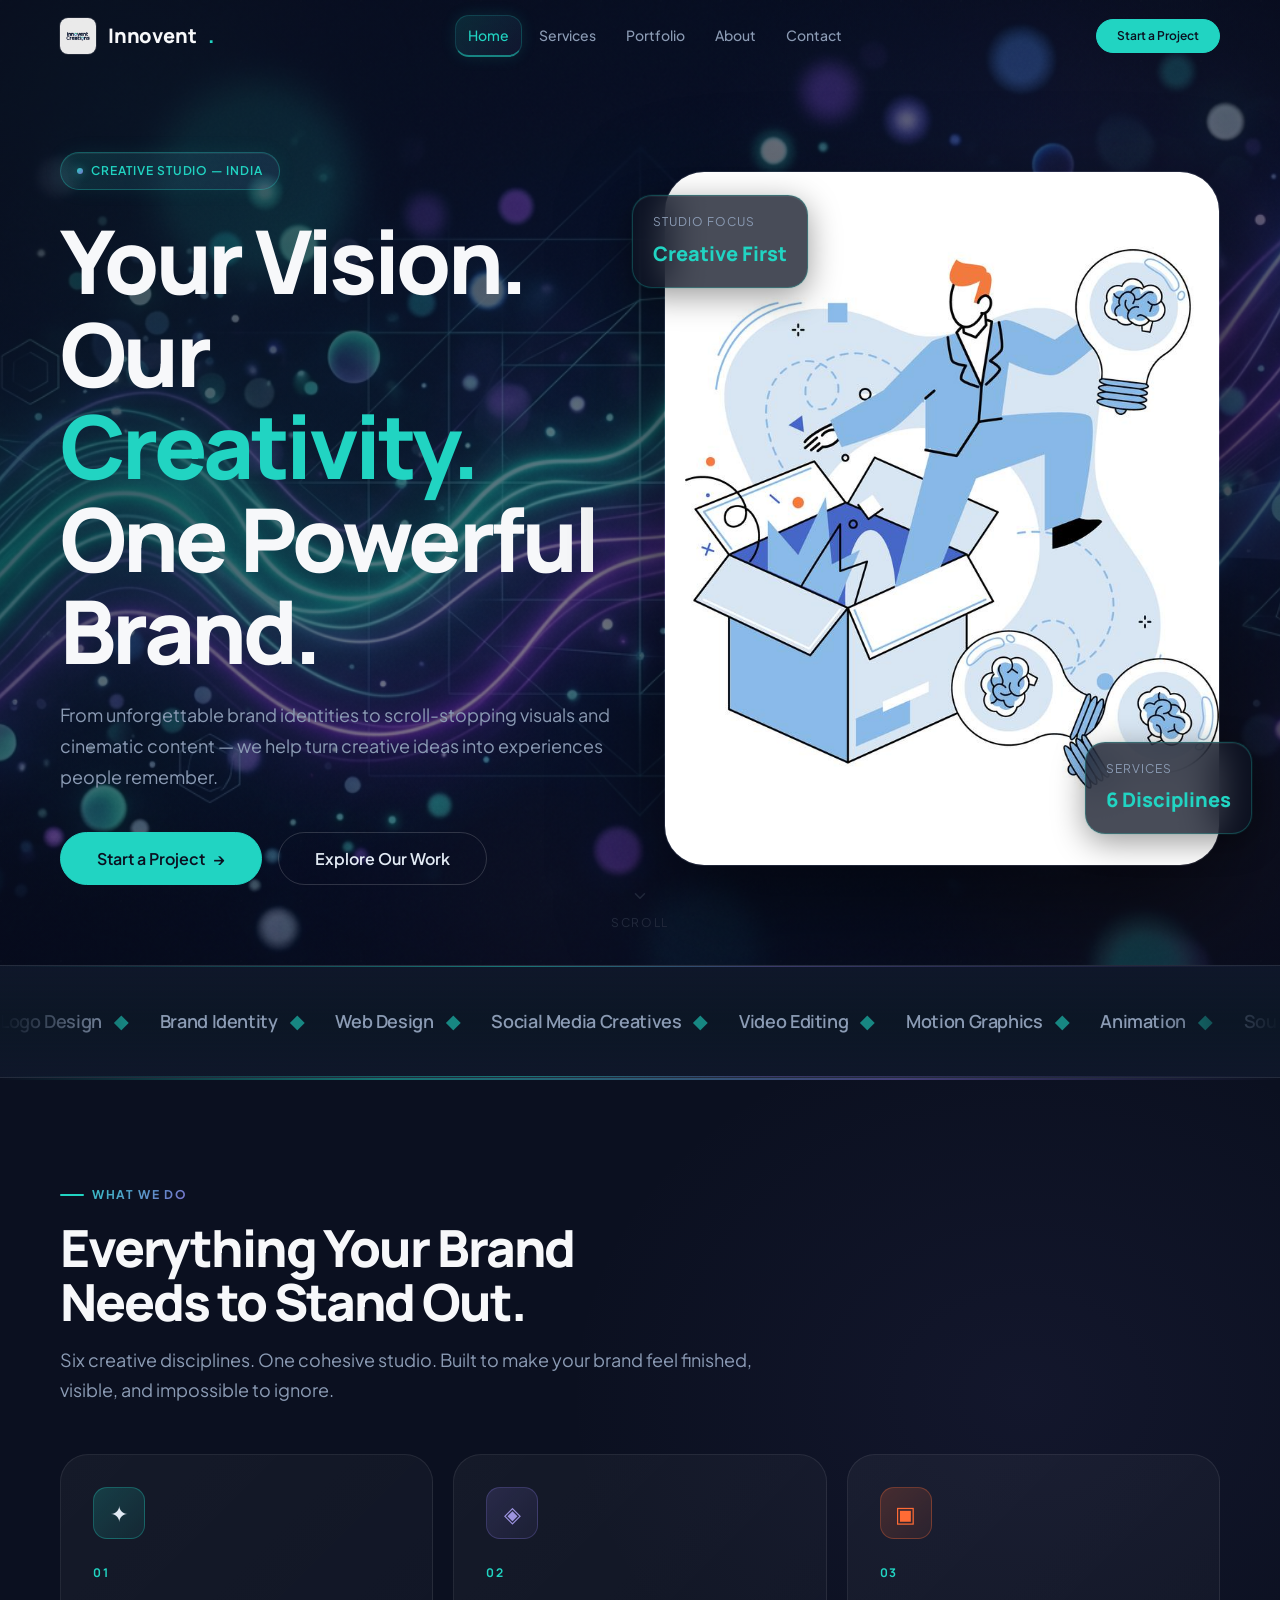
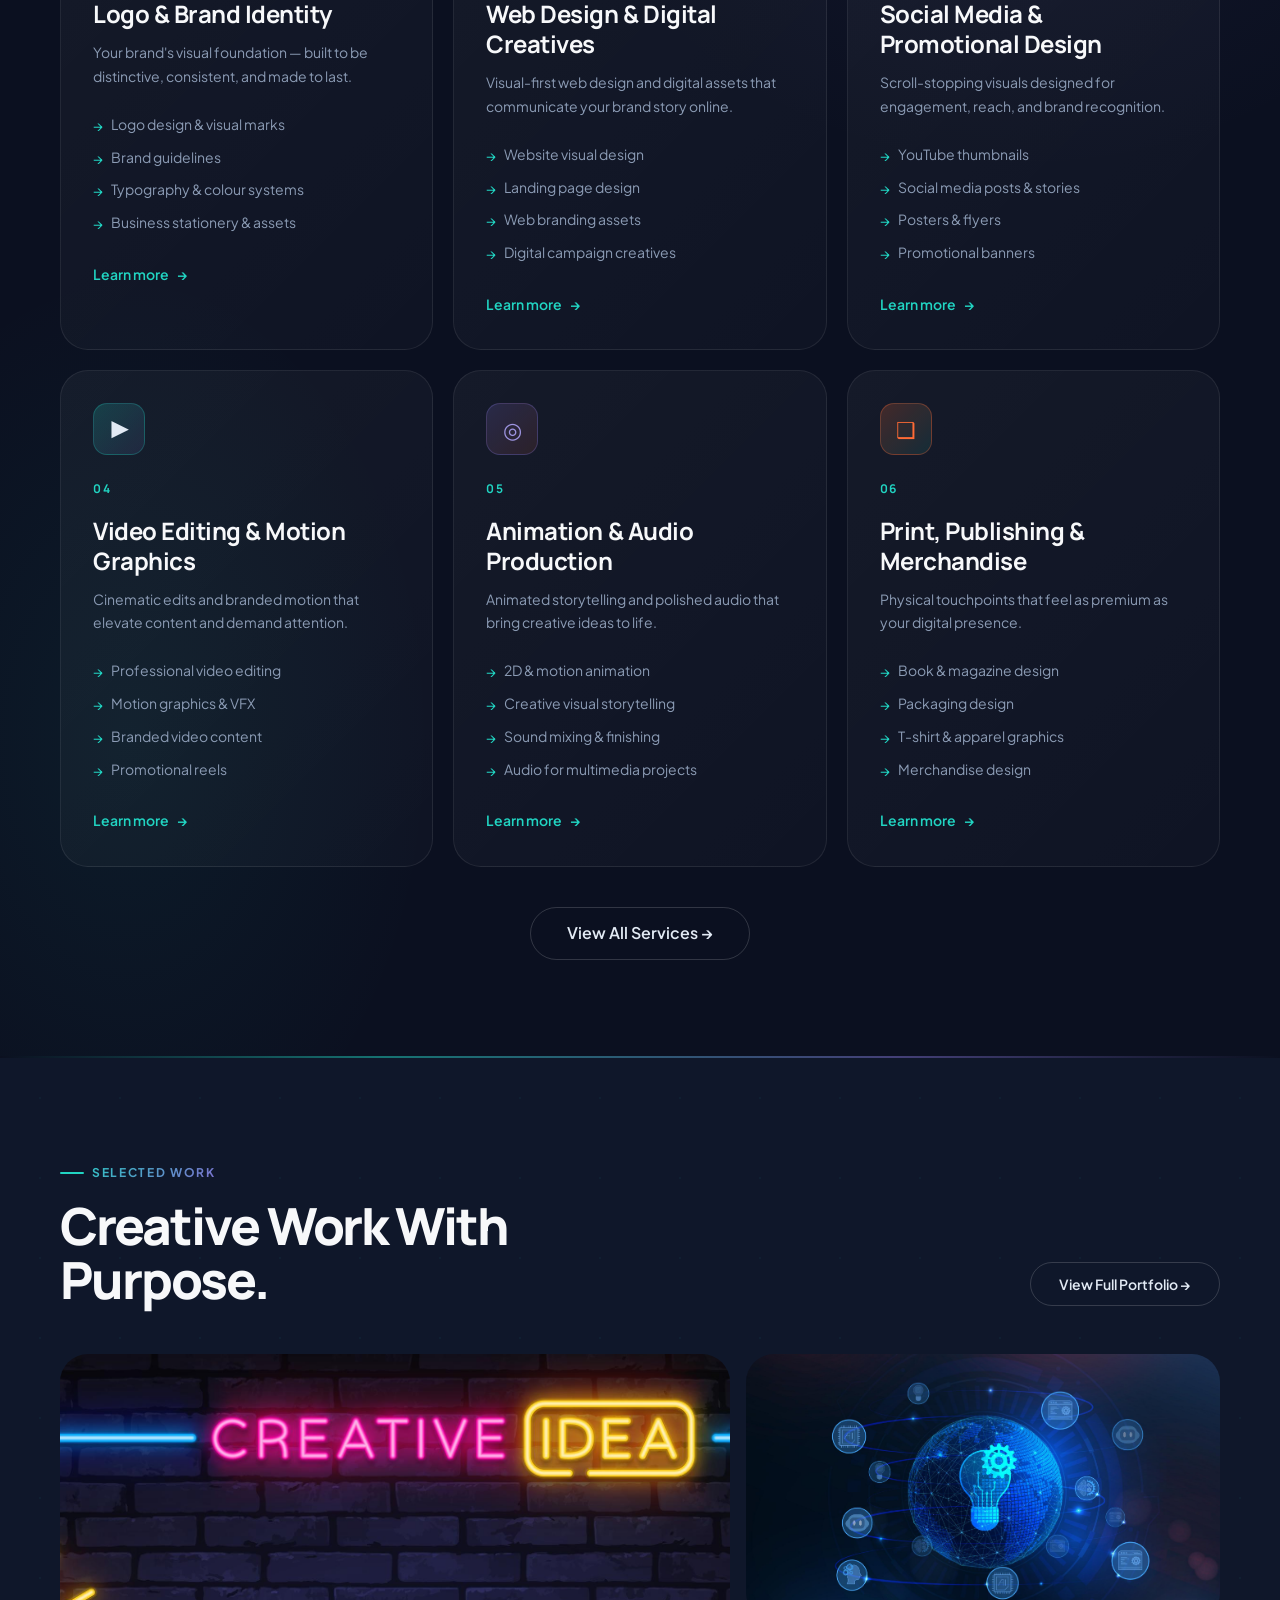
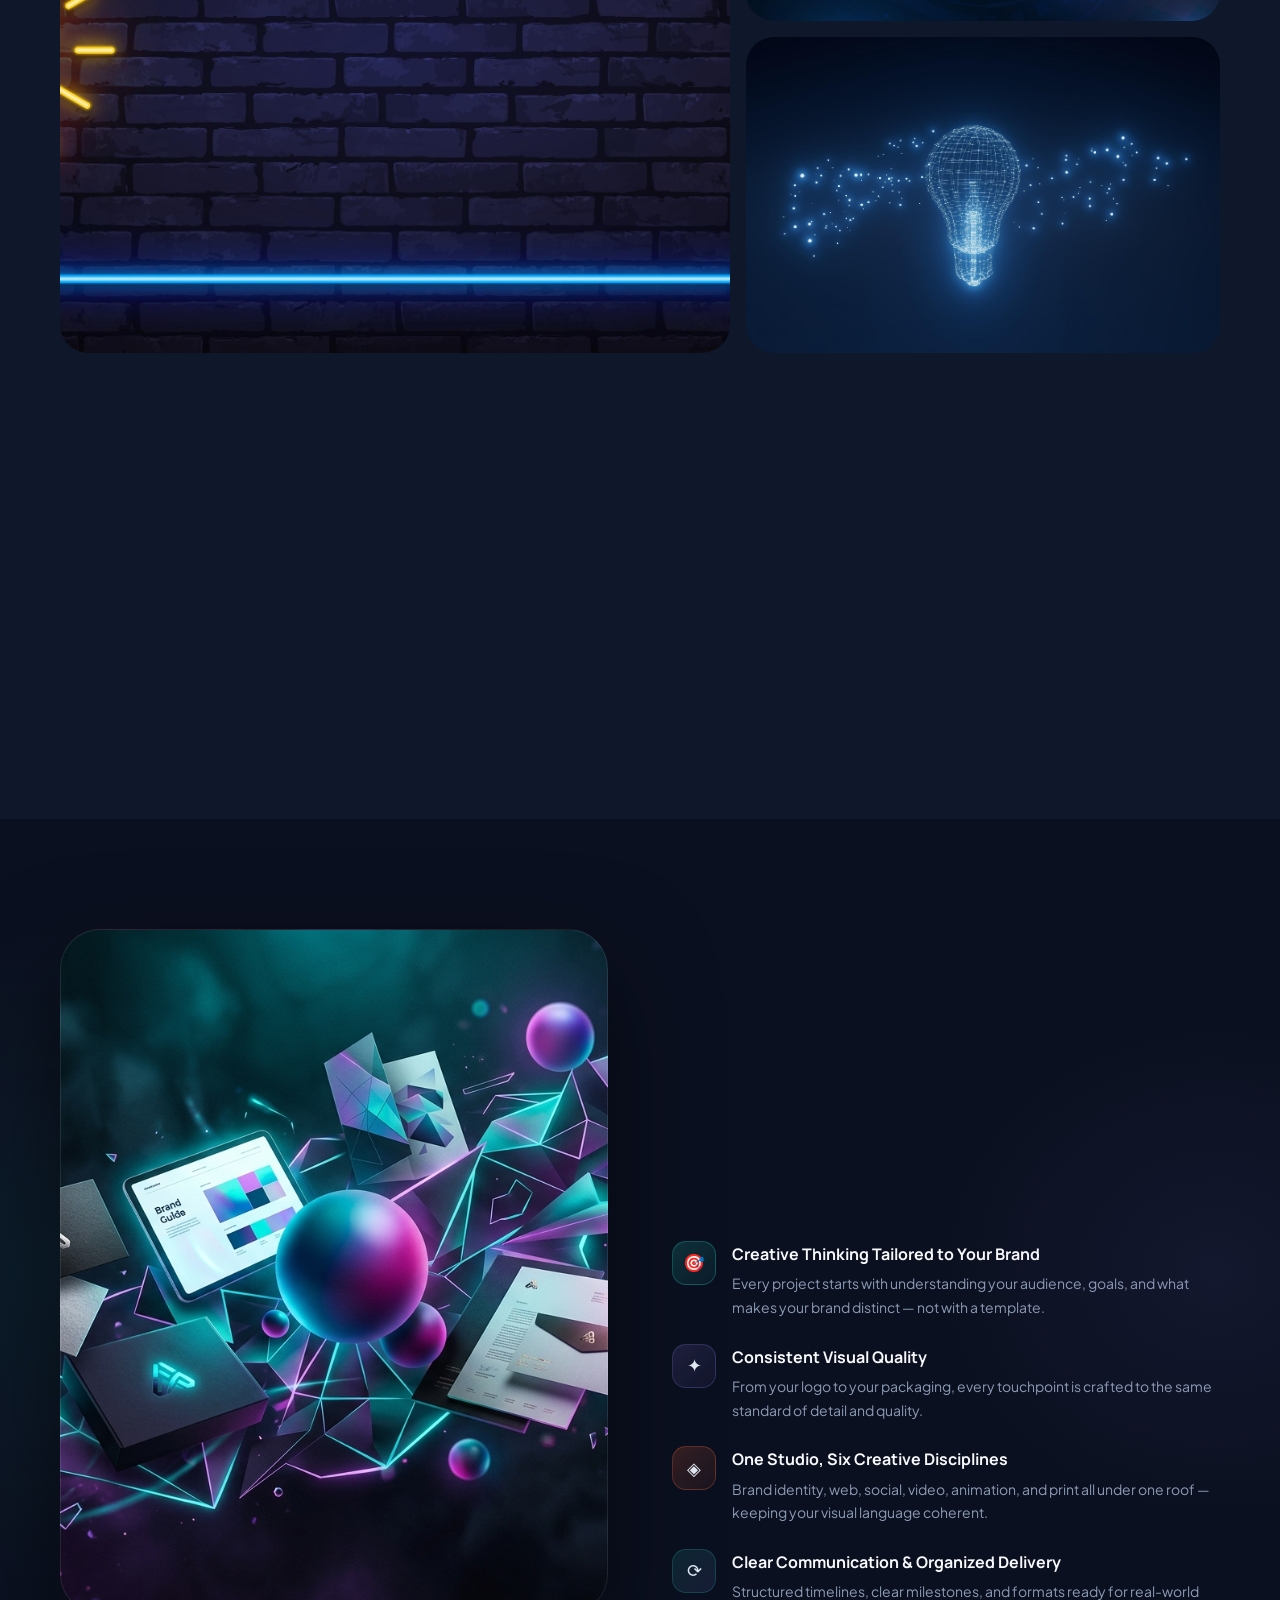
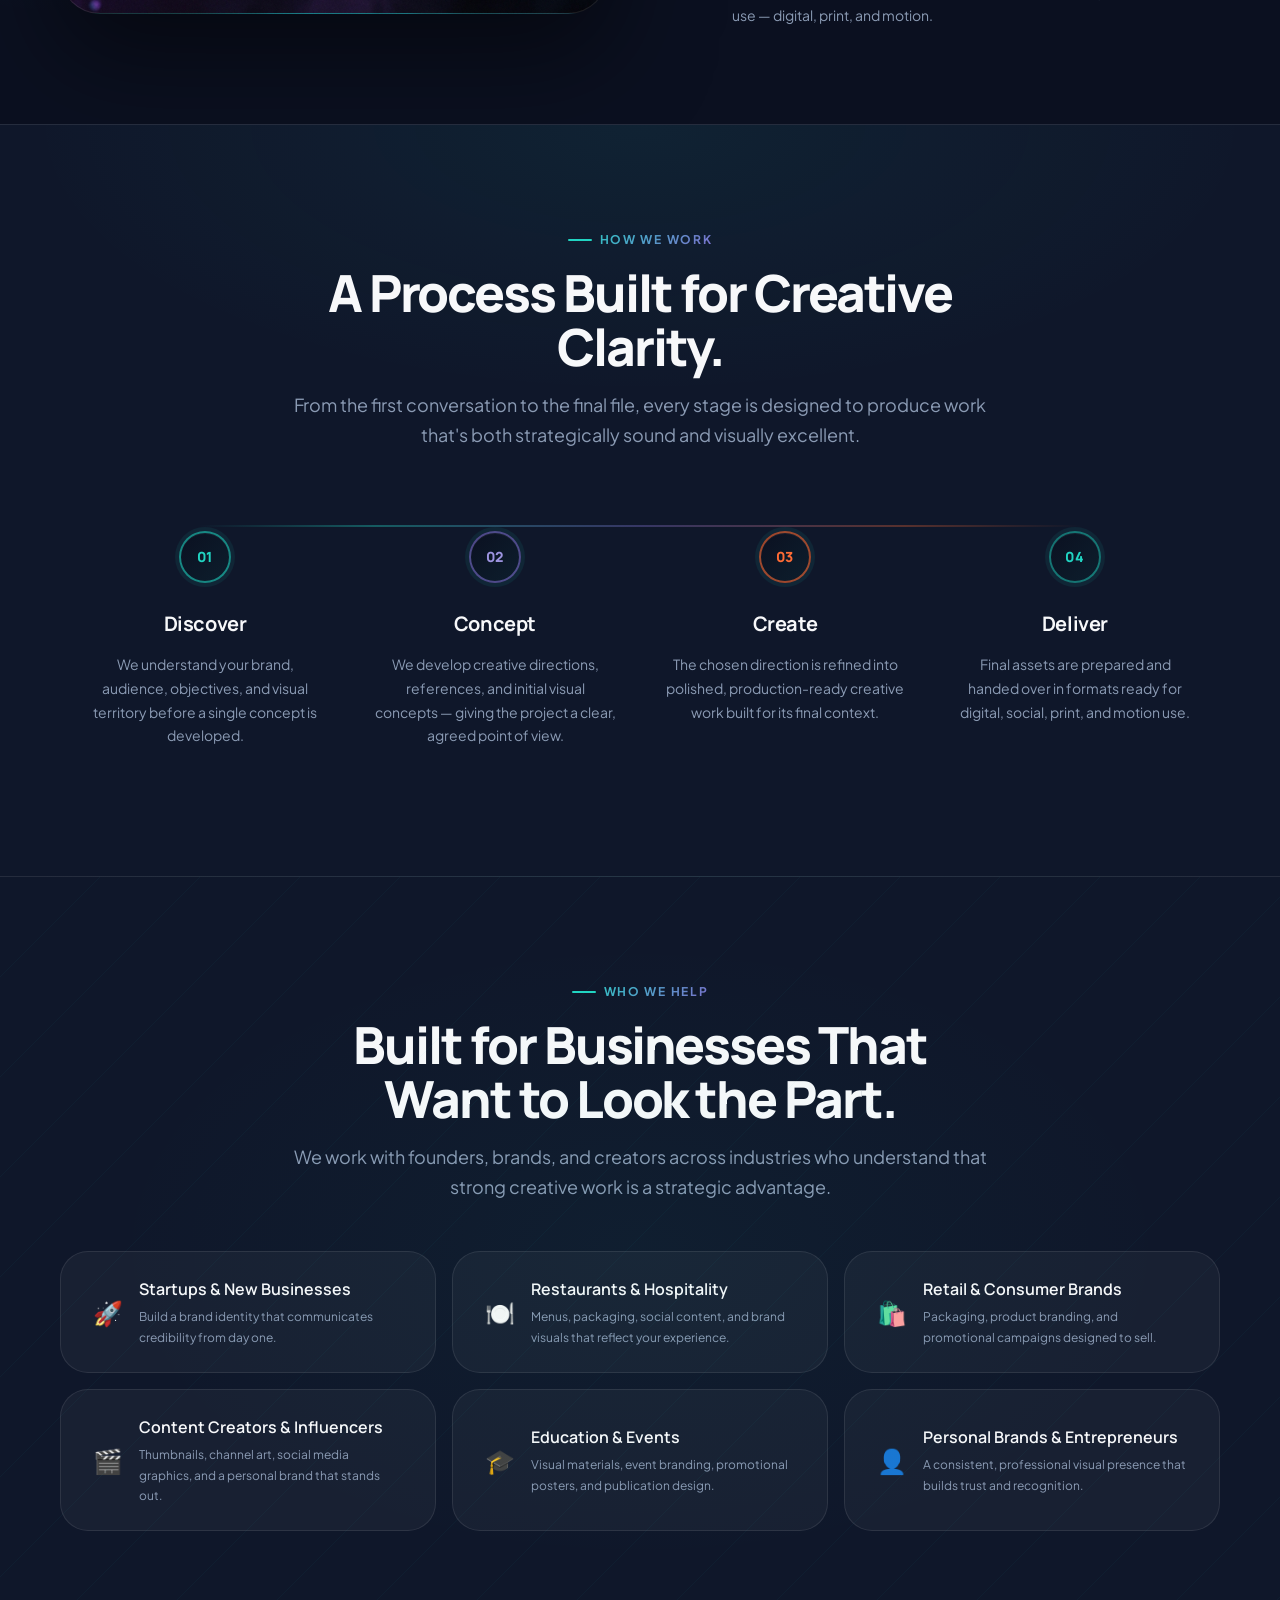
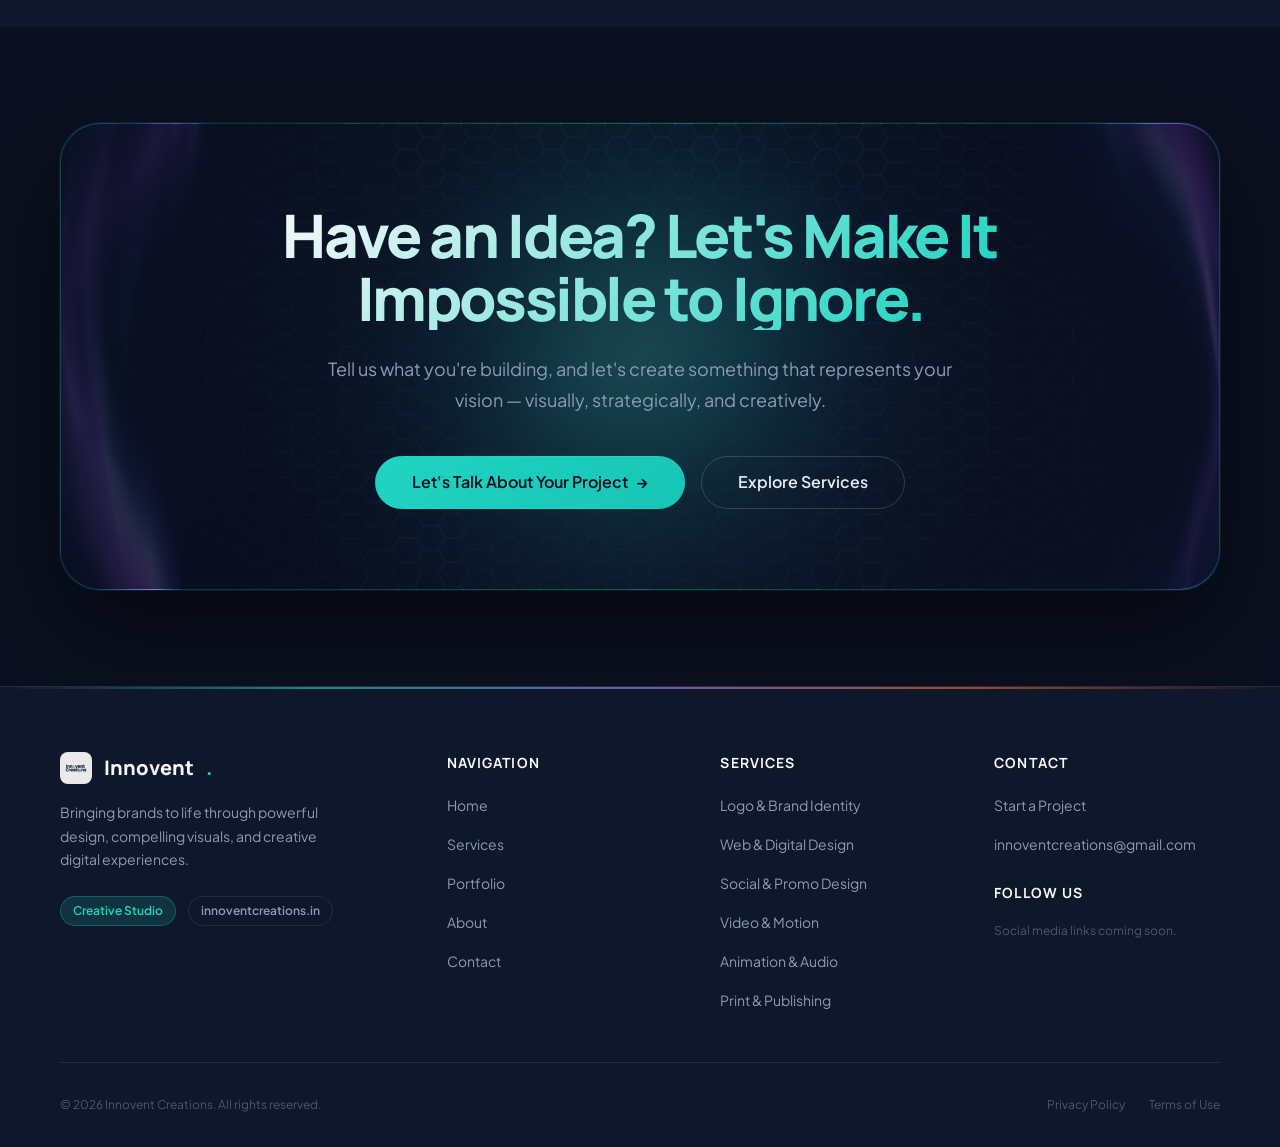
<file: index.html>
<!DOCTYPE html>
<html lang="en">
<head>
  <meta charset="UTF-8" />
  <meta name="viewport" content="width=device-width, initial-scale=1.0" />
  <title>Innovent Creations | Creative Design & Branding Studio</title>
  <meta name="description" content="Innovent Creations is a premium creative studio offering logo design, brand identity, web design, video editing, motion graphics, animation, and print design. Based in India." />
  <meta name="keywords" content="creative studio, logo design, brand identity, web design, graphic design, video editing, motion graphics, animation, packaging design, Innovent Creations" />
  <link rel="canonical" href="https://innoventcreations.in/" />

  <!-- Open Graph -->
  <meta property="og:type" content="website" />
  <meta property="og:title" content="Innovent Creations | Creative Design & Branding Studio" />
  <meta property="og:description" content="From brand identities to motion graphics and packaging, Innovent Creations builds creative work that makes brands impossible to ignore." />
  <meta property="og:url" content="https://innoventcreations.in/" />
  <meta property="og:site_name" content="Innovent Creations" />

  <!-- Fonts -->
  <link rel="preconnect" href="https://fonts.googleapis.com" />
  <link rel="preconnect" href="https://fonts.gstatic.com" crossorigin />
  <link href="https://fonts.googleapis.com/css2?family=Manrope:wght@300;400;500;600;700;800&family=Plus+Jakarta+Sans:wght@400;500;600;700;800&display=swap" rel="stylesheet" />

  <!-- Styles -->
  <link rel="stylesheet" href="./css/tokens.css" />
  <link rel="stylesheet" href="./css/base.css" />
  <link rel="stylesheet" href="./css/layout.css" />
  <link rel="stylesheet" href="./css/components.css" />
  <link rel="stylesheet" href="./css/home.css" />
  <link rel="stylesheet" href="./css/visuals.css" />
</head>
<body>

<!-- PAGE LOADER: Home (Digital Innovation & Creative Studio) -->
<div class="page-loader" id="page-loader" data-page="home" aria-hidden="true">
  <div class="page-loader__bar"></div>
  <div class="page-loader__backdrop"></div>
  <div class="page-loader__card">
    <div class="page-loader__icon-box">
      <img src="./assets/logo.jpeg" alt="Innovent" class="page-loader__logo" />
      <span class="page-loader__ring"></span>
      <span class="page-loader__ring-pulse"></span>
    </div>
    <div class="page-loader__text-wrap">
      <div class="page-loader__brand">Innovent<span class="page-loader__dot">.</span></div>
      <div class="page-loader__title">Digital Innovation &amp; Creative Studio</div>
      <div class="page-loader__tagline">Engineering Next-Gen Digital Products</div>
    </div>
    <div class="page-loader__meter"><div class="page-loader__fill"></div></div>
    <div class="page-loader__status">
      <span class="page-loader__status-pip"></span>
      <span class="page-loader__status-text">✦ Initializing Digital Experience</span>
    </div>
  </div>
</div>
<script>
  (function(){
    function hideLoader() {
      var el = document.getElementById('page-loader');
      if (el) { el.classList.add('loaded'); el.classList.remove('entering'); }
    }
    if (document.readyState === 'complete' || document.readyState === 'interactive') {
      setTimeout(hideLoader, 200);
    } else {
      window.addEventListener('DOMContentLoaded', function() { setTimeout(hideLoader, 200); });
      window.addEventListener('load', function() { setTimeout(hideLoader, 200); });
    }
    setTimeout(hideLoader, 380);
  })();
</script>

<!-- ────────────────────────────────────────
     NAVIGATION
──────────────────────────────────────── -->
<nav class="nav" role="navigation" aria-label="Main navigation">
  <div class="container">
    <div class="nav__inner">
      <a href="./index.html" class="nav__brand" aria-label="Innovent Creations — Home">
        <img src="./assets/logo.jpeg" alt="Innovent Creations logo" class="nav__brand-logo" />
        Innovent<span class="nav__brand-dot">.</span>
      </a>

      <div class="nav__links" role="menubar">
        <a href="./index.html" class="nav__link active" role="menuitem">Home</a>
        <a href="./pages/services.html" class="nav__link" role="menuitem">Services</a>
        <a href="./pages/portfolio.html" class="nav__link" role="menuitem">Portfolio</a>
        <a href="./pages/about.html" class="nav__link" role="menuitem">About</a>
        <a href="./pages/contact.html" class="nav__link" role="menuitem">Contact</a>
      </div>

      <div class="nav__actions">
        <a href="./pages/contact.html" class="btn btn--primary btn--sm">Start a Project</a>
        <button class="nav__hamburger" id="hamburger" aria-label="Toggle menu" aria-expanded="false" aria-controls="mobile-menu">
          <span></span>
          <span></span>
          <span></span>
        </button>
      </div>
    </div>
  </div>
</nav>

<!-- Mobile Menu -->
<div class="nav__mobile" id="mobile-menu" role="dialog" aria-label="Mobile navigation" aria-modal="true">
  <nav class="nav__mobile-links">
    <a href="./index.html" class="nav__mobile-link">Home</a>
    <a href="./pages/services.html" class="nav__mobile-link">Services</a>
    <a href="./pages/portfolio.html" class="nav__mobile-link">Portfolio</a>
    <a href="./pages/about.html" class="nav__mobile-link">About</a>
    <a href="./pages/contact.html" class="nav__mobile-link">Contact</a>
  </nav>
  <a href="./pages/contact.html" class="btn btn--primary btn--lg" style="align-self:flex-start">Start a Project →</a>
</div>

<main>

<!-- ────────────────────────────────────────
     HERO
──────────────────────────────────────── -->
<section class="hero" id="hero">
  <!-- Animated gradient orbs -->
  <div class="hero__orb hero__orb--1" aria-hidden="true"></div>
  <div class="hero__orb hero__orb--2" aria-hidden="true"></div>
  <div class="hero__orb hero__orb--3" aria-hidden="true"></div>
  <div class="container">
    <div class="hero__inner">
      <div class="hero__left">
        <div class="hero__badge reveal">
          <span class="hero__badge-dot"></span>
          Creative Studio — India
        </div>
        <h1 class="hero__title reveal" data-delay="1">
          <span class="hero__title-line">Your Vision.</span>
          <span class="hero__title-line">Our <em>Creativity.</em></span>
          <span class="hero__title-line">One Powerful Brand.</span>
        </h1>
        <p class="hero__sub reveal" data-delay="2">
          From unforgettable brand identities to scroll-stopping visuals and cinematic content — we help turn creative ideas into experiences people remember.
        </p>
        <div class="hero__actions reveal" data-delay="3">
          <a href="./pages/contact.html" class="btn btn--primary btn--lg">
            Start a Project
            <span class="btn__arrow">→</span>
          </a>
          <a href="./pages/portfolio.html" class="btn btn--outline btn--lg">
            Explore Our Work
          </a>
        </div>
      </div>

      <div class="hero__right reveal" data-delay="2">
        <div class="hero__float-card hero__float-card--tl reveal" data-delay="4">
          <div class="hero__float-label">Studio Focus</div>
          <div class="hero__float-val">Creative First</div>
        </div>
        <div class="hero__img-wrapper">
          <img src="./assets/poster.jpg" alt="Innovent Creations creative showcase" class="hero__main-img" />
        </div>
        <div class="hero__float-card hero__float-card--br reveal" data-delay="5">
          <div class="hero__float-label">Services</div>
          <div class="hero__float-val">6 Disciplines</div>
        </div>
      </div>
    </div>
  </div>

  <div class="hero__scroll-hint" aria-hidden="true">
    <svg width="18" height="18" viewBox="0 0 24 24" fill="none" stroke="currentColor" stroke-width="2" stroke-linecap="round" stroke-linejoin="round">
      <polyline points="6 9 12 15 18 9"></polyline>
    </svg>
    Scroll
  </div>
</section>

<!-- ────────────────────────────────────────
     CAPABILITIES TICKER
──────────────────────────────────────── -->
<section class="ticker-section" aria-label="Our creative capabilities">
  <div class="marquee">
    <div class="marquee__track" id="marquee-track">
      <span class="marquee__item">Logo Design <span class="marquee__sep" aria-hidden="true">◆</span></span>
      <span class="marquee__item">Brand Identity <span class="marquee__sep" aria-hidden="true">◆</span></span>
      <span class="marquee__item">Web Design <span class="marquee__sep" aria-hidden="true">◆</span></span>
      <span class="marquee__item">Social Media Creatives <span class="marquee__sep" aria-hidden="true">◆</span></span>
      <span class="marquee__item">Video Editing <span class="marquee__sep" aria-hidden="true">◆</span></span>
      <span class="marquee__item">Motion Graphics <span class="marquee__sep" aria-hidden="true">◆</span></span>
      <span class="marquee__item">Animation <span class="marquee__sep" aria-hidden="true">◆</span></span>
      <span class="marquee__item">Sound Mixing <span class="marquee__sep" aria-hidden="true">◆</span></span>
      <span class="marquee__item">Packaging Design <span class="marquee__sep" aria-hidden="true">◆</span></span>
      <span class="marquee__item">Book & Magazine Design <span class="marquee__sep" aria-hidden="true">◆</span></span>
      <span class="marquee__item">Merchandise Graphics <span class="marquee__sep" aria-hidden="true">◆</span></span>
    </div>
  </div>
</section>

<hr class="gradient-divider" aria-hidden="true" />

<!-- ────────────────────────────────────────
     SERVICES OVERVIEW
──────────────────────────────────────── -->
<section class="section services-section" id="services">
  <div class="container">
    <div class="section-head reveal">
      <span class="section-label">What We Do</span>
      <h2>Everything Your Brand Needs to Stand Out.</h2>
      <p>Six creative disciplines. One cohesive studio. Built to make your brand feel finished, visible, and impossible to ignore.</p>
    </div>

    <div class="services-grid">
      <!-- 1 -->
      <article class="service-card reveal" data-delay="1">
        <div class="service-card__icon" aria-hidden="true">✦</div>
        <div class="service-card__num">01</div>
        <h3 class="service-card__title">Logo & Brand Identity</h3>
        <p class="service-card__desc">Your brand's visual foundation — built to be distinctive, consistent, and made to last.</p>
        <ul class="service-card__list" aria-label="Deliverables">
          <li class="service-card__list-item">Logo design & visual marks</li>
          <li class="service-card__list-item">Brand guidelines</li>
          <li class="service-card__list-item">Typography & colour systems</li>
          <li class="service-card__list-item">Business stationery & assets</li>
        </ul>
        <a href="./pages/services.html#branding" class="service-card__link">Learn more <span aria-hidden="true">→</span></a>
      </article>

      <!-- 2 -->
      <article class="service-card reveal" data-delay="2">
        <div class="service-card__icon" aria-hidden="true">◈</div>
        <div class="service-card__num">02</div>
        <h3 class="service-card__title">Web Design & Digital Creatives</h3>
        <p class="service-card__desc">Visual-first web design and digital assets that communicate your brand story online.</p>
        <ul class="service-card__list" aria-label="Deliverables">
          <li class="service-card__list-item">Website visual design</li>
          <li class="service-card__list-item">Landing page design</li>
          <li class="service-card__list-item">Web branding assets</li>
          <li class="service-card__list-item">Digital campaign creatives</li>
        </ul>
        <a href="./pages/services.html#web" class="service-card__link">Learn more <span aria-hidden="true">→</span></a>
      </article>

      <!-- 3 -->
      <article class="service-card reveal" data-delay="3">
        <div class="service-card__icon" aria-hidden="true">▣</div>
        <div class="service-card__num">03</div>
        <h3 class="service-card__title">Social Media & Promotional Design</h3>
        <p class="service-card__desc">Scroll-stopping visuals designed for engagement, reach, and brand recognition.</p>
        <ul class="service-card__list" aria-label="Deliverables">
          <li class="service-card__list-item">YouTube thumbnails</li>
          <li class="service-card__list-item">Social media posts & stories</li>
          <li class="service-card__list-item">Posters & flyers</li>
          <li class="service-card__list-item">Promotional banners</li>
        </ul>
        <a href="./pages/services.html#social" class="service-card__link">Learn more <span aria-hidden="true">→</span></a>
      </article>

      <!-- 4 -->
      <article class="service-card reveal" data-delay="1">
        <div class="service-card__icon" aria-hidden="true">▶</div>
        <div class="service-card__num">04</div>
        <h3 class="service-card__title">Video Editing & Motion Graphics</h3>
        <p class="service-card__desc">Cinematic edits and branded motion that elevate content and demand attention.</p>
        <ul class="service-card__list" aria-label="Deliverables">
          <li class="service-card__list-item">Professional video editing</li>
          <li class="service-card__list-item">Motion graphics & VFX</li>
          <li class="service-card__list-item">Branded video content</li>
          <li class="service-card__list-item">Promotional reels</li>
        </ul>
        <a href="./pages/services.html#video" class="service-card__link">Learn more <span aria-hidden="true">→</span></a>
      </article>

      <!-- 5 -->
      <article class="service-card reveal" data-delay="2">
        <div class="service-card__icon" aria-hidden="true">◎</div>
        <div class="service-card__num">05</div>
        <h3 class="service-card__title">Animation & Audio Production</h3>
        <p class="service-card__desc">Animated storytelling and polished audio that bring creative ideas to life.</p>
        <ul class="service-card__list" aria-label="Deliverables">
          <li class="service-card__list-item">2D & motion animation</li>
          <li class="service-card__list-item">Creative visual storytelling</li>
          <li class="service-card__list-item">Sound mixing & finishing</li>
          <li class="service-card__list-item">Audio for multimedia projects</li>
        </ul>
        <a href="./pages/services.html#animation" class="service-card__link">Learn more <span aria-hidden="true">→</span></a>
      </article>

      <!-- 6 -->
      <article class="service-card reveal" data-delay="3">
        <div class="service-card__icon" aria-hidden="true">❑</div>
        <div class="service-card__num">06</div>
        <h3 class="service-card__title">Print, Publishing & Merchandise</h3>
        <p class="service-card__desc">Physical touchpoints that feel as premium as your digital presence.</p>
        <ul class="service-card__list" aria-label="Deliverables">
          <li class="service-card__list-item">Book & magazine design</li>
          <li class="service-card__list-item">Packaging design</li>
          <li class="service-card__list-item">T-shirt & apparel graphics</li>
          <li class="service-card__list-item">Merchandise design</li>
        </ul>
        <a href="./pages/services.html#print" class="service-card__link">Learn more <span aria-hidden="true">→</span></a>
      </article>
    </div>

    <div class="text-center" style="margin-top: var(--sp-10);">
      <a href="./pages/services.html" class="btn btn--outline btn--lg">View All Services →</a>
    </div>
  </div>
</section>

<hr class="gradient-divider" aria-hidden="true" />

<!-- ────────────────────────────────────────
     SELECTED WORK
──────────────────────────────────────── -->
<section class="section work-section" id="work">
  <div class="container">
    <div class="section-head reveal" style="display:flex; justify-content:space-between; align-items:flex-end; flex-wrap:wrap; gap:var(--sp-4);">
      <div>
        <span class="section-label">Selected Work</span>
        <h2>Creative Work With Purpose.</h2>
      </div>
      <a href="./pages/portfolio.html" class="btn btn--outline reveal" data-delay="1">View Full Portfolio →</a>
    </div>

    <div class="work-grid">
      <div class="work-item work-item--large reveal" data-delay="1">
        <img src="./assets/work1.jpg" alt="Brand identity and logo design concept" class="work-item__img" loading="lazy" />
        <div class="work-item__overlay">
          <p class="work-item__cat">Branding</p>
          <h3 class="work-item__title">Brand Identity Concept</h3>
        </div>
      </div>
      <div class="work-item work-item--med reveal" data-delay="2">
        <img src="./assets/work2.jpg" alt="Web design and digital creative" class="work-item__img" loading="lazy" />
        <div class="work-item__overlay">
          <p class="work-item__cat">Digital Design</p>
          <h3 class="work-item__title">Digital Creative</h3>
        </div>
      </div>
      <div class="work-item work-item--med reveal" data-delay="3">
        <img src="./assets/work3.jpg" alt="Poster and promotional design" class="work-item__img" loading="lazy" />
        <div class="work-item__overlay">
          <p class="work-item__cat">Social & Promo</p>
          <h3 class="work-item__title">Promotional Poster</h3>
        </div>
      </div>
      <div class="work-item work-item--med reveal" data-delay="4">
        <img src="./assets/work4.jpg" alt="Logo and brand identity design series" class="work-item__img" loading="lazy" />
        <div class="work-item__overlay">
          <p class="work-item__cat">Branding</p>
          <h3 class="work-item__title">Logo Identity Series</h3>
        </div>
      </div>
      <div class="work-item work-item--med reveal" data-delay="5">
        <img src="./assets/work5.jpg" alt="Social media and content design templates" class="work-item__img" loading="lazy" />
        <div class="work-item__overlay">
          <p class="work-item__cat">Social &amp; Promo</p>
          <h3 class="work-item__title">Social Media Kit</h3>
        </div>
      </div>
    </div>
  </div>
</section>

<!-- ────────────────────────────────────────
     WHY INNOVENT
──────────────────────────────────────── -->
<section class="section why-section" id="why">
  <div class="container">
    <div class="why-grid">
      <div class="why__left reveal">
        <div class="why__visual">
          <img src="./assets/poster.jpg" alt="Innovent Creations creative work" loading="lazy" />
        </div>
      </div>

      <div class="why__right">
        <div class="reveal">
          <span class="section-label">Why Choose Us</span>
          <h2 style="font-family:var(--font-display); font-size:clamp(2rem,4vw,3rem); font-weight:var(--fw-extrabold); color:var(--c-white); line-height:var(--lh-tight); letter-spacing:var(--ls-tight); max-width:16ch; margin-bottom:var(--sp-4);">
            More Than Good Design. Creative Work With Purpose.
          </h2>
          <p style="font-size:var(--fs-base); color:var(--c-muted); line-height:var(--lh-relaxed); margin-bottom:var(--sp-6); max-width:46ch;">
            We don't just make things look good. We create visuals that communicate your brand's value, build recognition, and support the business goals behind every project.
          </p>
        </div>

        <ul class="why__list">
          <li class="why-item reveal" data-delay="1">
            <div class="why-item__icon" aria-hidden="true">🎯</div>
            <div>
              <h3 class="why-item__title">Creative Thinking Tailored to Your Brand</h3>
              <p class="why-item__desc">Every project starts with understanding your audience, goals, and what makes your brand distinct — not with a template.</p>
            </div>
          </li>
          <li class="why-item reveal" data-delay="2">
            <div class="why-item__icon" aria-hidden="true">✦</div>
            <div>
              <h3 class="why-item__title">Consistent Visual Quality</h3>
              <p class="why-item__desc">From your logo to your packaging, every touchpoint is crafted to the same standard of detail and quality.</p>
            </div>
          </li>
          <li class="why-item reveal" data-delay="3">
            <div class="why-item__icon" aria-hidden="true">◈</div>
            <div>
              <h3 class="why-item__title">One Studio, Six Creative Disciplines</h3>
              <p class="why-item__desc">Brand identity, web, social, video, animation, and print all under one roof — keeping your visual language coherent.</p>
            </div>
          </li>
          <li class="why-item reveal" data-delay="4">
            <div class="why-item__icon" aria-hidden="true">⟳</div>
            <div>
              <h3 class="why-item__title">Clear Communication & Organized Delivery</h3>
              <p class="why-item__desc">Structured timelines, clear milestones, and formats ready for real-world use — digital, print, and motion.</p>
            </div>
          </li>
        </ul>
      </div>
    </div>
  </div>
</section>

<!-- ────────────────────────────────────────
     PROCESS
──────────────────────────────────────── -->
<section class="section" style="background:var(--c-bg-3); border-top:1px solid var(--c-border); border-bottom:1px solid var(--c-border);" id="process">
  <div class="container">
    <div class="section-head section-head--centered reveal">
      <span class="section-label" style="justify-content:center;">How We Work</span>
      <h2 style="margin-inline:auto;">A Process Built for Creative Clarity.</h2>
      <p>From the first conversation to the final file, every stage is designed to produce work that's both strategically sound and visually excellent.</p>
    </div>

    <div class="process-grid">
      <div class="process-step reveal" data-delay="1">
        <div class="process-step__num" aria-label="Step 1">01</div>
        <h3 class="process-step__title">Discover</h3>
        <p class="process-step__desc">We understand your brand, audience, objectives, and visual territory before a single concept is developed.</p>
      </div>
      <div class="process-step reveal" data-delay="2">
        <div class="process-step__num" aria-label="Step 2">02</div>
        <h3 class="process-step__title">Concept</h3>
        <p class="process-step__desc">We develop creative directions, references, and initial visual concepts — giving the project a clear, agreed point of view.</p>
      </div>
      <div class="process-step reveal" data-delay="3">
        <div class="process-step__num" aria-label="Step 3">03</div>
        <h3 class="process-step__title">Create</h3>
        <p class="process-step__desc">The chosen direction is refined into polished, production-ready creative work built for its final context.</p>
      </div>
      <div class="process-step reveal" data-delay="4">
        <div class="process-step__num" aria-label="Step 4">04</div>
        <h3 class="process-step__title">Deliver</h3>
        <p class="process-step__desc">Final assets are prepared and handed over in formats ready for digital, social, print, and motion use.</p>
      </div>
    </div>
  </div>
</section>

<!-- ────────────────────────────────────────
     INDUSTRIES
──────────────────────────────────────── -->
<section class="section industries-section" id="industries">
  <div class="container">
    <div class="section-head section-head--centered reveal">
      <span class="section-label" style="justify-content:center;">Who We Help</span>
      <h2 style="margin-inline:auto;">Built for Businesses That Want to Look the Part.</h2>
      <p>We work with founders, brands, and creators across industries who understand that strong creative work is a strategic advantage.</p>
    </div>

    <div class="industries-grid">
      <div class="industry-card reveal" data-delay="1">
        <span class="industry-card__icon" aria-hidden="true">🚀</span>
        <div>
          <h3 class="industry-card__name">Startups & New Businesses</h3>
          <p class="industry-card__desc">Build a brand identity that communicates credibility from day one.</p>
        </div>
      </div>
      <div class="industry-card reveal" data-delay="2">
        <span class="industry-card__icon" aria-hidden="true">🍽️</span>
        <div>
          <h3 class="industry-card__name">Restaurants & Hospitality</h3>
          <p class="industry-card__desc">Menus, packaging, social content, and brand visuals that reflect your experience.</p>
        </div>
      </div>
      <div class="industry-card reveal" data-delay="3">
        <span class="industry-card__icon" aria-hidden="true">🛍️</span>
        <div>
          <h3 class="industry-card__name">Retail & Consumer Brands</h3>
          <p class="industry-card__desc">Packaging, product branding, and promotional campaigns designed to sell.</p>
        </div>
      </div>
      <div class="industry-card reveal" data-delay="1">
        <span class="industry-card__icon" aria-hidden="true">🎬</span>
        <div>
          <h3 class="industry-card__name">Content Creators & Influencers</h3>
          <p class="industry-card__desc">Thumbnails, channel art, social media graphics, and a personal brand that stands out.</p>
        </div>
      </div>
      <div class="industry-card reveal" data-delay="2">
        <span class="industry-card__icon" aria-hidden="true">🎓</span>
        <div>
          <h3 class="industry-card__name">Education & Events</h3>
          <p class="industry-card__desc">Visual materials, event branding, promotional posters, and publication design.</p>
        </div>
      </div>
      <div class="industry-card reveal" data-delay="3">
        <span class="industry-card__icon" aria-hidden="true">👤</span>
        <div>
          <h3 class="industry-card__name">Personal Brands & Entrepreneurs</h3>
          <p class="industry-card__desc">A consistent, professional visual presence that builds trust and recognition.</p>
        </div>
      </div>
    </div>
  </div>
</section>

<!-- ────────────────────────────────────────
     CTA
──────────────────────────────────────── -->
<section class="section cta-section" id="contact-cta">
  <div class="container">
    <div class="cta-panel reveal">
      <h2 class="cta-panel__title">Have an Idea? Let's Make It Impossible to Ignore.</h2>
      <p class="cta-panel__sub">Tell us what you're building, and let's create something that represents your vision — visually, strategically, and creatively.</p>
      <div class="cta-panel__actions">
        <a href="./pages/contact.html" class="btn btn--primary btn--lg">
          Let's Talk About Your Project
          <span class="btn__arrow">→</span>
        </a>
        <a href="./pages/services.html" class="btn btn--outline btn--lg">Explore Services</a>
      </div>
    </div>
  </div>
</section>

</main>

<!-- ────────────────────────────────────────
     FOOTER
──────────────────────────────────────── -->
<footer class="footer" role="contentinfo">
  <div class="container">
    <div class="footer__top">
      <div>
        <div class="footer__brand">
          <img src="./assets/logo.jpeg" alt="Innovent Creations" class="footer__brand-logo" />
          Innovent<span style="color:var(--c-teal)">.</span>
        </div>
        <p class="footer__tagline">Bringing brands to life through powerful design, compelling visuals, and creative digital experiences.</p>
        <div style="display:flex; gap:var(--sp-3); flex-wrap:wrap;">
          <span class="badge badge--teal">Creative Studio</span>
          <span class="badge badge--outline">innoventcreations.in</span>
        </div>
      </div>

      <div>
        <h3 class="footer__col-title">Navigation</h3>
        <ul class="footer__links">
          <li><a href="./index.html" class="footer__link">Home</a></li>
          <li><a href="./pages/services.html" class="footer__link">Services</a></li>
          <li><a href="./pages/portfolio.html" class="footer__link">Portfolio</a></li>
          <li><a href="./pages/about.html" class="footer__link">About</a></li>
          <li><a href="./pages/contact.html" class="footer__link">Contact</a></li>
        </ul>
      </div>

      <div>
        <h3 class="footer__col-title">Services</h3>
        <ul class="footer__links">
          <li><a href="./pages/services.html#branding" class="footer__link">Logo & Brand Identity</a></li>
          <li><a href="./pages/services.html#web" class="footer__link">Web & Digital Design</a></li>
          <li><a href="./pages/services.html#social" class="footer__link">Social & Promo Design</a></li>
          <li><a href="./pages/services.html#video" class="footer__link">Video & Motion</a></li>
          <li><a href="./pages/services.html#animation" class="footer__link">Animation & Audio</a></li>
          <li><a href="./pages/services.html#print" class="footer__link">Print & Publishing</a></li>
        </ul>
      </div>

      <div>
        <h3 class="footer__col-title">Contact</h3>
        <ul class="footer__links">
          <li><a href="./pages/contact.html" class="footer__link">Start a Project</a></li>
          <li><a href="mailto:innoventcreations@gmail.com" class="footer__link">innoventcreations@gmail.com</a></li>
        </ul>
        <div style="margin-top:var(--sp-6);">
          <h3 class="footer__col-title">Follow Us</h3>
          <p style="font-size:var(--fs-xs); color:var(--c-subtle); line-height:var(--lh-relaxed);">Social media links coming soon.</p>
        </div>
      </div>
    </div>

    <div class="footer__bottom">
      <p class="footer__copy">&copy; <span id="year"></span> Innovent Creations. All rights reserved.</p>
      <div class="footer__legal">
        <a href="./pages/privacy.html">Privacy Policy</a>
        <a href="./pages/terms.html">Terms of Use</a>
      </div>
    </div>
  </div>
</footer>

<script src="./js/main.js"></script>
<script>
  // Marquee duplication
  var t = document.getElementById('marquee-track');
  if (t) t.innerHTML += t.innerHTML;
  // Year
  var y = document.getElementById('year');
  if (y) y.textContent = new Date().getFullYear();
</script>
</body>
</html>
</file>
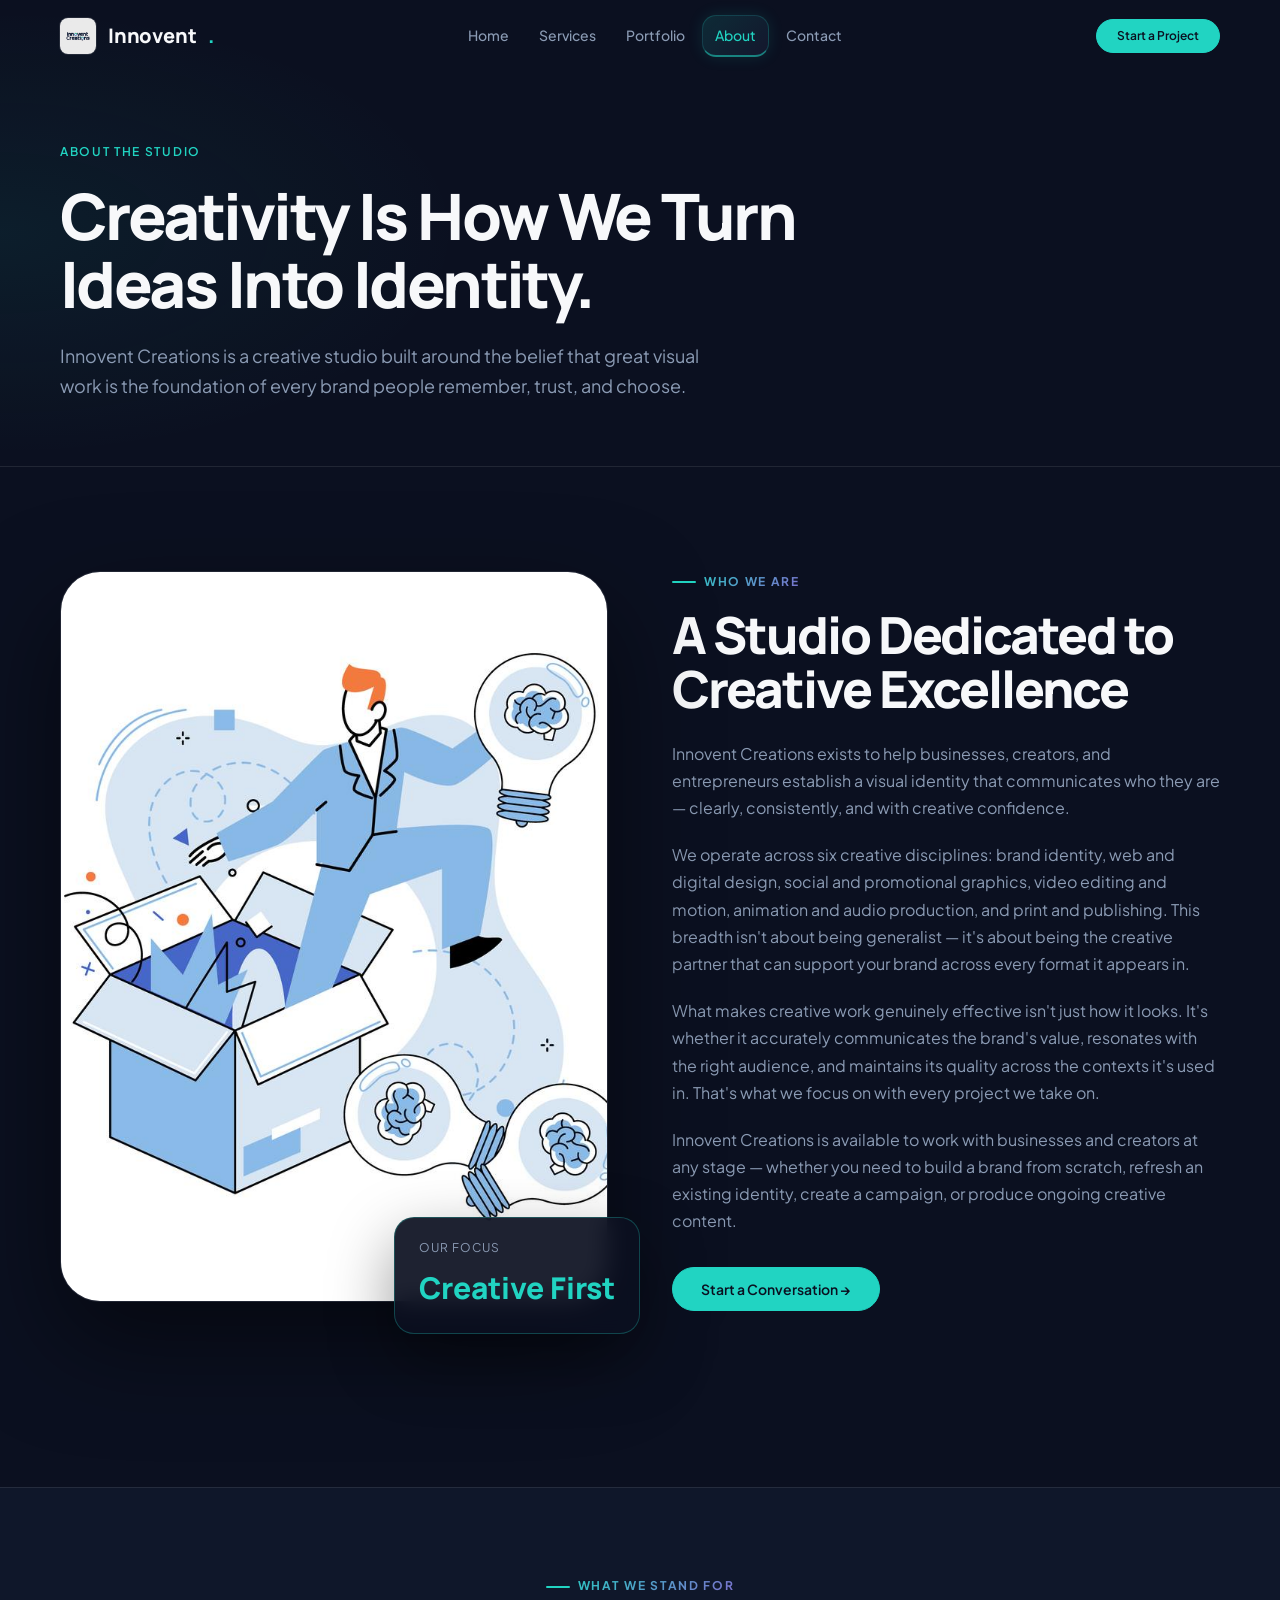
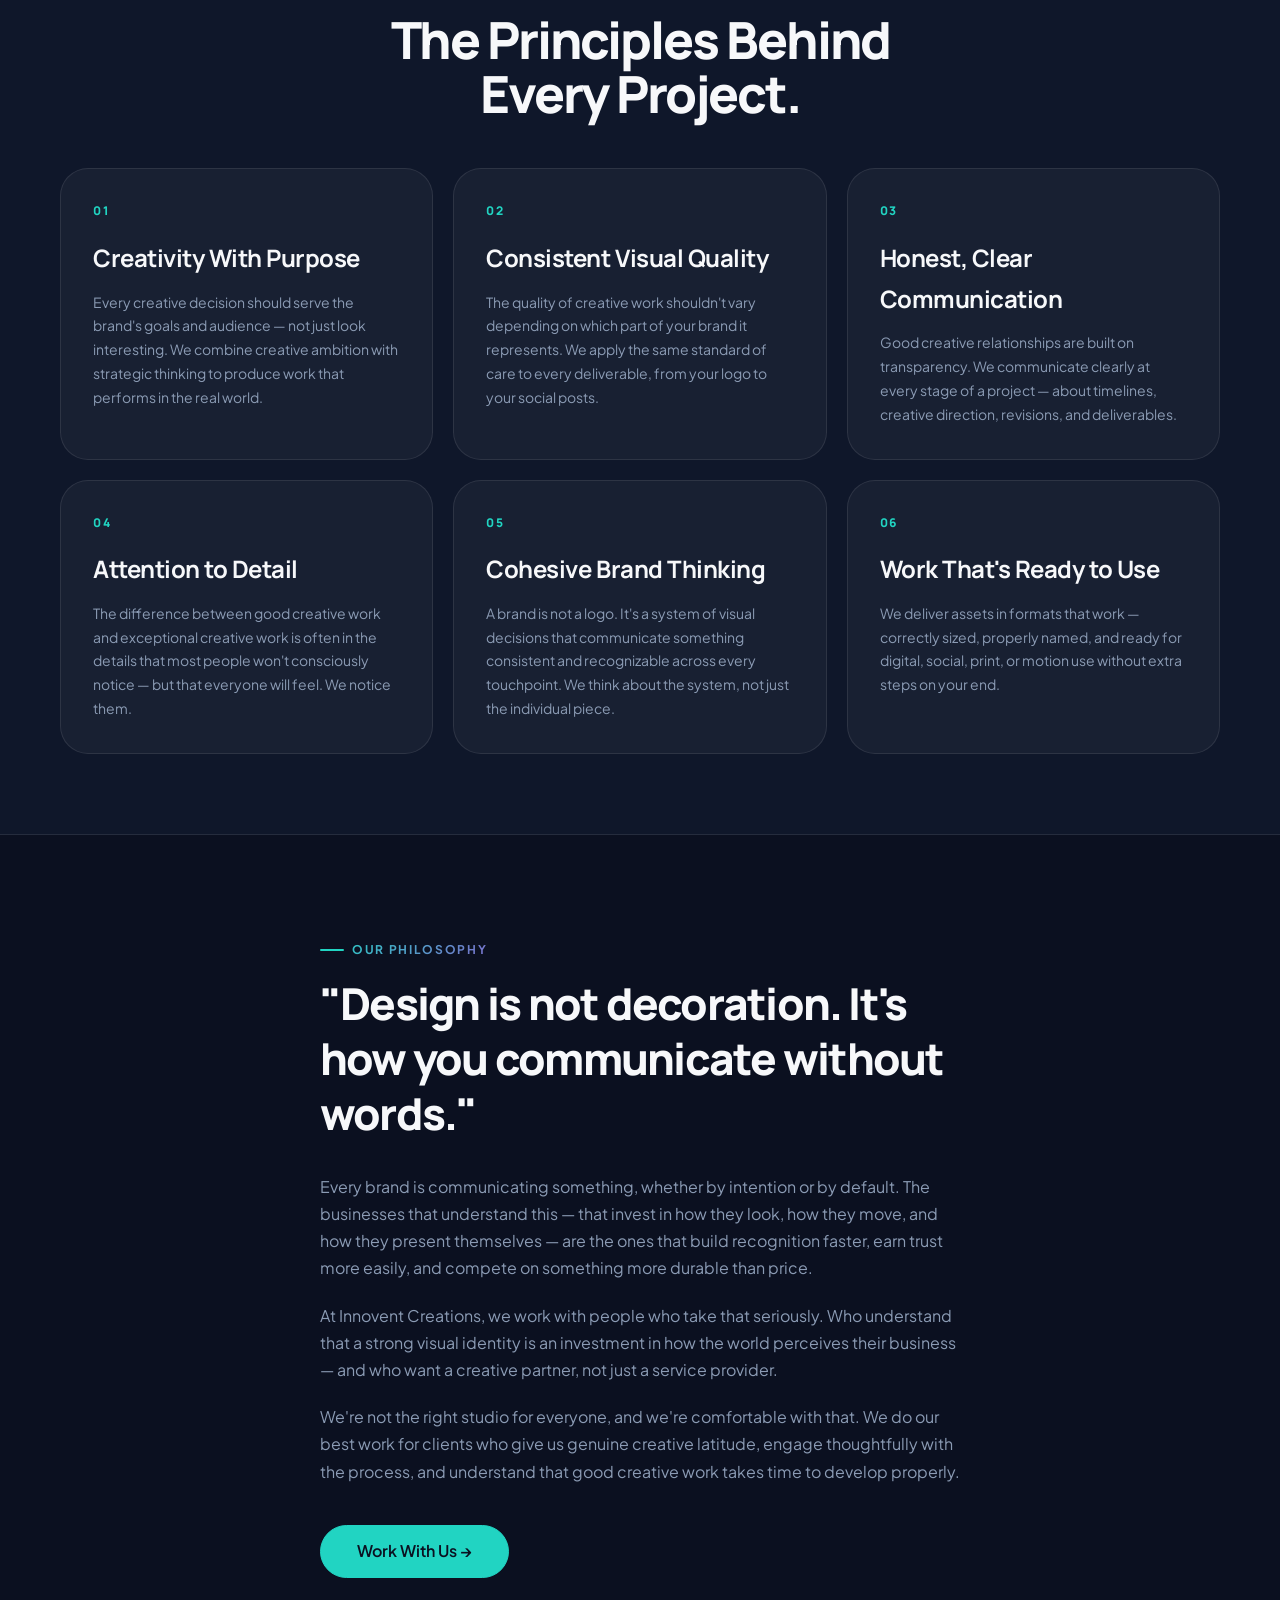
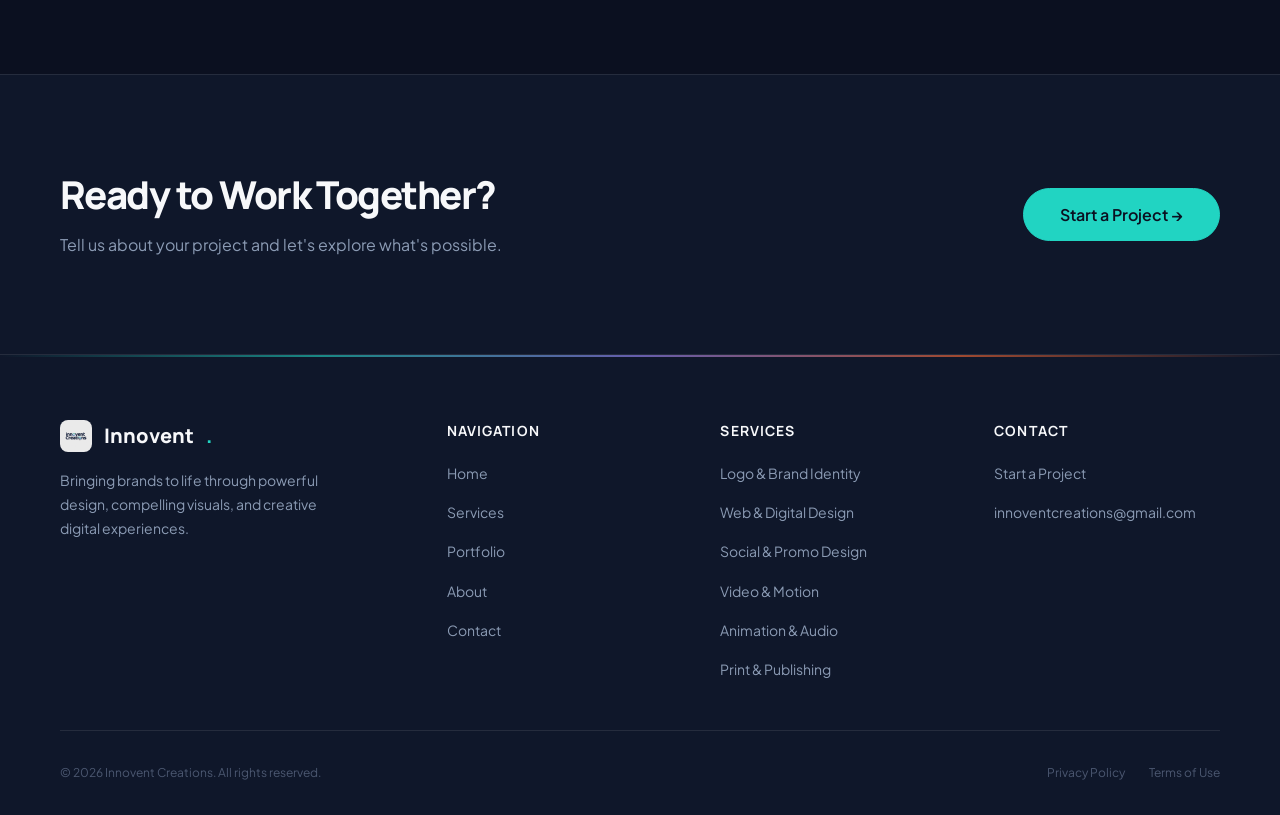
<file: pages/about.html>
<!DOCTYPE html>
<html lang="en">
<head>
  <meta charset="UTF-8" />
  <meta name="viewport" content="width=device-width, initial-scale=1.0" />
  <title>About | Innovent Creations — Our Story & Creative Philosophy</title>
  <meta name="description" content="Learn about Innovent Creations — a creative design studio built around the belief that strong visual identity is the foundation of every memorable brand." />
  <link rel="canonical" href="https://innoventcreations.in/about" />
  <meta property="og:title" content="About | Innovent Creations" />
  <meta property="og:description" content="The story, philosophy, and values behind Innovent Creations creative studio." />
  <link rel="preconnect" href="https://fonts.googleapis.com" />
  <link rel="preconnect" href="https://fonts.gstatic.com" crossorigin />
  <link href="https://fonts.googleapis.com/css2?family=Manrope:wght@300;400;500;600;700;800&family=Plus+Jakarta+Sans:wght@400;500;600;700;800&display=swap" rel="stylesheet" />
  <link rel="stylesheet" href="../css/tokens.css" />
  <link rel="stylesheet" href="../css/base.css" />
  <link rel="stylesheet" href="../css/layout.css" />
  <link rel="stylesheet" href="../css/components.css" />
  <link rel="stylesheet" href="../css/pages.css" />
  <link rel="stylesheet" href="../css/visuals.css" />
</head>
<body>

<!-- PAGE LOADER: About (Story, Team & Vision) -->
<div class="page-loader" id="page-loader" data-page="about" aria-hidden="true">
  <div class="page-loader__bar"></div>
  <div class="page-loader__backdrop"></div>
  <div class="page-loader__card">
    <div class="page-loader__icon-box">
      <svg class="page-loader__svg-icon" viewBox="0 0 36 36" fill="none" xmlns="http://www.w3.org/2000/svg">
        <ellipse cx="18" cy="18" rx="14" ry="6" transform="rotate(-30 18 18)" stroke="#10B981" stroke-width="1.8" stroke-linecap="round"/>
        <ellipse cx="18" cy="18" rx="14" ry="6" transform="rotate(30 18 18)" stroke="#21D4C2" stroke-width="1.8" stroke-linecap="round"/>
        <circle cx="18" cy="18" r="4.5" fill="#21D4C2" stroke="#10B981" stroke-width="1.5"/>
      </svg>
      <span class="page-loader__ring"></span>
      <span class="page-loader__ring-pulse"></span>
    </div>
    <div class="page-loader__text-wrap">
      <div class="page-loader__brand">About Innovent<span class="page-loader__dot">.</span></div>
      <div class="page-loader__title">Our Story, Team &amp; Vision</div>
      <div class="page-loader__tagline">Visionary Team · Engineering Mastery · Creative Core</div>
    </div>
    <div class="page-loader__meter"><div class="page-loader__fill"></div></div>
    <div class="page-loader__status">
      <span class="page-loader__status-pip"></span>
      <span class="page-loader__status-text">◈ Loading Our Story &amp; Culture</span>
    </div>
  </div>
</div>
<script>
  (function(){
    function hideLoader() {
      var el = document.getElementById('page-loader');
      if (el) { el.classList.add('loaded'); el.classList.remove('entering'); }
    }
    if (document.readyState === 'complete' || document.readyState === 'interactive') {
      setTimeout(hideLoader, 200);
    } else {
      window.addEventListener('DOMContentLoaded', function() { setTimeout(hideLoader, 200); });
      window.addEventListener('load', function() { setTimeout(hideLoader, 200); });
    }
    setTimeout(hideLoader, 380);
  })();
</script>

<!-- NAV -->
<nav class="nav" role="navigation" aria-label="Main navigation">
  <div class="container">
    <div class="nav__inner">
      <a href="../index.html" class="nav__brand" aria-label="Innovent Creations — Home">
        <img src="../assets/logo.jpeg" alt="Innovent Creations logo" class="nav__brand-logo" />
        Innovent<span class="nav__brand-dot">.</span>
      </a>
      <div class="nav__links">
        <a href="../index.html" class="nav__link">Home</a>
        <a href="./services.html" class="nav__link">Services</a>
        <a href="./portfolio.html" class="nav__link">Portfolio</a>
        <a href="./about.html" class="nav__link active">About</a>
        <a href="./contact.html" class="nav__link">Contact</a>
      </div>
      <div class="nav__actions">
        <a href="./contact.html" class="btn btn--primary btn--sm">Start a Project</a>
        <button class="nav__hamburger" id="hamburger" aria-label="Toggle menu" aria-expanded="false" aria-controls="mobile-menu">
          <span></span><span></span><span></span>
        </button>
      </div>
    </div>
  </div>
</nav>
<div class="nav__mobile" id="mobile-menu">
  <nav class="nav__mobile-links">
    <a href="../index.html" class="nav__mobile-link">Home</a>
    <a href="./services.html" class="nav__mobile-link">Services</a>
    <a href="./portfolio.html" class="nav__mobile-link">Portfolio</a>
    <a href="./about.html" class="nav__mobile-link">About</a>
    <a href="./contact.html" class="nav__mobile-link">Contact</a>
  </nav>
  <a href="./contact.html" class="btn btn--primary btn--lg" style="align-self:flex-start">Start a Project →</a>
</div>

<main>

<!-- PAGE HERO -->
<section class="page-hero">
  <div class="container">
    <p class="page-hero__eyebrow reveal">About the Studio</p>
    <h1 class="page-hero__title reveal" data-delay="1">Creativity Is How We Turn Ideas Into Identity.</h1>
    <p class="page-hero__sub reveal" data-delay="2">Innovent Creations is a creative studio built around the belief that great visual work is the foundation of every brand people remember, trust, and choose.</p>
  </div>
</section>

<!-- ABOUT INTRO -->
<section class="section">
  <div class="container">
    <div class="about-intro">
      <div class="about-intro__visual reveal">
        <img src="../assets/poster.jpg" alt="Innovent Creations studio work" class="about-intro__img" loading="lazy" />
        <div class="about-intro__accent">
          <p class="about-intro__accent-label">Our Focus</p>
          <p class="about-intro__accent-val">Creative First</p>
        </div>
      </div>

      <div class="about-intro__body reveal" data-delay="1">
        <span class="section-label">Who We Are</span>
        <h2 class="about-intro__title">A Studio Dedicated to Creative Excellence</h2>

        <p>Innovent Creations exists to help businesses, creators, and entrepreneurs establish a visual identity that communicates who they are — clearly, consistently, and with creative confidence.</p>

        <p>We operate across six creative disciplines: brand identity, web and digital design, social and promotional graphics, video editing and motion, animation and audio production, and print and publishing. This breadth isn't about being generalist — it's about being the creative partner that can support your brand across every format it appears in.</p>

        <p>What makes creative work genuinely effective isn't just how it looks. It's whether it accurately communicates the brand's value, resonates with the right audience, and maintains its quality across the contexts it's used in. That's what we focus on with every project we take on.</p>

        <p>Innovent Creations is available to work with businesses and creators at any stage — whether you need to build a brand from scratch, refresh an existing identity, create a campaign, or produce ongoing creative content.</p>

        <div style="margin-top:var(--sp-8);">
          <a href="./contact.html" class="btn btn--primary">Start a Conversation →</a>
        </div>
      </div>
    </div>
  </div>
</section>

<!-- VALUES -->
<section class="about-values">
  <div class="container">
    <div class="section-head section-head--centered reveal">
      <span class="section-label" style="justify-content:center;">What We Stand For</span>
      <h2 style="margin-inline:auto;">The Principles Behind Every Project.</h2>
    </div>

    <div class="values-grid">
      <div class="value-card reveal" data-delay="1">
        <p class="value-card__num">01</p>
        <h3 class="value-card__title">Creativity With Purpose</h3>
        <p class="value-card__desc">Every creative decision should serve the brand's goals and audience — not just look interesting. We combine creative ambition with strategic thinking to produce work that performs in the real world.</p>
      </div>
      <div class="value-card reveal" data-delay="2">
        <p class="value-card__num">02</p>
        <h3 class="value-card__title">Consistent Visual Quality</h3>
        <p class="value-card__desc">The quality of creative work shouldn't vary depending on which part of your brand it represents. We apply the same standard of care to every deliverable, from your logo to your social posts.</p>
      </div>
      <div class="value-card reveal" data-delay="3">
        <p class="value-card__num">03</p>
        <h3 class="value-card__title">Honest, Clear Communication</h3>
        <p class="value-card__desc">Good creative relationships are built on transparency. We communicate clearly at every stage of a project — about timelines, creative direction, revisions, and deliverables.</p>
      </div>
      <div class="value-card reveal" data-delay="1">
        <p class="value-card__num">04</p>
        <h3 class="value-card__title">Attention to Detail</h3>
        <p class="value-card__desc">The difference between good creative work and exceptional creative work is often in the details that most people won't consciously notice — but that everyone will feel. We notice them.</p>
      </div>
      <div class="value-card reveal" data-delay="2">
        <p class="value-card__num">05</p>
        <h3 class="value-card__title">Cohesive Brand Thinking</h3>
        <p class="value-card__desc">A brand is not a logo. It's a system of visual decisions that communicate something consistent and recognizable across every touchpoint. We think about the system, not just the individual piece.</p>
      </div>
      <div class="value-card reveal" data-delay="3">
        <p class="value-card__num">06</p>
        <h3 class="value-card__title">Work That's Ready to Use</h3>
        <p class="value-card__desc">We deliver assets in formats that work — correctly sized, properly named, and ready for digital, social, print, or motion use without extra steps on your end.</p>
      </div>
    </div>
  </div>
</section>

<!-- PHILOSOPHY -->
<section class="section">
  <div class="container container--text">
    <div class="reveal">
      <span class="section-label">Our Philosophy</span>
      <h2 style="font-family:var(--font-display); font-size:clamp(1.75rem,3.5vw,2.75rem); font-weight:var(--fw-extrabold); color:var(--c-white); line-height:var(--lh-snug); letter-spacing:var(--ls-tight); margin-bottom:var(--sp-8);">
        "Design is not decoration. It's how you communicate without words."
      </h2>
    </div>
    <div style="display:flex; flex-direction:column; gap:var(--sp-5); color:var(--c-muted); font-size:var(--fs-base); line-height:var(--lh-relaxed);">
      <p class="reveal" data-delay="1">Every brand is communicating something, whether by intention or by default. The businesses that understand this — that invest in how they look, how they move, and how they present themselves — are the ones that build recognition faster, earn trust more easily, and compete on something more durable than price.</p>
      <p class="reveal" data-delay="2">At Innovent Creations, we work with people who take that seriously. Who understand that a strong visual identity is an investment in how the world perceives their business — and who want a creative partner, not just a service provider.</p>
      <p class="reveal" data-delay="3">We're not the right studio for everyone, and we're comfortable with that. We do our best work for clients who give us genuine creative latitude, engage thoughtfully with the process, and understand that good creative work takes time to develop properly.</p>
    </div>
    <div style="margin-top:var(--sp-10);" class="reveal" data-delay="4">
      <a href="./contact.html" class="btn btn--primary btn--lg">Work With Us →</a>
    </div>
  </div>
</section>

<!-- CTA -->
<section class="section" style="background:var(--c-bg-3); border-top:1px solid var(--c-border);">
  <div class="container">
    <div style="display:grid; grid-template-columns:1fr auto; gap:var(--sp-8); align-items:center; flex-wrap:wrap;" class="reveal">
      <div>
        <h2 style="font-family:var(--font-display); font-size:clamp(1.75rem,3vw,2.5rem); font-weight:var(--fw-extrabold); color:var(--c-white); line-height:var(--lh-snug); letter-spacing:var(--ls-tight); margin-bottom:var(--sp-3);">
          Ready to Work Together?
        </h2>
        <p style="font-size:var(--fs-base); color:var(--c-muted); line-height:var(--lh-relaxed);">Tell us about your project and let's explore what's possible.</p>
      </div>
      <a href="./contact.html" class="btn btn--primary btn--lg" style="flex-shrink:0;">Start a Project →</a>
    </div>
  </div>
</section>

</main>

<!-- FOOTER -->
<footer class="footer" role="contentinfo">
  <div class="container">
    <div class="footer__top">
      <div>
        <div class="footer__brand">
          <img src="../assets/logo.jpeg" alt="Innovent Creations" class="footer__brand-logo" />
          Innovent<span style="color:var(--c-teal)">.</span>
        </div>
        <p class="footer__tagline">Bringing brands to life through powerful design, compelling visuals, and creative digital experiences.</p>
      </div>
      <div>
        <h3 class="footer__col-title">Navigation</h3>
        <ul class="footer__links">
          <li><a href="../index.html" class="footer__link">Home</a></li>
          <li><a href="./services.html" class="footer__link">Services</a></li>
          <li><a href="./portfolio.html" class="footer__link">Portfolio</a></li>
          <li><a href="./about.html" class="footer__link">About</a></li>
          <li><a href="./contact.html" class="footer__link">Contact</a></li>
        </ul>
      </div>
      <div>
        <h3 class="footer__col-title">Services</h3>
        <ul class="footer__links">
          <li><a href="./services.html#branding" class="footer__link">Logo & Brand Identity</a></li>
          <li><a href="./services.html#web" class="footer__link">Web & Digital Design</a></li>
          <li><a href="./services.html#social" class="footer__link">Social & Promo Design</a></li>
          <li><a href="./services.html#video" class="footer__link">Video & Motion</a></li>
          <li><a href="./services.html#animation" class="footer__link">Animation & Audio</a></li>
          <li><a href="./services.html#print" class="footer__link">Print & Publishing</a></li>
        </ul>
      </div>
      <div>
        <h3 class="footer__col-title">Contact</h3>
        <ul class="footer__links">
          <li><a href="./contact.html" class="footer__link">Start a Project</a></li>
          <li><a href="mailto:innoventcreations@gmail.com" class="footer__link">innoventcreations@gmail.com</a></li>
        </ul>
      </div>
    </div>
    <div class="footer__bottom">
      <p class="footer__copy">&copy; <span id="year"></span> Innovent Creations. All rights reserved.</p>
      <div class="footer__legal">
        <a href="./privacy.html">Privacy Policy</a>
        <a href="./terms.html">Terms of Use</a>
      </div>
    </div>
  </div>
</footer>

<script src="../js/main.js"></script>
<script>
  var y = document.getElementById('year');
  if (y) y.textContent = new Date().getFullYear();
</script>
</body>
</html>
</file>
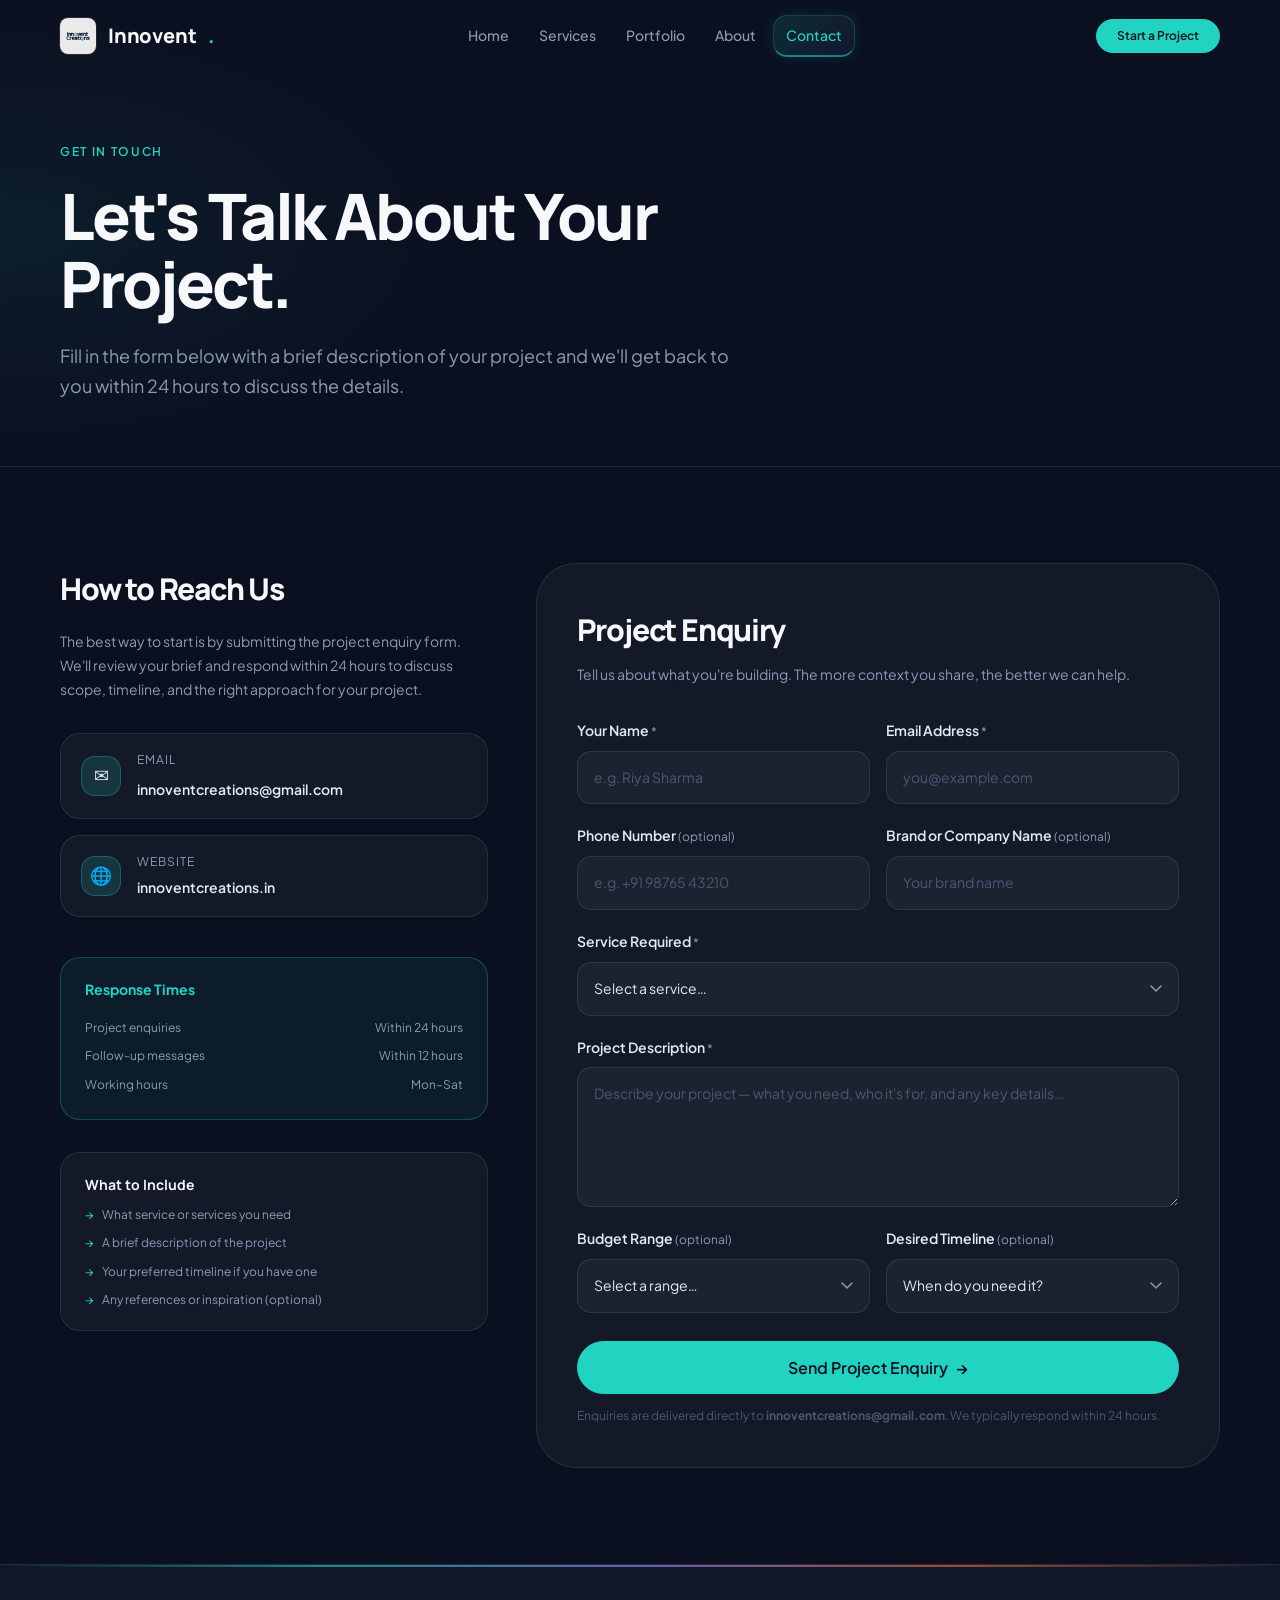
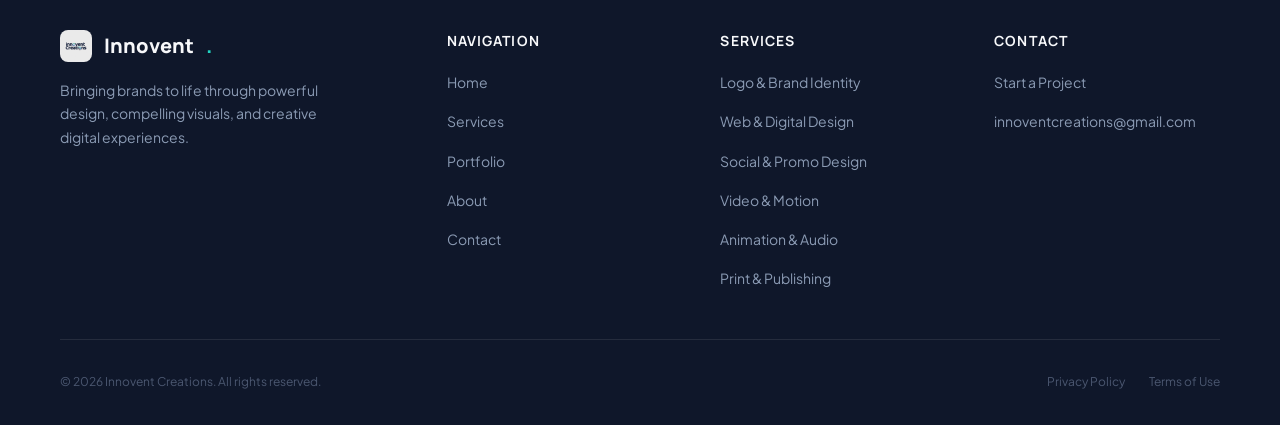
<file: pages/contact.html>
<!DOCTYPE html>
<html lang="en">
<head>
  <meta charset="UTF-8" />
  <meta name="viewport" content="width=device-width, initial-scale=1.0" />
  <title>Start a Project | Innovent Creations — Contact Us</title>
  <meta name="description" content="Ready to start a creative project? Contact Innovent Creations to discuss your branding, design, video, or publication needs. We'll get back to you within 24 hours." />
  <link rel="canonical" href="https://innoventcreations.in/contact" />
  <meta property="og:title" content="Start a Project | Innovent Creations" />
  <meta property="og:description" content="Tell us about your project and let's create something your brand will be proud of." />
  <link rel="preconnect" href="https://fonts.googleapis.com" />
  <link rel="preconnect" href="https://fonts.gstatic.com" crossorigin />
  <link href="https://fonts.googleapis.com/css2?family=Manrope:wght@300;400;500;600;700;800&family=Plus+Jakarta+Sans:wght@400;500;600;700;800&display=swap" rel="stylesheet" />
  <link rel="stylesheet" href="../css/tokens.css" />
  <link rel="stylesheet" href="../css/base.css" />
  <link rel="stylesheet" href="../css/layout.css" />
  <link rel="stylesheet" href="../css/components.css" />
  <link rel="stylesheet" href="../css/pages.css" />
  <link rel="stylesheet" href="../css/visuals.css" />
</head>
<body>

<!-- PAGE LOADER: Contact (Direct Connect & Collaboration) -->
<div class="page-loader" id="page-loader" data-page="contact" aria-hidden="true">
  <div class="page-loader__bar"></div>
  <div class="page-loader__backdrop"></div>
  <div class="page-loader__card">
    <div class="page-loader__icon-box">
      <svg class="page-loader__svg-icon" viewBox="0 0 36 36" fill="none" xmlns="http://www.w3.org/2000/svg">
        <path d="M4 18C4 18 10 16 14 20C18 24 22 32 22 32L32 4L4 18Z" stroke="#FFB703" stroke-width="2" stroke-linecap="round" stroke-linejoin="round" fill="rgba(255, 183, 3, 0.12)"/>
        <path d="M32 4L14 20" stroke="#FF6B35" stroke-width="2" stroke-linecap="round"/>
        <circle cx="32" cy="4" r="2.5" fill="#FFB703"/>
      </svg>
      <span class="page-loader__ring"></span>
      <span class="page-loader__ring-pulse"></span>
    </div>
    <div class="page-loader__text-wrap">
      <div class="page-loader__brand">Connect &amp; Collaborate<span class="page-loader__dot">.</span></div>
      <div class="page-loader__title">Let’s Build Something Exceptional</div>
      <div class="page-loader__tagline">Free Discovery Call · Custom Quotes · Fast Turnaround</div>
    </div>
    <div class="page-loader__meter"><div class="page-loader__fill"></div></div>
    <div class="page-loader__status">
      <span class="page-loader__status-pip"></span>
      <span class="page-loader__status-text">✉ Establishing Direct Connection</span>
    </div>
  </div>
</div>
<script>
  (function(){
    function hideLoader() {
      var el = document.getElementById('page-loader');
      if (el) { el.classList.add('loaded'); el.classList.remove('entering'); }
    }
    if (document.readyState === 'complete' || document.readyState === 'interactive') {
      setTimeout(hideLoader, 200);
    } else {
      window.addEventListener('DOMContentLoaded', function() { setTimeout(hideLoader, 200); });
      window.addEventListener('load', function() { setTimeout(hideLoader, 200); });
    }
    setTimeout(hideLoader, 380);
  })();
</script>

<!-- NAV -->
<nav class="nav" role="navigation" aria-label="Main navigation">
  <div class="container">
    <div class="nav__inner">
      <a href="../index.html" class="nav__brand" aria-label="Innovent Creations — Home">
        <img src="../assets/logo.jpeg" alt="Innovent Creations logo" class="nav__brand-logo" />
        Innovent<span class="nav__brand-dot">.</span>
      </a>
      <div class="nav__links">
        <a href="../index.html" class="nav__link">Home</a>
        <a href="./services.html" class="nav__link">Services</a>
        <a href="./portfolio.html" class="nav__link">Portfolio</a>
        <a href="./about.html" class="nav__link">About</a>
        <a href="./contact.html" class="nav__link active">Contact</a>
      </div>
      <div class="nav__actions">
        <a href="./contact.html" class="btn btn--primary btn--sm">Start a Project</a>
        <button class="nav__hamburger" id="hamburger" aria-label="Toggle menu" aria-expanded="false" aria-controls="mobile-menu">
          <span></span><span></span><span></span>
        </button>
      </div>
    </div>
  </div>
</nav>
<div class="nav__mobile" id="mobile-menu">
  <nav class="nav__mobile-links">
    <a href="../index.html" class="nav__mobile-link">Home</a>
    <a href="./services.html" class="nav__mobile-link">Services</a>
    <a href="./portfolio.html" class="nav__mobile-link">Portfolio</a>
    <a href="./about.html" class="nav__mobile-link">About</a>
    <a href="./contact.html" class="nav__mobile-link">Contact</a>
  </nav>
  <a href="./contact.html" class="btn btn--primary btn--lg" style="align-self:flex-start">Start a Project →</a>
</div>

<main>

<!-- PAGE HERO -->
<section class="page-hero">
  <div class="container">
    <p class="page-hero__eyebrow reveal">Get in Touch</p>
    <h1 class="page-hero__title reveal" data-delay="1">Let's Talk About Your Project.</h1>
    <p class="page-hero__sub reveal" data-delay="2">Fill in the form below with a brief description of your project and we'll get back to you within 24 hours to discuss the details.</p>
  </div>
</section>

<!-- CONTACT SECTION -->
<section class="section">
  <div class="container">
    <div class="contact-grid">

      <!-- Left: Info -->
      <aside class="reveal">
        <h2 class="contact-info__title">How to Reach Us</h2>
        <p class="contact-info__sub">The best way to start is by submitting the project enquiry form. We'll review your brief and respond within 24 hours to discuss scope, timeline, and the right approach for your project.</p>

        <div class="contact-methods">
          <div class="contact-method">
            <div class="contact-method__icon" aria-hidden="true">✉</div>
            <div>
              <p class="contact-method__label">Email</p>
              <a href="mailto:innoventcreations@gmail.com" class="contact-method__val" style="color:var(--c-text);text-decoration:none;">innoventcreations@gmail.com</a>
            </div>
          </div>
          <div class="contact-method">
            <div class="contact-method__icon" aria-hidden="true">🌐</div>
            <div>
              <p class="contact-method__label">Website</p>
              <p class="contact-method__val">innoventcreations.in</p>
            </div>
          </div>
        </div>

        <div class="contact-hours">
          <h3 class="contact-hours__title">Response Times</h3>
          <div class="contact-hours__row">
            <span>Project enquiries</span>
            <span>Within 24 hours</span>
          </div>
          <div class="contact-hours__row">
            <span>Follow-up messages</span>
            <span>Within 12 hours</span>
          </div>
          <div class="contact-hours__row">
            <span>Working hours</span>
            <span>Mon–Sat</span>
          </div>
        </div>

        <div style="margin-top:var(--sp-8); padding:var(--sp-5) var(--sp-6); background:var(--c-surface); border:1px solid var(--c-border); border-radius:var(--r-lg);">
          <h3 style="font-family:var(--font-display); font-size:var(--fs-sm); font-weight:var(--fw-bold); color:var(--c-white); margin-bottom:var(--sp-2);">What to Include</h3>
          <ul style="display:flex; flex-direction:column; gap:var(--sp-2);">
            <li style="font-size:var(--fs-xs); color:var(--c-muted); display:flex; gap:var(--sp-2);">
              <span style="color:var(--c-teal); flex-shrink:0;">→</span>
              What service or services you need
            </li>
            <li style="font-size:var(--fs-xs); color:var(--c-muted); display:flex; gap:var(--sp-2);">
              <span style="color:var(--c-teal); flex-shrink:0;">→</span>
              A brief description of the project
            </li>
            <li style="font-size:var(--fs-xs); color:var(--c-muted); display:flex; gap:var(--sp-2);">
              <span style="color:var(--c-teal); flex-shrink:0;">→</span>
              Your preferred timeline if you have one
            </li>
            <li style="font-size:var(--fs-xs); color:var(--c-muted); display:flex; gap:var(--sp-2);">
              <span style="color:var(--c-teal); flex-shrink:0;">→</span>
              Any references or inspiration (optional)
            </li>
          </ul>
        </div>
      </aside>

      <!-- Right: Form -->
      <div class="reveal" data-delay="1">
        <div class="contact-form-panel">
          <h2 class="contact-form-title">Project Enquiry</h2>
          <p class="contact-form-sub">Tell us about what you're building. The more context you share, the better we can help.</p>

          <form class="form" id="contact-form" action="https://formsubmit.co/innoventcreations@gmail.com" method="POST" novalidate>
            <input type="hidden" name="_subject" value="New Project Enquiry - Innovent Creations">
            <input type="hidden" name="_template" value="table">
            <input type="hidden" name="_captcha" value="false">
            <div class="form-row">
              <div class="form-group">
                <label class="form-label" for="name">Your Name <span>*</span></label>
                <input type="text" id="name" name="name" class="form-input" placeholder="e.g. Riya Sharma" required autocomplete="name" />
                <span class="form-error" id="name-error" role="alert"></span>
              </div>
              <div class="form-group">
                <label class="form-label" for="email">Email Address <span>*</span></label>
                <input type="email" id="email" name="email" class="form-input" placeholder="you@example.com" required autocomplete="email" />
                <span class="form-error" id="email-error" role="alert"></span>
              </div>
            </div>

            <div class="form-row">
              <div class="form-group">
                <label class="form-label" for="phone">Phone Number <span style="font-weight:var(--fw-regular);color:var(--c-muted);">(optional)</span></label>
                <input type="tel" id="phone" name="phone" class="form-input" placeholder="e.g. +91 98765 43210" autocomplete="tel" />
                <span class="form-error" id="phone-error" role="alert"></span>
              </div>
              <div class="form-group">
                <label class="form-label" for="company">Brand or Company Name <span style="font-weight:var(--fw-regular);color:var(--c-muted);">(optional)</span></label>
                <input type="text" id="company" name="company" class="form-input" placeholder="Your brand name" autocomplete="organization" />
              </div>
            </div>

            <div class="form-group">
              <label class="form-label" for="service">Service Required <span>*</span></label>
              <select id="service" name="service" class="form-select" required>
                <option value="" disabled selected>Select a service…</option>
                <option value="branding">Logo & Brand Identity</option>
                <option value="web">Web Design & Digital Creatives</option>
                <option value="social">Social Media & Promotional Design</option>
                <option value="video">Video Editing & Motion Graphics</option>
                <option value="animation">Animation & Audio Production</option>
                <option value="print">Print, Publishing & Merchandise</option>
                <option value="multiple">Multiple Services</option>
                <option value="unsure">Not Sure — Need Advice</option>
              </select>
              <span class="form-error" id="service-error" role="alert"></span>
            </div>

            <div class="form-group">
              <label class="form-label" for="description">Project Description <span>*</span></label>
              <textarea id="description" name="description" class="form-textarea" placeholder="Describe your project — what you need, who it's for, and any key details…" required></textarea>
              <span class="form-error" id="description-error" role="alert"></span>
            </div>

            <div class="form-row">
              <div class="form-group">
                <label class="form-label" for="budget">Budget Range <span style="font-weight:var(--fw-regular);color:var(--c-muted);">(optional)</span></label>
                <select id="budget" name="budget" class="form-select">
                  <option value="" disabled selected>Select a range…</option>
                  <option value="under5k">Under ₹5,000</option>
                  <option value="5k-15k">₹5,000 – ₹15,000</option>
                  <option value="15k-30k">₹15,000 – ₹30,000</option>
                  <option value="30k-60k">₹30,000 – ₹60,000</option>
                  <option value="60k+">₹60,000+</option>
                  <option value="discuss">Prefer to discuss</option>
                </select>
              </div>
              <div class="form-group">
                <label class="form-label" for="timeline">Desired Timeline <span style="font-weight:var(--fw-regular);color:var(--c-muted);">(optional)</span></label>
                <select id="timeline" name="timeline" class="form-select">
                  <option value="" disabled selected>When do you need it?</option>
                  <option value="asap">As soon as possible</option>
                  <option value="2weeks">Within 2 weeks</option>
                  <option value="1month">Within 1 month</option>
                  <option value="3months">Within 3 months</option>
                  <option value="flexible">Flexible</option>
                </select>
              </div>
            </div>

            <div class="form-submit">
              <button type="submit" class="btn btn--primary btn--lg" id="submit-btn" style="width:100%;">
                <span class="btn-text">Send Project Enquiry</span>
                <span class="btn__arrow">→</span>
              </button>
              <p class="form-note">
                Enquiries are delivered directly to <strong>innoventcreations@gmail.com</strong>. We typically respond within 24 hours.
              </p>
            </div>
          </form>

          <!-- Success state -->
          <div class="form-success" id="form-success" aria-live="polite">
            <div class="form-success__icon" aria-hidden="true">✓</div>
            <h3 class="form-success__title">Enquiry Received!</h3>
            <p class="form-success__desc">Thank you for reaching out. We'll review your project details and get back to you within 24 hours.</p>
            <a href="../index.html" class="btn btn--outline" style="margin-top:var(--sp-4);">Back to Home</a>
          </div>
        </div>
      </div>

    </div>
  </div>
</section>

</main>

<!-- FOOTER -->
<footer class="footer" role="contentinfo">
  <div class="container">
    <div class="footer__top">
      <div>
        <div class="footer__brand">
          <img src="../assets/logo.jpeg" alt="Innovent Creations" class="footer__brand-logo" />
          Innovent<span style="color:var(--c-teal)">.</span>
        </div>
        <p class="footer__tagline">Bringing brands to life through powerful design, compelling visuals, and creative digital experiences.</p>
      </div>
      <div>
        <h3 class="footer__col-title">Navigation</h3>
        <ul class="footer__links">
          <li><a href="../index.html" class="footer__link">Home</a></li>
          <li><a href="./services.html" class="footer__link">Services</a></li>
          <li><a href="./portfolio.html" class="footer__link">Portfolio</a></li>
          <li><a href="./about.html" class="footer__link">About</a></li>
          <li><a href="./contact.html" class="footer__link">Contact</a></li>
        </ul>
      </div>
      <div>
        <h3 class="footer__col-title">Services</h3>
        <ul class="footer__links">
          <li><a href="./services.html#branding" class="footer__link">Logo & Brand Identity</a></li>
          <li><a href="./services.html#web" class="footer__link">Web & Digital Design</a></li>
          <li><a href="./services.html#social" class="footer__link">Social & Promo Design</a></li>
          <li><a href="./services.html#video" class="footer__link">Video & Motion</a></li>
          <li><a href="./services.html#animation" class="footer__link">Animation & Audio</a></li>
          <li><a href="./services.html#print" class="footer__link">Print & Publishing</a></li>
        </ul>
      </div>
      <div>
        <h3 class="footer__col-title">Contact</h3>
        <ul class="footer__links">
          <li><a href="./contact.html" class="footer__link">Start a Project</a></li>
          <li><a href="mailto:innoventcreations@gmail.com" class="footer__link">innoventcreations@gmail.com</a></li>
        </ul>
      </div>
    </div>
    <div class="footer__bottom">
      <p class="footer__copy">&copy; <span id="year"></span> Innovent Creations. All rights reserved.</p>
      <div class="footer__legal">
        <a href="./privacy.html">Privacy Policy</a>
        <a href="./terms.html">Terms of Use</a>
      </div>
    </div>
  </div>
</footer>

<script src="../js/main.js"></script>
<script>
  var y = document.getElementById('year');
  if (y) y.textContent = new Date().getFullYear();
  // Pre-fill service from URL param
  var params = new URLSearchParams(window.location.search);
  var svc = params.get('service');
  if (svc) {
    var sel = document.getElementById('service');
    if (sel) sel.value = svc;
  }
</script>
</body>
</html>
</file>
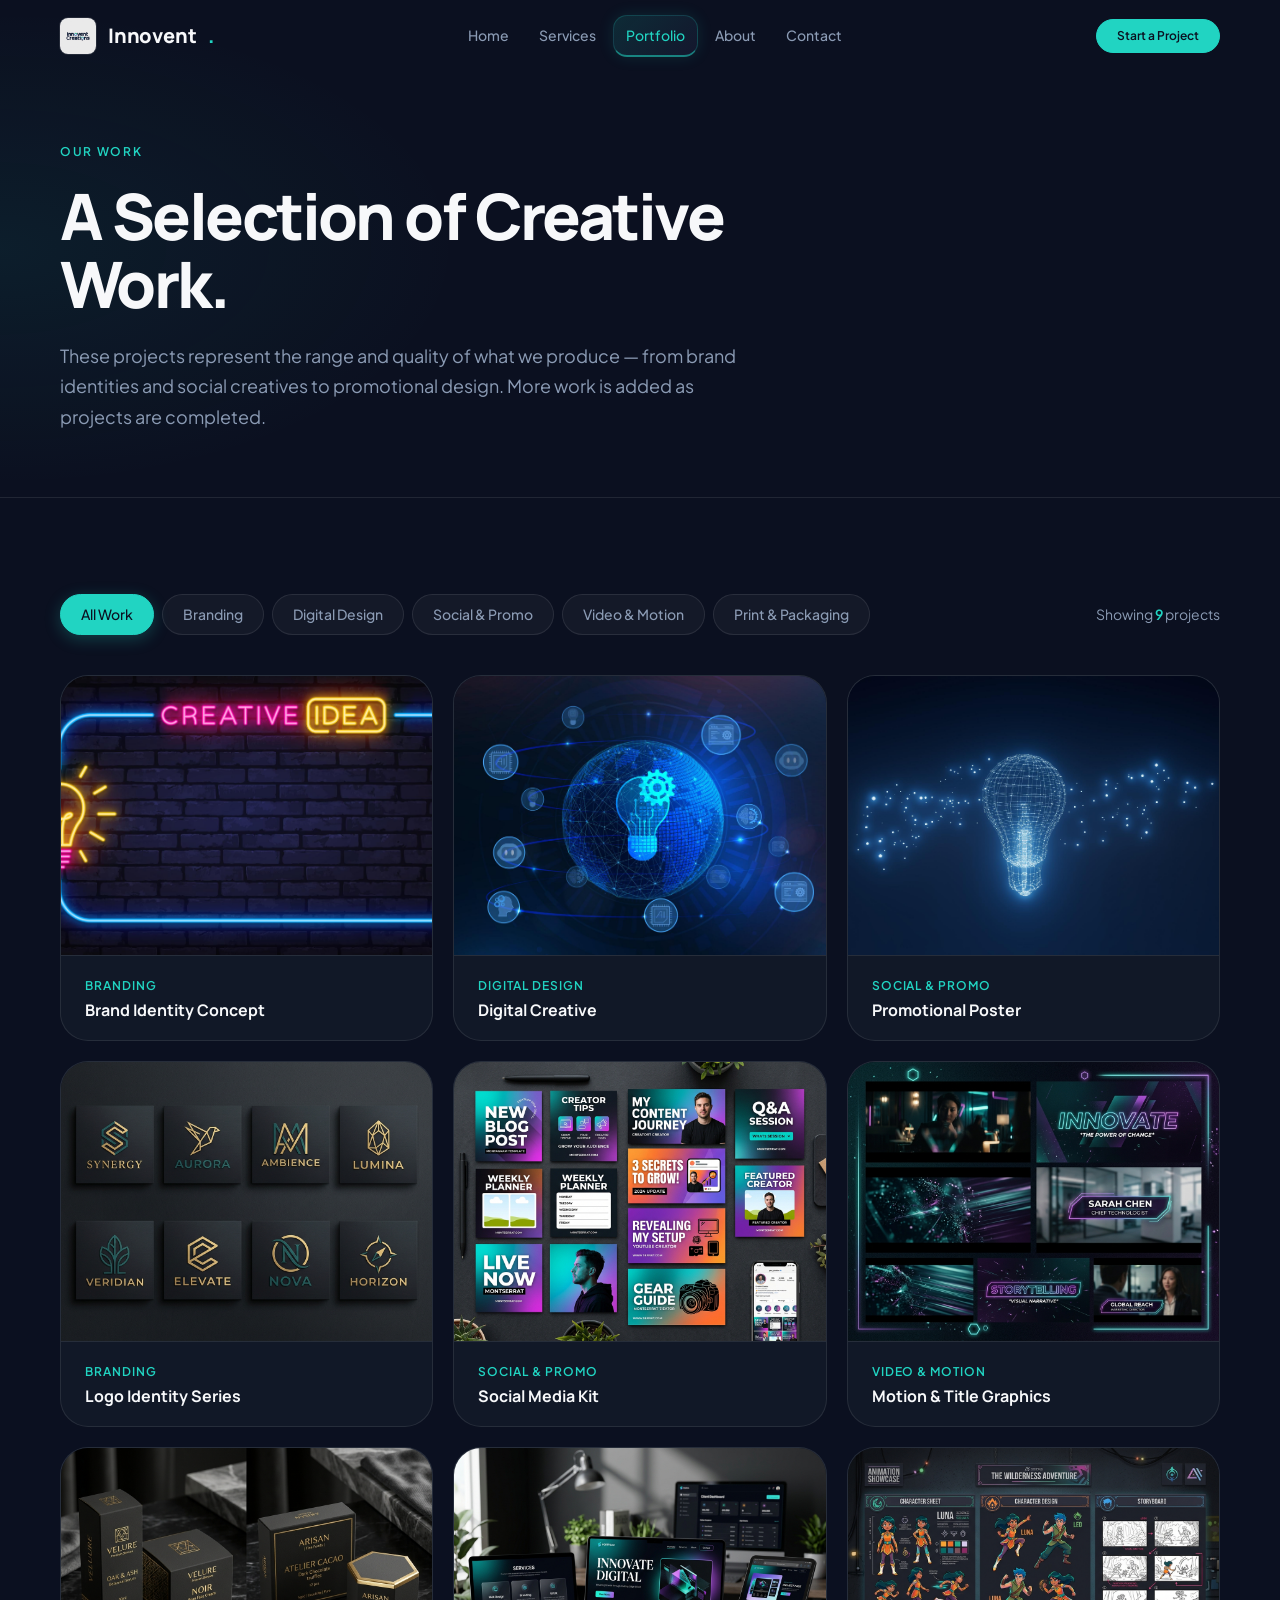
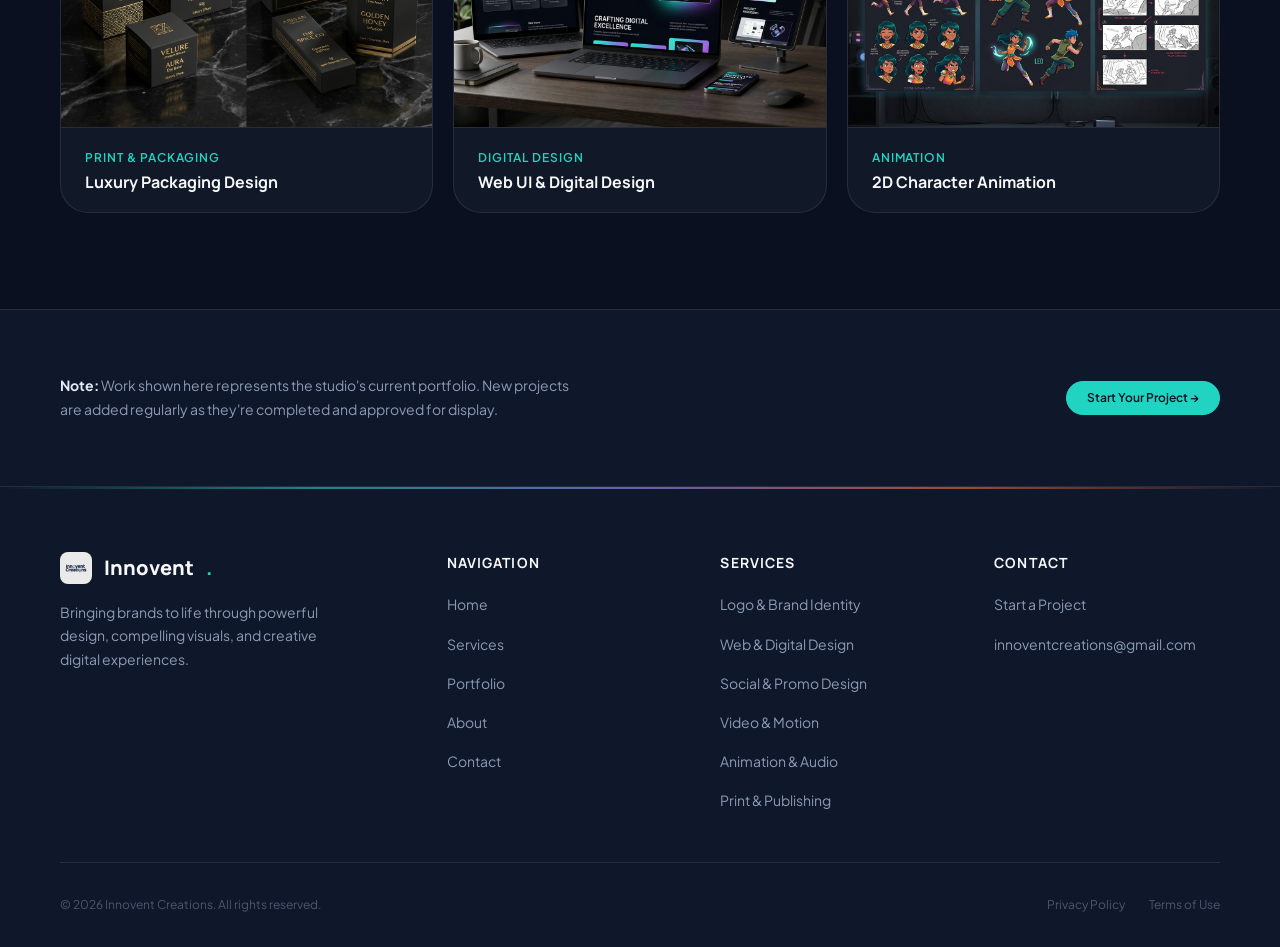
<file: pages/portfolio.html>
<!DOCTYPE html>
<html lang="en">
<head>
  <meta charset="UTF-8" />
  <meta name="viewport" content="width=device-width, initial-scale=1.0" />
  <title>Portfolio | Innovent Creations — Creative Design Work</title>
  <meta name="description" content="Browse Innovent Creations' portfolio of creative work — brand identities, web design, social media graphics, video editing, motion graphics, packaging, and print design." />
  <link rel="canonical" href="https://innoventcreations.in/portfolio" />
  <meta property="og:title" content="Portfolio | Innovent Creations" />
  <meta property="og:description" content="A selection of creative work across branding, digital design, social media, video, and packaging." />
  <link rel="preconnect" href="https://fonts.googleapis.com" />
  <link rel="preconnect" href="https://fonts.gstatic.com" crossorigin />
  <link href="https://fonts.googleapis.com/css2?family=Manrope:wght@300;400;500;600;700;800&family=Plus+Jakarta+Sans:wght@400;500;600;700;800&display=swap" rel="stylesheet" />
  <link rel="stylesheet" href="../css/tokens.css" />
  <link rel="stylesheet" href="../css/base.css" />
  <link rel="stylesheet" href="../css/layout.css" />
  <link rel="stylesheet" href="../css/components.css" />
  <link rel="stylesheet" href="../css/pages.css" />
  <link rel="stylesheet" href="../css/visuals.css" />
</head>
<body>

<!-- PAGE LOADER: Portfolio (Works & Showcase) -->
<div class="page-loader" id="page-loader" data-page="portfolio" aria-hidden="true">
  <div class="page-loader__bar"></div>
  <div class="page-loader__backdrop"></div>
  <div class="page-loader__card">
    <div class="page-loader__icon-box">
      <svg class="page-loader__svg-icon" viewBox="0 0 36 36" fill="none" xmlns="http://www.w3.org/2000/svg">
        <path d="M18 2L21.5 14.5L34 18L21.5 21.5L18 34L14.5 21.5L2 18L14.5 14.5L18 2Z" stroke="#FF6B35" stroke-width="2" stroke-linejoin="round" fill="rgba(255, 107, 53, 0.15)"/>
        <circle cx="18" cy="18" r="3" fill="#F72585"/>
        <circle cx="28" cy="8" r="1.5" fill="#FF6B35"/>
        <circle cx="8" cy="28" r="1.5" fill="#F72585"/>
      </svg>
      <span class="page-loader__ring"></span>
      <span class="page-loader__ring-pulse"></span>
    </div>
    <div class="page-loader__text-wrap">
      <div class="page-loader__brand">Portfolio &amp; Showcase<span class="page-loader__dot">.</span></div>
      <div class="page-loader__title">Selected Works &amp; Case Studies</div>
      <div class="page-loader__tagline">Interactive Platforms · Digital Flagships · Creative Work</div>
    </div>
    <div class="page-loader__meter"><div class="page-loader__fill"></div></div>
    <div class="page-loader__status">
      <span class="page-loader__status-pip"></span>
      <span class="page-loader__status-text">✦ Curating Project Gallery</span>
    </div>
  </div>
</div>
<script>
  (function(){
    function hideLoader() {
      var el = document.getElementById('page-loader');
      if (el) { el.classList.add('loaded'); el.classList.remove('entering'); }
    }
    if (document.readyState === 'complete' || document.readyState === 'interactive') {
      setTimeout(hideLoader, 200);
    } else {
      window.addEventListener('DOMContentLoaded', function() { setTimeout(hideLoader, 200); });
      window.addEventListener('load', function() { setTimeout(hideLoader, 200); });
    }
    setTimeout(hideLoader, 380);
  })();
</script>

<!-- NAV -->
<nav class="nav" role="navigation" aria-label="Main navigation">
  <div class="container">
    <div class="nav__inner">
      <a href="../index.html" class="nav__brand" aria-label="Innovent Creations — Home">
        <img src="../assets/logo.jpeg" alt="Innovent Creations logo" class="nav__brand-logo" />
        Innovent<span class="nav__brand-dot">.</span>
      </a>
      <div class="nav__links">
        <a href="../index.html" class="nav__link">Home</a>
        <a href="./services.html" class="nav__link">Services</a>
        <a href="./portfolio.html" class="nav__link active">Portfolio</a>
        <a href="./about.html" class="nav__link">About</a>
        <a href="./contact.html" class="nav__link">Contact</a>
      </div>
      <div class="nav__actions">
        <a href="./contact.html" class="btn btn--primary btn--sm">Start a Project</a>
        <button class="nav__hamburger" id="hamburger" aria-label="Toggle menu" aria-expanded="false" aria-controls="mobile-menu">
          <span></span><span></span><span></span>
        </button>
      </div>
    </div>
  </div>
</nav>
<div class="nav__mobile" id="mobile-menu">
  <nav class="nav__mobile-links">
    <a href="../index.html" class="nav__mobile-link">Home</a>
    <a href="./services.html" class="nav__mobile-link">Services</a>
    <a href="./portfolio.html" class="nav__mobile-link">Portfolio</a>
    <a href="./about.html" class="nav__mobile-link">About</a>
    <a href="./contact.html" class="nav__mobile-link">Contact</a>
  </nav>
  <a href="./contact.html" class="btn btn--primary btn--lg" style="align-self:flex-start">Start a Project →</a>
</div>

<main>

<!-- PAGE HERO -->
<section class="page-hero">
  <div class="container">
    <p class="page-hero__eyebrow reveal">Our Work</p>
    <h1 class="page-hero__title reveal" data-delay="1">A Selection of Creative Work.</h1>
    <p class="page-hero__sub reveal" data-delay="2">These projects represent the range and quality of what we produce — from brand identities and social creatives to promotional design. More work is added as projects are completed.</p>
  </div>
</section>

<!-- PORTFOLIO -->
<section class="section">
  <div class="container">

    <!-- Controls -->
    <div class="portfolio-controls reveal">
      <div class="filter-tabs" role="tablist" aria-label="Filter portfolio by category">
        <button class="filter-tab active" data-filter="all" role="tab" aria-selected="true">All Work</button>
        <button class="filter-tab" data-filter="branding" role="tab" aria-selected="false">Branding</button>
        <button class="filter-tab" data-filter="digital" role="tab" aria-selected="false">Digital Design</button>
        <button class="filter-tab" data-filter="social" role="tab" aria-selected="false">Social & Promo</button>
        <button class="filter-tab" data-filter="video" role="tab" aria-selected="false">Video & Motion</button>
        <button class="filter-tab" data-filter="print" role="tab" aria-selected="false">Print & Packaging</button>
      </div>
      <p class="portfolio-count">Showing <span id="portfolio-count">3</span> projects</p>
    </div>

    <!-- Grid -->
    <div class="portfolio-grid" id="portfolio-grid">

      <!-- Project 1 -->
      <article class="portfolio-card reveal" data-category="branding" data-delay="1">
        <div style="overflow:hidden;">
          <img src="../assets/work1.jpg" alt="Brand identity concept — Innovent Creations sample work" class="portfolio-card__image" loading="lazy" />
        </div>
        <div class="portfolio-card__overlay">
          <p class="portfolio-card__category">Branding</p>
          <h3 style="font-family:var(--font-display); font-size:var(--fs-lg); font-weight:var(--fw-bold); color:var(--c-white);">Brand Identity Concept</h3>
        </div>
        <div class="portfolio-card__info">
          <p class="portfolio-card__category">Branding</p>
          <h3 class="portfolio-card__title">Brand Identity Concept</h3>
        </div>
      </article>

      <!-- Project 2 -->
      <article class="portfolio-card reveal" data-category="digital" data-delay="2">
        <div style="overflow:hidden;">
          <img src="../assets/work2.jpg" alt="Digital design and web creative — Innovent Creations sample work" class="portfolio-card__image" loading="lazy" />
        </div>
        <div class="portfolio-card__overlay">
          <p class="portfolio-card__category">Digital Design</p>
          <h3 style="font-family:var(--font-display); font-size:var(--fs-lg); font-weight:var(--fw-bold); color:var(--c-white);">Digital Creative</h3>
        </div>
        <div class="portfolio-card__info">
          <p class="portfolio-card__category">Digital Design</p>
          <h3 class="portfolio-card__title">Digital Creative</h3>
        </div>
      </article>

      <!-- Project 3 -->
      <article class="portfolio-card reveal" data-category="social" data-delay="3">
        <div style="overflow:hidden;">
          <img src="../assets/work3.jpg" alt="Promotional poster and social media design — Innovent Creations sample work" class="portfolio-card__image" loading="lazy" />
        </div>
        <div class="portfolio-card__overlay">
          <p class="portfolio-card__category">Social & Promo</p>
          <h3 style="font-family:var(--font-display); font-size:var(--fs-lg); font-weight:var(--fw-bold); color:var(--c-white);">Promotional Poster</h3>
        </div>
        <div class="portfolio-card__info">
          <p class="portfolio-card__category">Social & Promo</p>
          <h3 class="portfolio-card__title">Promotional Poster</h3>
        </div>
      </article>

      <!-- Coming soon placeholders -->


      <!-- Empty state -->

      <!-- Project 4 - Logo Design -->
      <article class="portfolio-card reveal" data-category="branding" data-delay="1">
        <div style="overflow:hidden;">
          <img src="../assets/work4.jpg" alt="Logo and brand identity design series" class="portfolio-card__image" loading="lazy" />
        </div>
        <div class="portfolio-card__overlay">
          <p class="portfolio-card__category">Branding</p>
          <h3 style="font-family:var(--font-display); font-size:var(--fs-lg); font-weight:var(--fw-bold); color:var(--c-white);">Logo Identity Series</h3>
        </div>
        <div class="portfolio-card__info">
          <p class="portfolio-card__category">Branding</p>
          <h3 class="portfolio-card__title">Logo Identity Series</h3>
        </div>
      </article>

      <!-- Project 5 - Social Media -->
      <article class="portfolio-card reveal" data-category="social" data-delay="2">
        <div style="overflow:hidden;">
          <img src="../assets/work5.jpg" alt="Social media and content design templates" class="portfolio-card__image" loading="lazy" />
        </div>
        <div class="portfolio-card__overlay">
          <p class="portfolio-card__category">Social &amp; Promo</p>
          <h3 style="font-family:var(--font-display); font-size:var(--fs-lg); font-weight:var(--fw-bold); color:var(--c-white);">Social Media Kit</h3>
        </div>
        <div class="portfolio-card__info">
          <p class="portfolio-card__category">Social &amp; Promo</p>
          <h3 class="portfolio-card__title">Social Media Kit</h3>
        </div>
      </article>

      <!-- Project 6 - Motion Graphics -->
      <article class="portfolio-card reveal" data-category="video" data-delay="3">
        <div style="overflow:hidden;">
          <img src="../assets/work6.jpg" alt="Motion graphics and video editing showcase" class="portfolio-card__image" loading="lazy" />
        </div>
        <div class="portfolio-card__overlay">
          <p class="portfolio-card__category">Video &amp; Motion</p>
          <h3 style="font-family:var(--font-display); font-size:var(--fs-lg); font-weight:var(--fw-bold); color:var(--c-white);">Motion &amp; Title Graphics</h3>
        </div>
        <div class="portfolio-card__info">
          <p class="portfolio-card__category">Video &amp; Motion</p>
          <h3 class="portfolio-card__title">Motion &amp; Title Graphics</h3>
        </div>
      </article>

      <!-- Project 7 - Packaging -->
      <article class="portfolio-card reveal" data-category="print" data-delay="1">
        <div style="overflow:hidden;">
          <img src="../assets/work7.jpg" alt="Premium product packaging design" class="portfolio-card__image" loading="lazy" />
        </div>
        <div class="portfolio-card__overlay">
          <p class="portfolio-card__category">Print &amp; Packaging</p>
          <h3 style="font-family:var(--font-display); font-size:var(--fs-lg); font-weight:var(--fw-bold); color:var(--c-white);">Luxury Packaging Design</h3>
        </div>
        <div class="portfolio-card__info">
          <p class="portfolio-card__category">Print &amp; Packaging</p>
          <h3 class="portfolio-card__title">Luxury Packaging Design</h3>
        </div>
      </article>

      <!-- Project 8 - Web Design -->
      <article class="portfolio-card reveal" data-category="digital" data-delay="2">
        <div style="overflow:hidden;">
          <img src="../assets/work8.jpg" alt="Premium web design UI showcase" class="portfolio-card__image" loading="lazy" />
        </div>
        <div class="portfolio-card__overlay">
          <p class="portfolio-card__category">Digital Design</p>
          <h3 style="font-family:var(--font-display); font-size:var(--fs-lg); font-weight:var(--fw-bold); color:var(--c-white);">Web UI &amp; Digital Design</h3>
        </div>
        <div class="portfolio-card__info">
          <p class="portfolio-card__category">Digital Design</p>
          <h3 class="portfolio-card__title">Web UI &amp; Digital Design</h3>
        </div>
      </article>

      <!-- Project 9 - Animation -->
      <article class="portfolio-card reveal" data-category="video" data-delay="3">
        <div style="overflow:hidden;">
          <img src="../assets/work9.jpg" alt="2D animation and character design showcase" class="portfolio-card__image" loading="lazy" />
        </div>
        <div class="portfolio-card__overlay">
          <p class="portfolio-card__category">Animation</p>
          <h3 style="font-family:var(--font-display); font-size:var(--fs-lg); font-weight:var(--fw-bold); color:var(--c-white);">2D Character Animation</h3>
        </div>
        <div class="portfolio-card__info">
          <p class="portfolio-card__category">Animation</p>
          <h3 class="portfolio-card__title">2D Character Animation</h3>
        </div>
      </article>

      <!-- Empty state -->
      <div class="portfolio-empty" id="portfolio-empty" style="display:none;">
        <div class="portfolio-empty__icon" aria-hidden="true">🔍</div>
        <h3 class="portfolio-empty__title">No projects in this category yet</h3>
        <p class="portfolio-empty__desc">Check back soon — more work is added regularly.</p>
      </div>
    </div>

    <!-- Update count correctly -->
    <script>
      document.getElementById('portfolio-count').textContent =
        document.querySelectorAll('.portfolio-card').length;
    </script>

  </div>
</section>

<!-- Portfolio note -->
<section class="section--sm" style="border-top:1px solid var(--c-border); background:var(--c-bg-3);">
  <div class="container">
    <div style="display:flex; align-items:center; gap:var(--sp-4); flex-wrap:wrap; justify-content:space-between;">
      <p style="font-size:var(--fs-sm); color:var(--c-muted); max-width:52ch; line-height:var(--lh-relaxed);">
        <strong style="color:var(--c-text);">Note:</strong> Work shown here represents the studio's current portfolio. New projects are added regularly as they're completed and approved for display.
      </p>
      <a href="./contact.html" class="btn btn--primary btn--sm">Start Your Project →</a>
    </div>
  </div>
</section>

</main>

<!-- FOOTER -->
<footer class="footer" role="contentinfo">
  <div class="container">
    <div class="footer__top">
      <div>
        <div class="footer__brand">
          <img src="../assets/logo.jpeg" alt="Innovent Creations" class="footer__brand-logo" />
          Innovent<span style="color:var(--c-teal)">.</span>
        </div>
        <p class="footer__tagline">Bringing brands to life through powerful design, compelling visuals, and creative digital experiences.</p>
      </div>
      <div>
        <h3 class="footer__col-title">Navigation</h3>
        <ul class="footer__links">
          <li><a href="../index.html" class="footer__link">Home</a></li>
          <li><a href="./services.html" class="footer__link">Services</a></li>
          <li><a href="./portfolio.html" class="footer__link">Portfolio</a></li>
          <li><a href="./about.html" class="footer__link">About</a></li>
          <li><a href="./contact.html" class="footer__link">Contact</a></li>
        </ul>
      </div>
      <div>
        <h3 class="footer__col-title">Services</h3>
        <ul class="footer__links">
          <li><a href="./services.html#branding" class="footer__link">Logo & Brand Identity</a></li>
          <li><a href="./services.html#web" class="footer__link">Web & Digital Design</a></li>
          <li><a href="./services.html#social" class="footer__link">Social & Promo Design</a></li>
          <li><a href="./services.html#video" class="footer__link">Video & Motion</a></li>
          <li><a href="./services.html#animation" class="footer__link">Animation & Audio</a></li>
          <li><a href="./services.html#print" class="footer__link">Print & Publishing</a></li>
        </ul>
      </div>
      <div>
        <h3 class="footer__col-title">Contact</h3>
        <ul class="footer__links">
          <li><a href="./contact.html" class="footer__link">Start a Project</a></li>
          <li><a href="mailto:innoventcreations@gmail.com" class="footer__link">innoventcreations@gmail.com</a></li>
        </ul>
      </div>
    </div>
    <div class="footer__bottom">
      <p class="footer__copy">&copy; <span id="year"></span> Innovent Creations. All rights reserved.</p>
      <div class="footer__legal">
        <a href="./privacy.html">Privacy Policy</a>
        <a href="./terms.html">Terms of Use</a>
      </div>
    </div>
  </div>
</footer>

<script src="../js/main.js"></script>
<script>
  var y = document.getElementById('year');
  if (y) y.textContent = new Date().getFullYear();
</script>
</body>
</html>
</file>
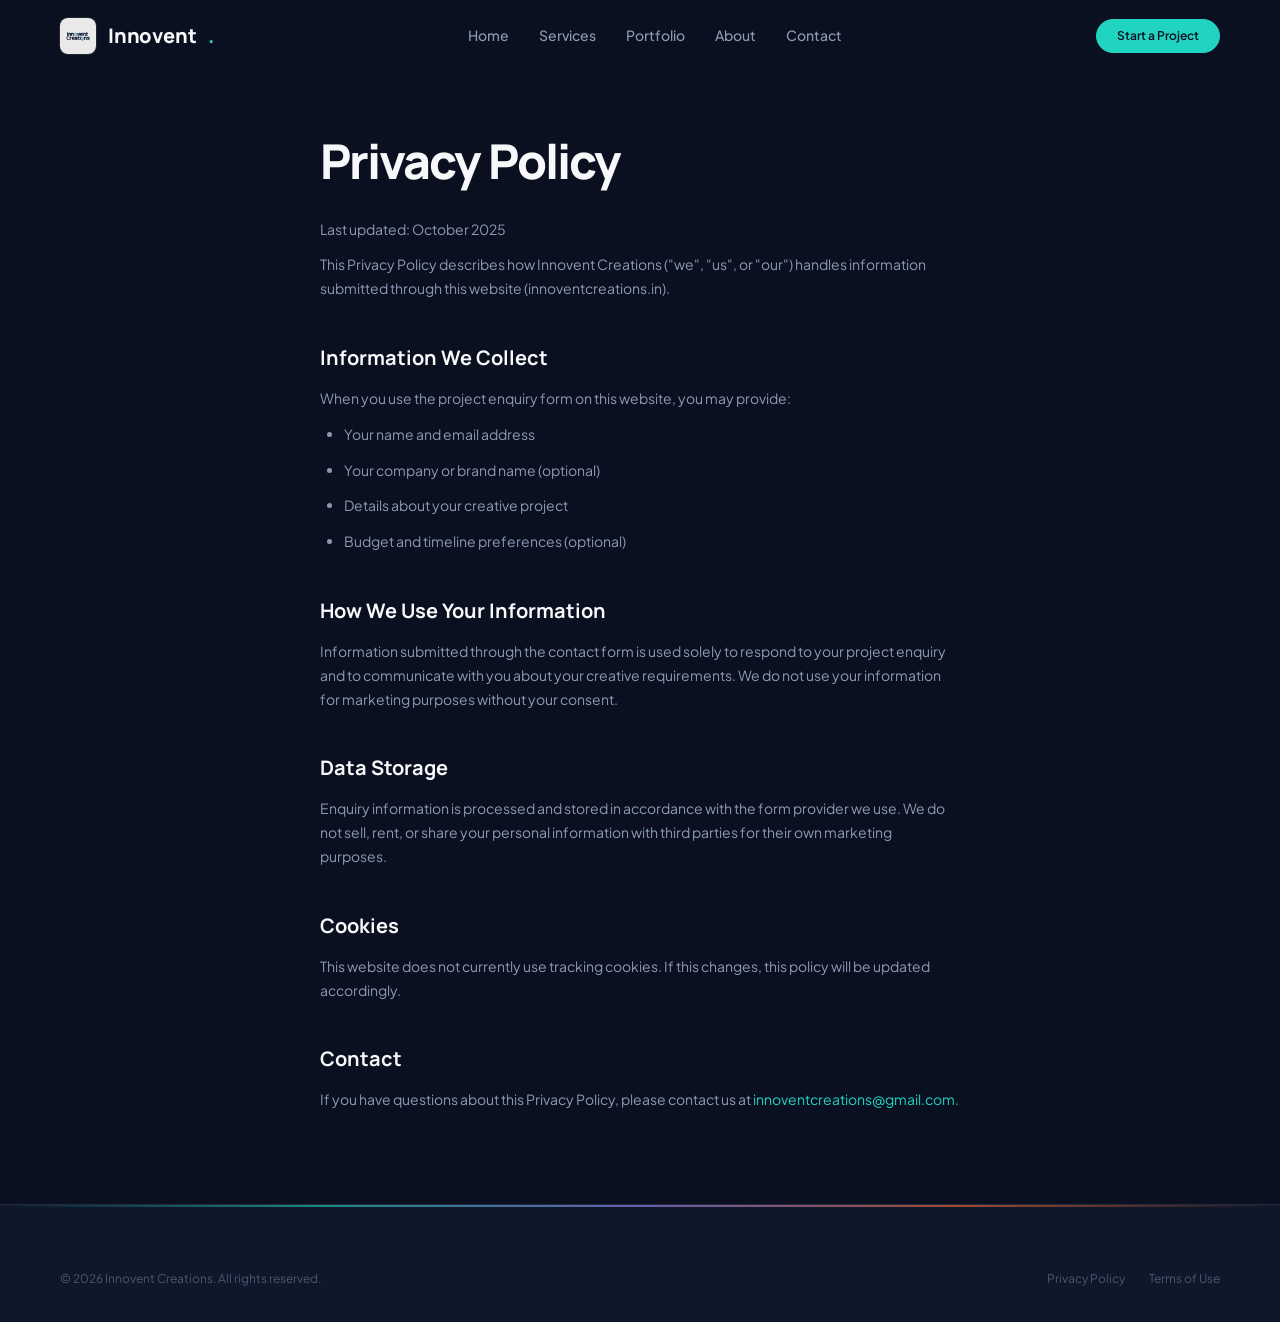
<file: pages/privacy.html>
<!DOCTYPE html>
<html lang="en">
<head>
  <meta charset="UTF-8" />
  <meta name="viewport" content="width=device-width, initial-scale=1.0" />
  <title>Privacy Policy | Innovent Creations</title>
  <meta name="robots" content="noindex" />
  <link rel="preconnect" href="https://fonts.googleapis.com" />
  <link rel="preconnect" href="https://fonts.gstatic.com" crossorigin />
  <link href="https://fonts.googleapis.com/css2?family=Manrope:wght@400;600;700;800&family=Plus+Jakarta+Sans:wght@400;500;600&display=swap" rel="stylesheet" />
  <link rel="stylesheet" href="../css/tokens.css" />
  <link rel="stylesheet" href="../css/base.css" />
  <link rel="stylesheet" href="../css/layout.css" />
  <link rel="stylesheet" href="../css/components.css" />
  <link rel="stylesheet" href="../css/visuals.css" />
  <style>
    .legal-body { padding-top: calc(72px + 3rem); padding-bottom: 5rem; }
    .legal-body h1 { font-family: var(--font-display); font-size: clamp(2rem,4vw,3rem); font-weight: var(--fw-extrabold); color: var(--c-white); letter-spacing: var(--ls-tight); margin-bottom: 1rem; }
    .legal-body h2 { font-family: var(--font-display); font-size: 1.25rem; font-weight: var(--fw-bold); color: var(--c-white); margin: 2.5rem 0 0.75rem; }
    .legal-body p, .legal-body li { font-size: var(--fs-sm); color: var(--c-muted); line-height: var(--lh-relaxed); margin-bottom: 0.75rem; }
    .legal-body ul { padding-left: 1.5rem; list-style: disc; }
    .legal-meta { font-size: var(--fs-xs); color: var(--c-subtle); margin-bottom: 3rem; }
  </style>
</head>
<body>

<!-- PAGE LOADER: Privacy (Trust & Data Governance) -->
<div class="page-loader" id="page-loader" data-page="privacy" aria-hidden="true">
  <div class="page-loader__bar"></div>
  <div class="page-loader__backdrop"></div>
  <div class="page-loader__card">
    <div class="page-loader__icon-box">
      <svg class="page-loader__svg-icon" viewBox="0 0 36 36" fill="none" xmlns="http://www.w3.org/2000/svg">
        <path d="M18 3L30 8V17C30 24.5 24.8 30.5 18 33C11.2 30.5 6 24.5 6 17V8L18 3Z" stroke="#38BDF8" stroke-width="2" stroke-linejoin="round" fill="rgba(56, 189, 248, 0.12)"/>
        <path d="M13 18L16.5 21.5L23 15" stroke="#6366F1" stroke-width="2" stroke-linecap="round" stroke-linejoin="round"/>
      </svg>
      <span class="page-loader__ring"></span>
      <span class="page-loader__ring-pulse"></span>
    </div>
    <div class="page-loader__text-wrap">
      <div class="page-loader__brand">Privacy &amp; Trust<span class="page-loader__dot">.</span></div>
      <div class="page-loader__title">Security &amp; Data Governance</div>
      <div class="page-loader__tagline">Data Integrity · Privacy Standards · Confidentiality</div>
    </div>
    <div class="page-loader__meter"><div class="page-loader__fill"></div></div>
    <div class="page-loader__status">
      <span class="page-loader__status-pip"></span>
      <span class="page-loader__status-text">🛡 Verifying Security Protocols</span>
    </div>
  </div>
</div>
<script>
  (function(){
    function hideLoader() {
      var el = document.getElementById('page-loader');
      if (el) { el.classList.add('loaded'); el.classList.remove('entering'); }
    }
    if (document.readyState === 'complete' || document.readyState === 'interactive') {
      setTimeout(hideLoader, 200);
    } else {
      window.addEventListener('DOMContentLoaded', function() { setTimeout(hideLoader, 200); });
      window.addEventListener('load', function() { setTimeout(hideLoader, 200); });
    }
    setTimeout(hideLoader, 380);
  })();
</script>

<nav class="nav nav--scrolled" role="navigation">
  <div class="container">
    <div class="nav__inner">
      <a href="../index.html" class="nav__brand">
        <img src="../assets/logo.jpeg" alt="Innovent Creations logo" class="nav__brand-logo" />
        Innovent<span class="nav__brand-dot">.</span>
      </a>
      <div class="nav__links">
        <a href="../index.html" class="nav__link">Home</a>
        <a href="./services.html" class="nav__link">Services</a>
        <a href="./portfolio.html" class="nav__link">Portfolio</a>
        <a href="./about.html" class="nav__link">About</a>
        <a href="./contact.html" class="nav__link">Contact</a>
      </div>
      <div class="nav__actions">
        <a href="./contact.html" class="btn btn--primary btn--sm">Start a Project</a>
        <button class="nav__hamburger" id="hamburger" aria-label="Toggle menu" aria-expanded="false" aria-controls="mobile-menu"><span></span><span></span><span></span></button>
      </div>
    </div>
  </div>
</nav>
<div class="nav__mobile" id="mobile-menu">
  <nav class="nav__mobile-links">
    <a href="../index.html" class="nav__mobile-link">Home</a>
    <a href="./services.html" class="nav__mobile-link">Services</a>
    <a href="./portfolio.html" class="nav__mobile-link">Portfolio</a>
    <a href="./about.html" class="nav__mobile-link">About</a>
    <a href="./contact.html" class="nav__mobile-link">Contact</a>
  </nav>
</div>

<main>
  <div class="legal-body">
    <div class="container container--text">
      <h1>Privacy Policy</h1>
      <p class="legal-meta">Last updated: October 2025</p>

      <p>This Privacy Policy describes how Innovent Creations ("we", "us", or "our") handles information submitted through this website (innoventcreations.in).</p>

      <h2>Information We Collect</h2>
      <p>When you use the project enquiry form on this website, you may provide:</p>
      <ul>
        <li>Your name and email address</li>
        <li>Your company or brand name (optional)</li>
        <li>Details about your creative project</li>
        <li>Budget and timeline preferences (optional)</li>
      </ul>

      <h2>How We Use Your Information</h2>
      <p>Information submitted through the contact form is used solely to respond to your project enquiry and to communicate with you about your creative requirements. We do not use your information for marketing purposes without your consent.</p>

      <h2>Data Storage</h2>
      <p>Enquiry information is processed and stored in accordance with the form provider we use. We do not sell, rent, or share your personal information with third parties for their own marketing purposes.</p>

      <h2>Cookies</h2>
      <p>This website does not currently use tracking cookies. If this changes, this policy will be updated accordingly.</p>

      <h2>Contact</h2>
      <p>If you have questions about this Privacy Policy, please contact us at <a href="mailto:innoventcreations@gmail.com" style="color:var(--c-teal);">innoventcreations@gmail.com</a>.</p>
    </div>
  </div>
</main>

<footer class="footer" role="contentinfo">
  <div class="container">
    <div class="footer__bottom" style="border-top:none; padding-top:0;">
      <p class="footer__copy">&copy; <span id="year"></span> Innovent Creations. All rights reserved.</p>
      <div class="footer__legal">
        <a href="./privacy.html">Privacy Policy</a>
        <a href="./terms.html">Terms of Use</a>
      </div>
    </div>
  </div>
</footer>
<script src="../js/main.js"></script>
<script>var y=document.getElementById('year');if(y)y.textContent=new Date().getFullYear();</script>
</body>
</html>
</file>
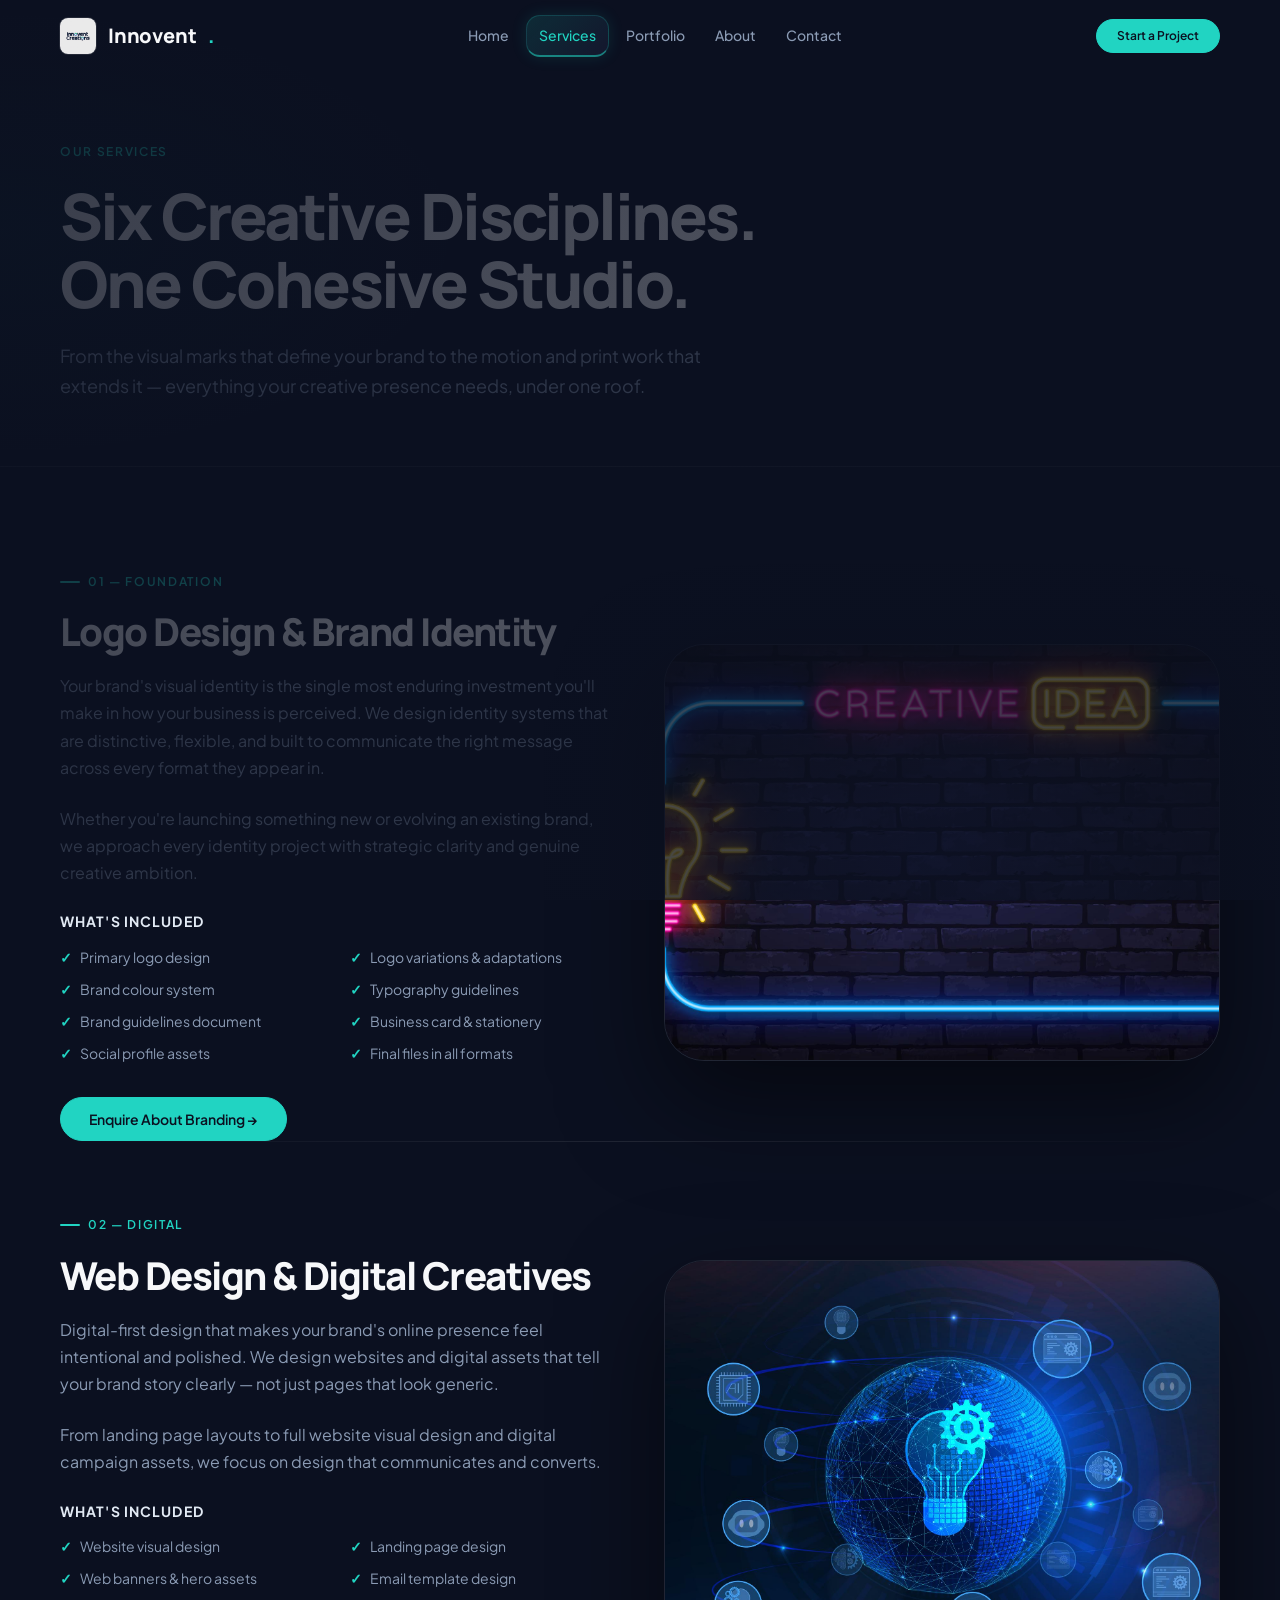
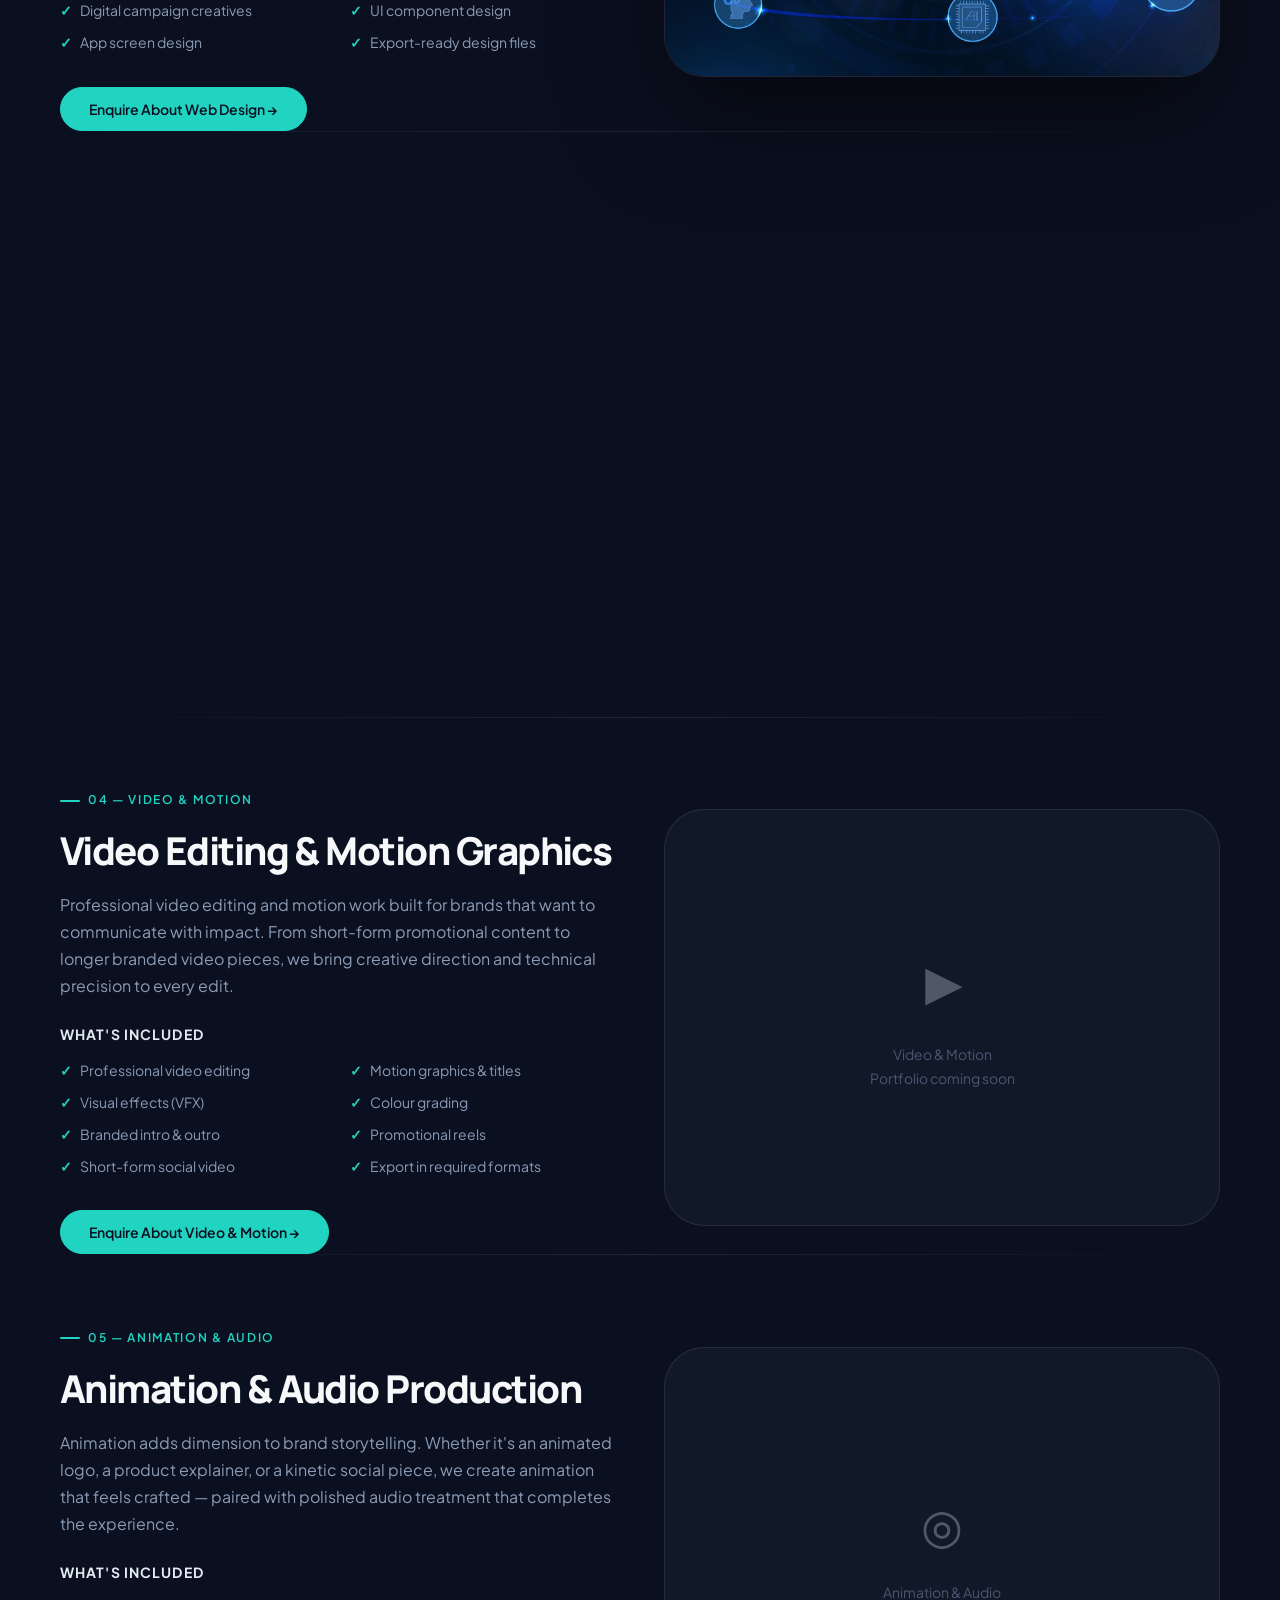
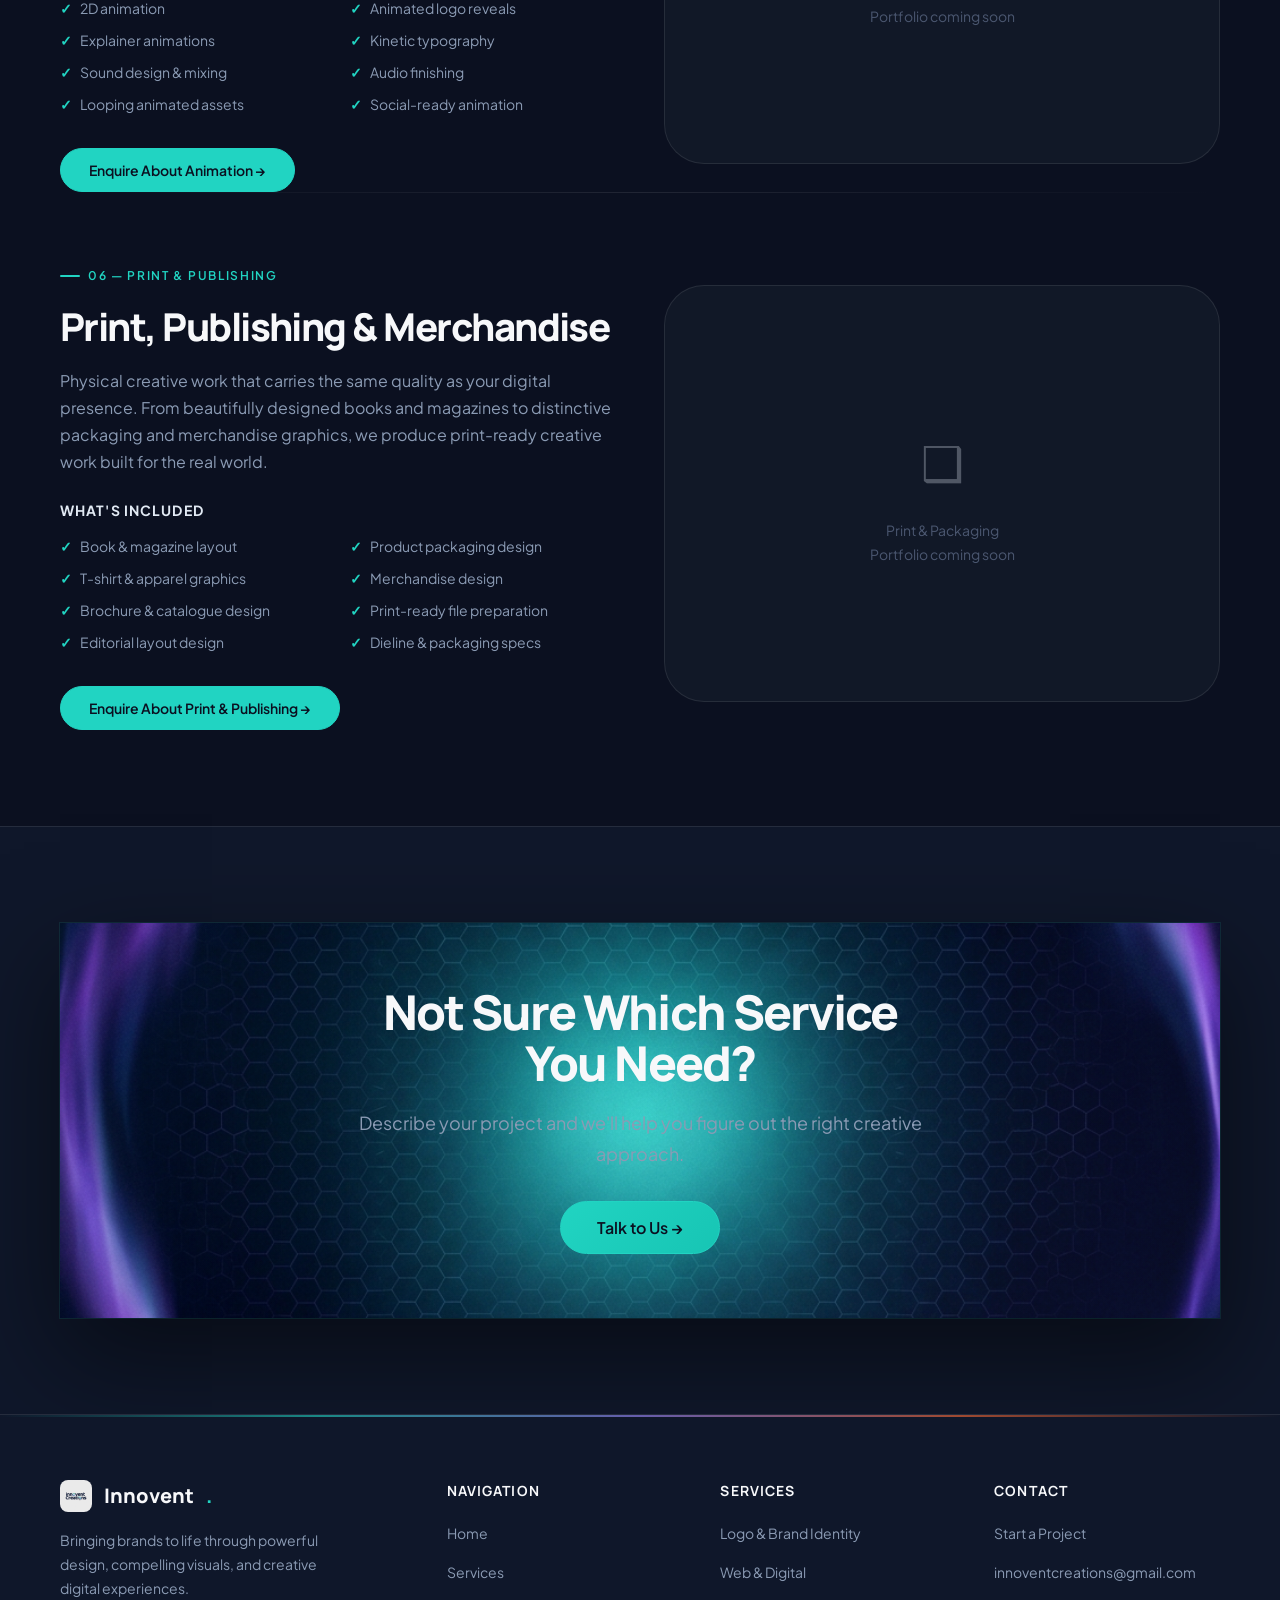
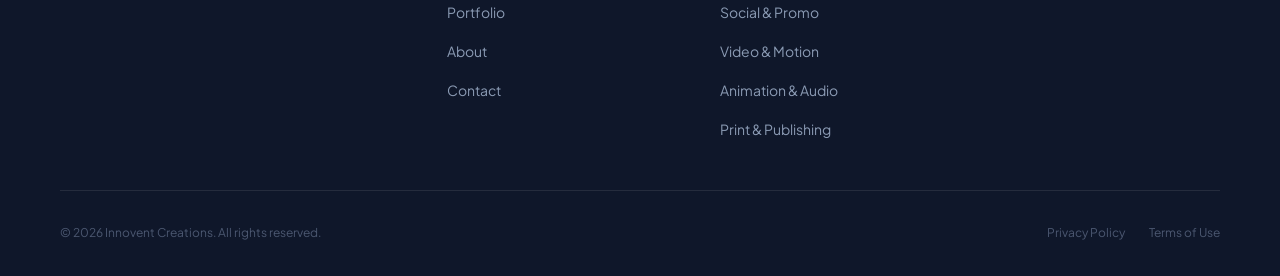
<file: pages/services.html>
<!DOCTYPE html>
<html lang="en">
<head>
  <meta charset="UTF-8" />
  <meta name="viewport" content="width=device-width, initial-scale=1.0" />
  <title>Services | Innovent Creations — Creative Design Studio</title>
  <meta name="description" content="Explore Innovent Creations' full range of creative services: logo design, brand identity, web design, social media graphics, video editing, motion graphics, animation, and print design." />
  <link rel="canonical" href="https://innoventcreations.in/services" />
  <meta property="og:title" content="Services | Innovent Creations" />
  <meta property="og:description" content="Six creative disciplines under one studio — from brand identity to packaging and motion graphics." />
  <link rel="preconnect" href="https://fonts.googleapis.com" />
  <link rel="preconnect" href="https://fonts.gstatic.com" crossorigin />
  <link href="https://fonts.googleapis.com/css2?family=Manrope:wght@300;400;500;600;700;800&family=Plus+Jakarta+Sans:wght@400;500;600;700;800&display=swap" rel="stylesheet" />
  <link rel="stylesheet" href="../css/tokens.css" />
  <link rel="stylesheet" href="../css/base.css" />
  <link rel="stylesheet" href="../css/layout.css" />
  <link rel="stylesheet" href="../css/components.css" />
  <link rel="stylesheet" href="../css/pages.css" />
  <link rel="stylesheet" href="../css/visuals.css" />
</head>
<body>

<!-- PAGE LOADER: Services (Architecture & Capabilities) -->
<div class="page-loader" id="page-loader" data-page="services" aria-hidden="true">
  <div class="page-loader__bar"></div>
  <div class="page-loader__backdrop"></div>
  <div class="page-loader__card">
    <div class="page-loader__icon-box">
      <svg class="page-loader__svg-icon" viewBox="0 0 36 36" fill="none" xmlns="http://www.w3.org/2000/svg">
        <path d="M18 3L31 10.5V25.5L18 33L5 25.5V10.5L18 3Z" stroke="#00E5FF" stroke-width="2" stroke-linecap="round" stroke-linejoin="round"/>
        <path d="M18 18L31 10.5M18 18V33M18 18L5 10.5" stroke="#8A2BE2" stroke-width="1.8" stroke-linecap="round" stroke-linejoin="round"/>
        <circle cx="18" cy="18" r="3.5" fill="#00E5FF"/>
      </svg>
      <span class="page-loader__ring"></span>
      <span class="page-loader__ring-pulse"></span>
    </div>
    <div class="page-loader__text-wrap">
      <div class="page-loader__brand">Services &amp; Architecture<span class="page-loader__dot">.</span></div>
      <div class="page-loader__title">Full-Spectrum Digital Solutions</div>
      <div class="page-loader__tagline">Web Apps · Custom AI · Cloud Platforms · APIs</div>
    </div>
    <div class="page-loader__meter"><div class="page-loader__fill"></div></div>
    <div class="page-loader__status">
      <span class="page-loader__status-pip"></span>
      <span class="page-loader__status-text">⚡ Architecting Scalable Solutions</span>
    </div>
  </div>
</div>
<script>
  (function(){
    function hideLoader() {
      var el = document.getElementById('page-loader');
      if (el) { el.classList.add('loaded'); el.classList.remove('entering'); }
    }
    if (document.readyState === 'complete' || document.readyState === 'interactive') {
      setTimeout(hideLoader, 200);
    } else {
      window.addEventListener('DOMContentLoaded', function() { setTimeout(hideLoader, 200); });
      window.addEventListener('load', function() { setTimeout(hideLoader, 200); });
    }
    setTimeout(hideLoader, 380);
  })();
</script>

<!-- NAV -->
<nav class="nav" role="navigation" aria-label="Main navigation">
  <div class="container">
    <div class="nav__inner">
      <a href="../index.html" class="nav__brand" aria-label="Innovent Creations — Home">
        <img src="../assets/logo.jpeg" alt="Innovent Creations logo" class="nav__brand-logo" />
        Innovent<span class="nav__brand-dot">.</span>
      </a>
      <div class="nav__links">
        <a href="../index.html" class="nav__link">Home</a>
        <a href="./services.html" class="nav__link active">Services</a>
        <a href="./portfolio.html" class="nav__link">Portfolio</a>
        <a href="./about.html" class="nav__link">About</a>
        <a href="./contact.html" class="nav__link">Contact</a>
      </div>
      <div class="nav__actions">
        <a href="./contact.html" class="btn btn--primary btn--sm">Start a Project</a>
        <button class="nav__hamburger" id="hamburger" aria-label="Toggle menu" aria-expanded="false" aria-controls="mobile-menu">
          <span></span><span></span><span></span>
        </button>
      </div>
    </div>
  </div>
</nav>
<div class="nav__mobile" id="mobile-menu">
  <nav class="nav__mobile-links">
    <a href="../index.html" class="nav__mobile-link">Home</a>
    <a href="./services.html" class="nav__mobile-link">Services</a>
    <a href="./portfolio.html" class="nav__mobile-link">Portfolio</a>
    <a href="./about.html" class="nav__mobile-link">About</a>
    <a href="./contact.html" class="nav__mobile-link">Contact</a>
  </nav>
  <a href="./contact.html" class="btn btn--primary btn--lg" style="align-self:flex-start">Start a Project →</a>
</div>

<main>

<!-- PAGE HERO -->
<section class="page-hero">
  <div class="container">
    <p class="page-hero__eyebrow reveal">Our Services</p>
    <h1 class="page-hero__title reveal" data-delay="1">Six Creative Disciplines. One Cohesive Studio.</h1>
    <p class="page-hero__sub reveal" data-delay="2">From the visual marks that define your brand to the motion and print work that extends it — everything your creative presence needs, under one roof.</p>
  </div>
</section>

<!-- SERVICES DETAIL -->
<section class="section">
  <div class="container">
    <div class="services-detail-grid">

      <!-- 01 Branding -->
      <article id="branding">
        <div class="service-detail reveal">
          <div class="service-detail__content">
            <p class="service-detail__badge">01 — Foundation</p>
            <h2 class="service-detail__title">Logo Design & Brand Identity</h2>
            <p class="service-detail__desc">Your brand's visual identity is the single most enduring investment you'll make in how your business is perceived. We design identity systems that are distinctive, flexible, and built to communicate the right message across every format they appear in.</p>
            <p class="service-detail__desc">Whether you're launching something new or evolving an existing brand, we approach every identity project with strategic clarity and genuine creative ambition.</p>
            <div class="service-detail__deliverables">
              <p class="service-detail__deliverables-title">What's Included</p>
              <ul class="service-detail__deliverables-list">
                <li class="service-detail__deliverables-item">Primary logo design</li>
                <li class="service-detail__deliverables-item">Logo variations & adaptations</li>
                <li class="service-detail__deliverables-item">Brand colour system</li>
                <li class="service-detail__deliverables-item">Typography guidelines</li>
                <li class="service-detail__deliverables-item">Brand guidelines document</li>
                <li class="service-detail__deliverables-item">Business card & stationery</li>
                <li class="service-detail__deliverables-item">Social profile assets</li>
                <li class="service-detail__deliverables-item">Final files in all formats</li>
              </ul>
            </div>
            <a href="./contact.html?service=branding" class="btn btn--primary">Enquire About Branding →</a>
          </div>
          <div class="service-detail__visual">
            <img src="../assets/work1.jpg" alt="Brand identity and logo design work" class="service-detail__img" loading="lazy" />
          </div>
        </div>
        <hr class="service-divider" />
      </article>

      <!-- 02 Web -->
      <article id="web">
        <div class="service-detail reveal">
          <div class="service-detail__content">
            <p class="service-detail__badge">02 — Digital</p>
            <h2 class="service-detail__title">Web Design & Digital Creatives</h2>
            <p class="service-detail__desc">Digital-first design that makes your brand's online presence feel intentional and polished. We design websites and digital assets that tell your brand story clearly — not just pages that look generic.</p>
            <p class="service-detail__desc">From landing page layouts to full website visual design and digital campaign assets, we focus on design that communicates and converts.</p>
            <div class="service-detail__deliverables">
              <p class="service-detail__deliverables-title">What's Included</p>
              <ul class="service-detail__deliverables-list">
                <li class="service-detail__deliverables-item">Website visual design</li>
                <li class="service-detail__deliverables-item">Landing page design</li>
                <li class="service-detail__deliverables-item">Web banners & hero assets</li>
                <li class="service-detail__deliverables-item">Email template design</li>
                <li class="service-detail__deliverables-item">Digital campaign creatives</li>
                <li class="service-detail__deliverables-item">UI component design</li>
                <li class="service-detail__deliverables-item">App screen design</li>
                <li class="service-detail__deliverables-item">Export-ready design files</li>
              </ul>
            </div>
            <a href="./contact.html?service=web" class="btn btn--primary">Enquire About Web Design →</a>
          </div>
          <div class="service-detail__visual">
            <img src="../assets/work2.jpg" alt="Web design and digital creative work" class="service-detail__img" loading="lazy" />
          </div>
        </div>
        <hr class="service-divider" />
      </article>

      <!-- 03 Social -->
      <article id="social">
        <div class="service-detail reveal">
          <div class="service-detail__content">
            <p class="service-detail__badge">03 — Social & Promo</p>
            <h2 class="service-detail__title">Social Media & Promotional Design</h2>
            <p class="service-detail__desc">Visuals designed to perform — capturing attention in the first second, communicating clearly, and making the brand look credible in every format. From YouTube thumbnails to event posters, we design promotional materials that work.</p>
            <div class="service-detail__deliverables">
              <p class="service-detail__deliverables-title">What's Included</p>
              <ul class="service-detail__deliverables-list">
                <li class="service-detail__deliverables-item">YouTube thumbnail design</li>
                <li class="service-detail__deliverables-item">Instagram & Facebook posts</li>
                <li class="service-detail__deliverables-item">Story & reel graphics</li>
                <li class="service-detail__deliverables-item">Event posters & flyers</li>
                <li class="service-detail__deliverables-item">Promotional banners</li>
                <li class="service-detail__deliverables-item">Campaign asset sets</li>
                <li class="service-detail__deliverables-item">Print-ready & digital formats</li>
                <li class="service-detail__deliverables-item">Brand-consistent templates</li>
              </ul>
            </div>
            <a href="./contact.html?service=social" class="btn btn--primary">Enquire About Social Design →</a>
          </div>
          <div class="service-detail__visual">
            <img src="../assets/work3.jpg" alt="Social media and promotional design" class="service-detail__img" loading="lazy" />
          </div>
        </div>
        <hr class="service-divider" />
      </article>

      <!-- 04 Video -->
      <article id="video">
        <div class="service-detail reveal">
          <div class="service-detail__content">
            <p class="service-detail__badge">04 — Video & Motion</p>
            <h2 class="service-detail__title">Video Editing & Motion Graphics</h2>
            <p class="service-detail__desc">Professional video editing and motion work built for brands that want to communicate with impact. From short-form promotional content to longer branded video pieces, we bring creative direction and technical precision to every edit.</p>
            <div class="service-detail__deliverables">
              <p class="service-detail__deliverables-title">What's Included</p>
              <ul class="service-detail__deliverables-list">
                <li class="service-detail__deliverables-item">Professional video editing</li>
                <li class="service-detail__deliverables-item">Motion graphics & titles</li>
                <li class="service-detail__deliverables-item">Visual effects (VFX)</li>
                <li class="service-detail__deliverables-item">Colour grading</li>
                <li class="service-detail__deliverables-item">Branded intro & outro</li>
                <li class="service-detail__deliverables-item">Promotional reels</li>
                <li class="service-detail__deliverables-item">Short-form social video</li>
                <li class="service-detail__deliverables-item">Export in required formats</li>
              </ul>
            </div>
            <a href="./contact.html?service=video" class="btn btn--primary">Enquire About Video & Motion →</a>
          </div>
          <div class="service-detail__visual">
            <div class="service-detail__placeholder">
              <span class="service-detail__placeholder-icon" aria-hidden="true">▶</span>
              <p class="service-detail__placeholder-text">Video & Motion<br>Portfolio coming soon</p>
            </div>
          </div>
        </div>
        <hr class="service-divider" />
      </article>

      <!-- 05 Animation -->
      <article id="animation">
        <div class="service-detail reveal">
          <div class="service-detail__content">
            <p class="service-detail__badge">05 — Animation & Audio</p>
            <h2 class="service-detail__title">Animation & Audio Production</h2>
            <p class="service-detail__desc">Animation adds dimension to brand storytelling. Whether it's an animated logo, a product explainer, or a kinetic social piece, we create animation that feels crafted — paired with polished audio treatment that completes the experience.</p>
            <div class="service-detail__deliverables">
              <p class="service-detail__deliverables-title">What's Included</p>
              <ul class="service-detail__deliverables-list">
                <li class="service-detail__deliverables-item">2D animation</li>
                <li class="service-detail__deliverables-item">Animated logo reveals</li>
                <li class="service-detail__deliverables-item">Explainer animations</li>
                <li class="service-detail__deliverables-item">Kinetic typography</li>
                <li class="service-detail__deliverables-item">Sound design & mixing</li>
                <li class="service-detail__deliverables-item">Audio finishing</li>
                <li class="service-detail__deliverables-item">Looping animated assets</li>
                <li class="service-detail__deliverables-item">Social-ready animation</li>
              </ul>
            </div>
            <a href="./contact.html?service=animation" class="btn btn--primary">Enquire About Animation →</a>
          </div>
          <div class="service-detail__visual">
            <div class="service-detail__placeholder">
              <span class="service-detail__placeholder-icon" aria-hidden="true">◎</span>
              <p class="service-detail__placeholder-text">Animation & Audio<br>Portfolio coming soon</p>
            </div>
          </div>
        </div>
        <hr class="service-divider" />
      </article>

      <!-- 06 Print -->
      <article id="print">
        <div class="service-detail reveal">
          <div class="service-detail__content">
            <p class="service-detail__badge">06 — Print & Publishing</p>
            <h2 class="service-detail__title">Print, Publishing & Merchandise</h2>
            <p class="service-detail__desc">Physical creative work that carries the same quality as your digital presence. From beautifully designed books and magazines to distinctive packaging and merchandise graphics, we produce print-ready creative work built for the real world.</p>
            <div class="service-detail__deliverables">
              <p class="service-detail__deliverables-title">What's Included</p>
              <ul class="service-detail__deliverables-list">
                <li class="service-detail__deliverables-item">Book & magazine layout</li>
                <li class="service-detail__deliverables-item">Product packaging design</li>
                <li class="service-detail__deliverables-item">T-shirt & apparel graphics</li>
                <li class="service-detail__deliverables-item">Merchandise design</li>
                <li class="service-detail__deliverables-item">Brochure & catalogue design</li>
                <li class="service-detail__deliverables-item">Print-ready file preparation</li>
                <li class="service-detail__deliverables-item">Editorial layout design</li>
                <li class="service-detail__deliverables-item">Dieline & packaging specs</li>
              </ul>
            </div>
            <a href="./contact.html?service=print" class="btn btn--primary">Enquire About Print & Publishing →</a>
          </div>
          <div class="service-detail__visual">
            <div class="service-detail__placeholder">
              <span class="service-detail__placeholder-icon" aria-hidden="true">❑</span>
              <p class="service-detail__placeholder-text">Print & Packaging<br>Portfolio coming soon</p>
            </div>
          </div>
        </div>
      </article>

    </div>
  </div>
</section>

<!-- CTA -->
<section class="section" style="background:var(--c-bg-3); border-top:1px solid var(--c-border);">
  <div class="container">
    <div class="cta-panel reveal" style="padding:var(--sp-16) var(--sp-12); text-align:center;">
      <h2 style="font-family:var(--font-display); font-size:clamp(1.8rem,4vw,3rem); font-weight:var(--fw-extrabold); color:var(--c-white); line-height:var(--lh-tight); letter-spacing:var(--ls-tight); max-width:18ch; margin-inline:auto; margin-bottom:var(--sp-5);">
        Not Sure Which Service You Need?
      </h2>
      <p style="font-size:var(--fs-md); color:var(--c-muted); max-width:44ch; margin-inline:auto; margin-bottom:var(--sp-8); line-height:var(--lh-relaxed);">
        Describe your project and we'll help you figure out the right creative approach.
      </p>
      <a href="./contact.html" class="btn btn--primary btn--lg">Talk to Us →</a>
    </div>
  </div>
</section>

</main>

<!-- FOOTER -->
<footer class="footer" role="contentinfo">
  <div class="container">
    <div class="footer__top">
      <div>
        <div class="footer__brand">
          <img src="../assets/logo.jpeg" alt="Innovent Creations" class="footer__brand-logo" />
          Innovent<span style="color:var(--c-teal)">.</span>
        </div>
        <p class="footer__tagline">Bringing brands to life through powerful design, compelling visuals, and creative digital experiences.</p>
      </div>
      <div>
        <h3 class="footer__col-title">Navigation</h3>
        <ul class="footer__links">
          <li><a href="../index.html" class="footer__link">Home</a></li>
          <li><a href="./services.html" class="footer__link">Services</a></li>
          <li><a href="./portfolio.html" class="footer__link">Portfolio</a></li>
          <li><a href="./about.html" class="footer__link">About</a></li>
          <li><a href="./contact.html" class="footer__link">Contact</a></li>
        </ul>
      </div>
      <div>
        <h3 class="footer__col-title">Services</h3>
        <ul class="footer__links">
          <li><a href="#branding" class="footer__link">Logo & Brand Identity</a></li>
          <li><a href="#web" class="footer__link">Web & Digital</a></li>
          <li><a href="#social" class="footer__link">Social & Promo</a></li>
          <li><a href="#video" class="footer__link">Video & Motion</a></li>
          <li><a href="#animation" class="footer__link">Animation & Audio</a></li>
          <li><a href="#print" class="footer__link">Print & Publishing</a></li>
        </ul>
      </div>
      <div>
        <h3 class="footer__col-title">Contact</h3>
        <ul class="footer__links">
          <li><a href="./contact.html" class="footer__link">Start a Project</a></li>
          <li><a href="mailto:innoventcreations@gmail.com" class="footer__link">innoventcreations@gmail.com</a></li>
        </ul>
      </div>
    </div>
    <div class="footer__bottom">
      <p class="footer__copy">&copy; <span id="year"></span> Innovent Creations. All rights reserved.</p>
      <div class="footer__legal">
        <a href="./privacy.html">Privacy Policy</a>
        <a href="./terms.html">Terms of Use</a>
      </div>
    </div>
  </div>
</footer>

<script src="../js/main.js"></script>
<script>
  var y = document.getElementById('year');
  if (y) y.textContent = new Date().getFullYear();
</script>
</body>
</html>
</file>
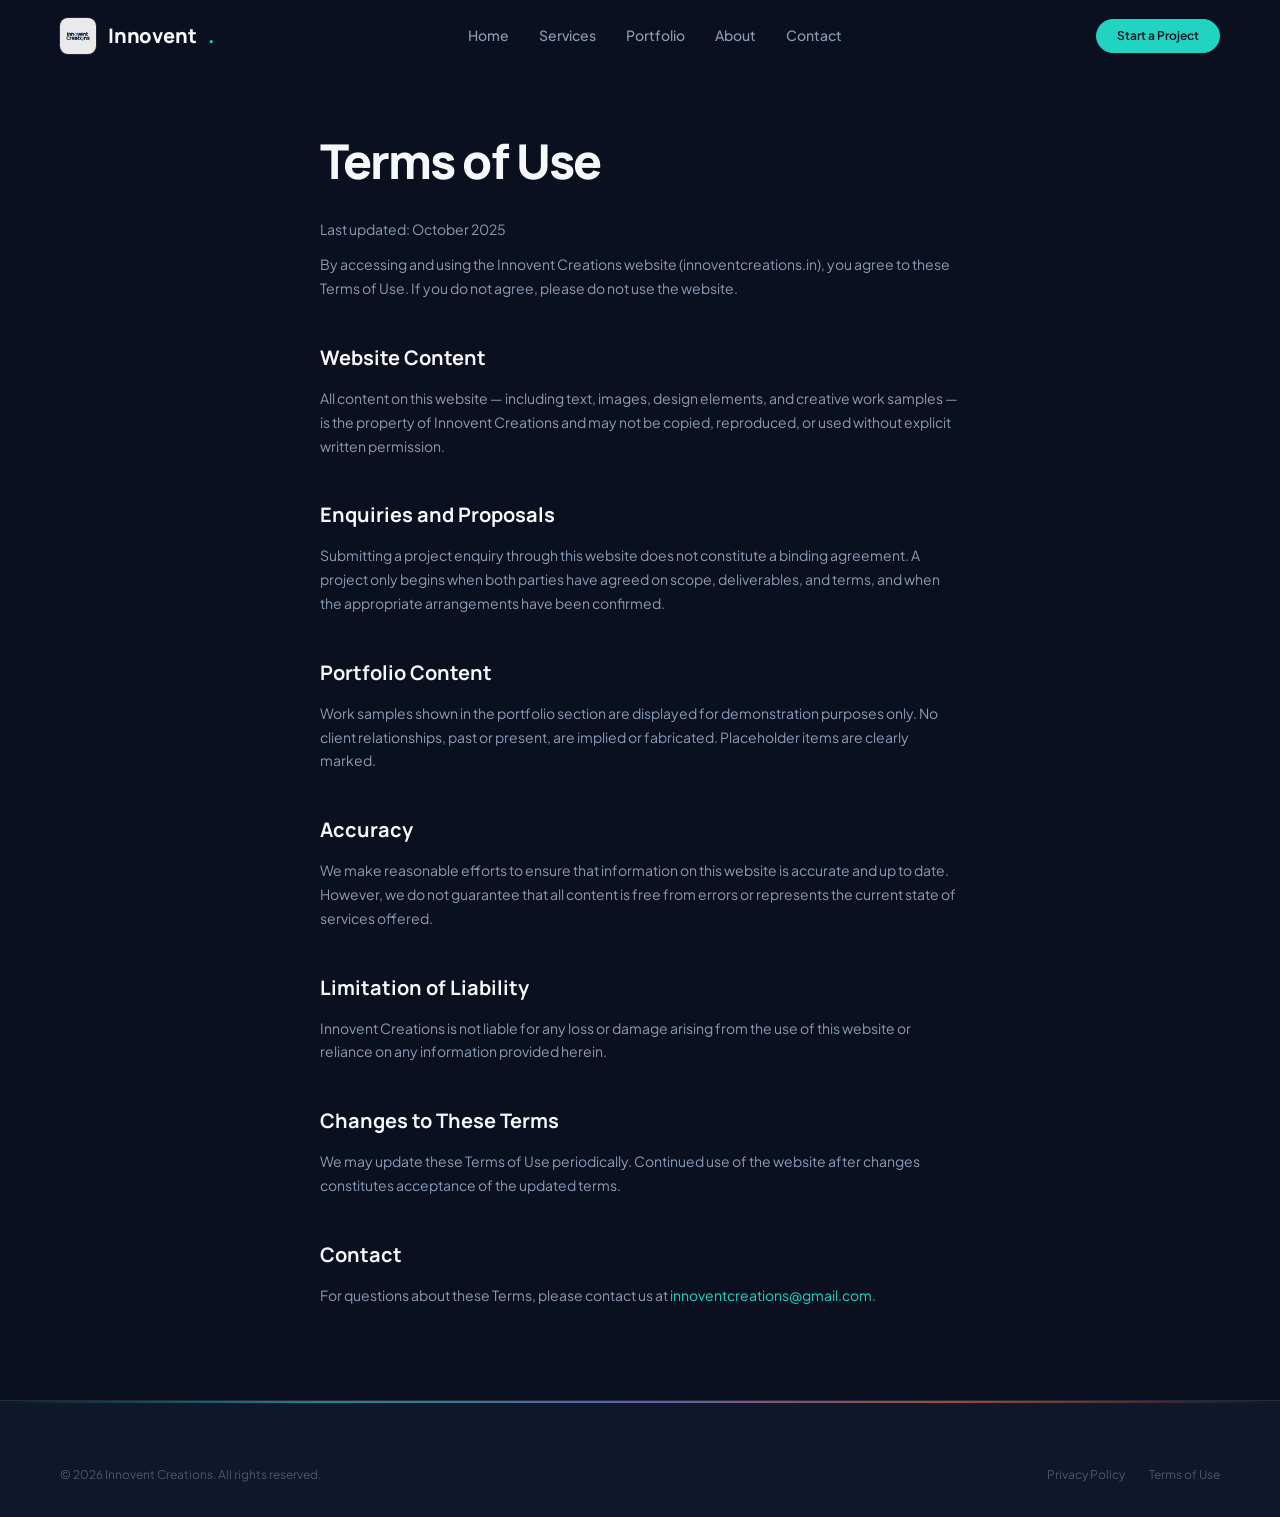
<file: pages/terms.html>
<!DOCTYPE html>
<html lang="en">
<head>
  <meta charset="UTF-8" />
  <meta name="viewport" content="width=device-width, initial-scale=1.0" />
  <title>Terms of Use | Innovent Creations</title>
  <meta name="robots" content="noindex" />
  <link rel="preconnect" href="https://fonts.googleapis.com" />
  <link rel="preconnect" href="https://fonts.gstatic.com" crossorigin />
  <link href="https://fonts.googleapis.com/css2?family=Manrope:wght@400;600;700;800&family=Plus+Jakarta+Sans:wght@400;500;600&display=swap" rel="stylesheet" />
  <link rel="stylesheet" href="../css/tokens.css" />
  <link rel="stylesheet" href="../css/base.css" />
  <link rel="stylesheet" href="../css/layout.css" />
  <link rel="stylesheet" href="../css/components.css" />
  <link rel="stylesheet" href="../css/visuals.css" />
  <style>
    .legal-body { padding-top: calc(72px + 3rem); padding-bottom: 5rem; }
    .legal-body h1 { font-family: var(--font-display); font-size: clamp(2rem,4vw,3rem); font-weight: var(--fw-extrabold); color: var(--c-white); letter-spacing: var(--ls-tight); margin-bottom: 1rem; }
    .legal-body h2 { font-family: var(--font-display); font-size: 1.25rem; font-weight: var(--fw-bold); color: var(--c-white); margin: 2.5rem 0 0.75rem; }
    .legal-body p, .legal-body li { font-size: var(--fs-sm); color: var(--c-muted); line-height: var(--lh-relaxed); margin-bottom: 0.75rem; }
    .legal-body ul { padding-left: 1.5rem; list-style: disc; }
    .legal-meta { font-size: var(--fs-xs); color: var(--c-subtle); margin-bottom: 3rem; }
  </style>
</head>
<body>

<!-- PAGE LOADER: Terms (Agreement & Legal Framework) -->
<div class="page-loader" id="page-loader" data-page="terms" aria-hidden="true">
  <div class="page-loader__bar"></div>
  <div class="page-loader__backdrop"></div>
  <div class="page-loader__card">
    <div class="page-loader__icon-box">
      <svg class="page-loader__svg-icon" viewBox="0 0 36 36" fill="none" xmlns="http://www.w3.org/2000/svg">
        <path d="M18 3L30 8V17C30 24.5 24.8 30.5 18 33C11.2 30.5 6 24.5 6 17V8L18 3Z" stroke="#38BDF8" stroke-width="2" stroke-linejoin="round" fill="rgba(56, 189, 248, 0.12)"/>
        <path d="M13 18L16.5 21.5L23 15" stroke="#6366F1" stroke-width="2" stroke-linecap="round" stroke-linejoin="round"/>
      </svg>
      <span class="page-loader__ring"></span>
      <span class="page-loader__ring-pulse"></span>
    </div>
    <div class="page-loader__text-wrap">
      <div class="page-loader__brand">Terms of Service<span class="page-loader__dot">.</span></div>
      <div class="page-loader__title">Agreement &amp; Legal Framework</div>
      <div class="page-loader__tagline">Clear Terms · Project Scope · Mutual Transparency</div>
    </div>
    <div class="page-loader__meter"><div class="page-loader__fill"></div></div>
    <div class="page-loader__status">
      <span class="page-loader__status-pip"></span>
      <span class="page-loader__status-text">⚖ Loading Service Governance</span>
    </div>
  </div>
</div>
<script>
  (function(){
    function hideLoader() {
      var el = document.getElementById('page-loader');
      if (el) { el.classList.add('loaded'); el.classList.remove('entering'); }
    }
    if (document.readyState === 'complete' || document.readyState === 'interactive') {
      setTimeout(hideLoader, 200);
    } else {
      window.addEventListener('DOMContentLoaded', function() { setTimeout(hideLoader, 200); });
      window.addEventListener('load', function() { setTimeout(hideLoader, 200); });
    }
    setTimeout(hideLoader, 380);
  })();
</script>

<nav class="nav nav--scrolled" role="navigation">
  <div class="container">
    <div class="nav__inner">
      <a href="../index.html" class="nav__brand">
        <img src="../assets/logo.jpeg" alt="Innovent Creations logo" class="nav__brand-logo" />
        Innovent<span class="nav__brand-dot">.</span>
      </a>
      <div class="nav__links">
        <a href="../index.html" class="nav__link">Home</a>
        <a href="./services.html" class="nav__link">Services</a>
        <a href="./portfolio.html" class="nav__link">Portfolio</a>
        <a href="./about.html" class="nav__link">About</a>
        <a href="./contact.html" class="nav__link">Contact</a>
      </div>
      <div class="nav__actions">
        <a href="./contact.html" class="btn btn--primary btn--sm">Start a Project</a>
        <button class="nav__hamburger" id="hamburger" aria-label="Toggle menu" aria-expanded="false" aria-controls="mobile-menu"><span></span><span></span><span></span></button>
      </div>
    </div>
  </div>
</nav>
<div class="nav__mobile" id="mobile-menu">
  <nav class="nav__mobile-links">
    <a href="../index.html" class="nav__mobile-link">Home</a>
    <a href="./services.html" class="nav__mobile-link">Services</a>
    <a href="./portfolio.html" class="nav__mobile-link">Portfolio</a>
    <a href="./about.html" class="nav__mobile-link">About</a>
    <a href="./contact.html" class="nav__mobile-link">Contact</a>
  </nav>
</div>

<main>
  <div class="legal-body">
    <div class="container container--text">
      <h1>Terms of Use</h1>
      <p class="legal-meta">Last updated: October 2025</p>

      <p>By accessing and using the Innovent Creations website (innoventcreations.in), you agree to these Terms of Use. If you do not agree, please do not use the website.</p>

      <h2>Website Content</h2>
      <p>All content on this website — including text, images, design elements, and creative work samples — is the property of Innovent Creations and may not be copied, reproduced, or used without explicit written permission.</p>

      <h2>Enquiries and Proposals</h2>
      <p>Submitting a project enquiry through this website does not constitute a binding agreement. A project only begins when both parties have agreed on scope, deliverables, and terms, and when the appropriate arrangements have been confirmed.</p>

      <h2>Portfolio Content</h2>
      <p>Work samples shown in the portfolio section are displayed for demonstration purposes only. No client relationships, past or present, are implied or fabricated. Placeholder items are clearly marked.</p>

      <h2>Accuracy</h2>
      <p>We make reasonable efforts to ensure that information on this website is accurate and up to date. However, we do not guarantee that all content is free from errors or represents the current state of services offered.</p>

      <h2>Limitation of Liability</h2>
      <p>Innovent Creations is not liable for any loss or damage arising from the use of this website or reliance on any information provided herein.</p>

      <h2>Changes to These Terms</h2>
      <p>We may update these Terms of Use periodically. Continued use of the website after changes constitutes acceptance of the updated terms.</p>

      <h2>Contact</h2>
      <p>For questions about these Terms, please contact us at <a href="mailto:innoventcreations@gmail.com" style="color:var(--c-teal);">innoventcreations@gmail.com</a>.</p>
    </div>
  </div>
</main>

<footer class="footer" role="contentinfo">
  <div class="container">
    <div class="footer__bottom" style="border-top:none; padding-top:0;">
      <p class="footer__copy">&copy; <span id="year"></span> Innovent Creations. All rights reserved.</p>
      <div class="footer__legal">
        <a href="./privacy.html">Privacy Policy</a>
        <a href="./terms.html">Terms of Use</a>
      </div>
    </div>
  </div>
</footer>
<script src="../js/main.js"></script>
<script>var y=document.getElementById('year');if(y)y.textContent=new Date().getFullYear();</script>
</body>
</html>
</file>
<file: css/tokens.css>
/* ============================================================
   INNOVENT CREATIONS — DESIGN TOKENS
   ============================================================ */

@import url('https://fonts.googleapis.com/css2?family=Manrope:wght@300;400;500;600;700;800&family=Plus+Jakarta+Sans:wght@400;500;600;700;800&display=swap');

:root {
  /* ── Color Palette ── */
  --c-bg:          #0B1020;
  --c-bg-2:        #111827;
  --c-bg-3:        #0f172a;
  --c-surface:     rgba(255, 255, 255, 0.04);
  --c-surface-2:   rgba(255, 255, 255, 0.07);
  --c-surface-3:   rgba(255, 255, 255, 0.11);
  --c-border:      rgba(255, 255, 255, 0.09);
  --c-border-2:    rgba(255, 255, 255, 0.16);
  --c-border-accent: rgba(33, 212, 194, 0.28);

  --c-teal:        #21D4C2;
  --c-teal-dim:    rgba(33, 212, 194, 0.15);
  --c-teal-glow:   rgba(33, 212, 194, 0.06);
  --c-teal-dark:   #17a398;

  --c-white:       #F7F8FA;
  --c-text:        #E2EAF4;
  --c-muted:       #8B9BB4;
  --c-subtle:      #4B5770;
  --c-dim:         #2D3748;

  --c-orange:      #FF6B35;
  --c-purple:      #7C6FCD;

  /* ── Typography ── */
  --font-display: 'Manrope', 'Segoe UI', sans-serif;
  --font-body:    'Plus Jakarta Sans', 'Segoe UI', sans-serif;

  --fs-xs:   0.75rem;
  --fs-sm:   0.875rem;
  --fs-base: 1rem;
  --fs-md:   1.125rem;
  --fs-lg:   1.25rem;
  --fs-xl:   1.5rem;
  --fs-2xl:  1.875rem;
  --fs-3xl:  2.25rem;
  --fs-4xl:  3rem;
  --fs-5xl:  3.75rem;
  --fs-6xl:  4.5rem;
  --fs-hero: clamp(3rem, 7vw, 5.5rem);

  --fw-light:    300;
  --fw-regular:  400;
  --fw-medium:   500;
  --fw-semibold: 600;
  --fw-bold:     700;
  --fw-extrabold:800;

  --lh-tight:   1.05;
  --lh-snug:    1.25;
  --lh-normal:  1.5;
  --lh-relaxed: 1.7;

  --ls-tight: -0.04em;
  --ls-snug:  -0.02em;
  --ls-wide:  0.08em;
  --ls-wider: 0.14em;

  /* ── Spacing ── */
  --sp-1:  0.25rem;
  --sp-2:  0.5rem;
  --sp-3:  0.75rem;
  --sp-4:  1rem;
  --sp-5:  1.25rem;
  --sp-6:  1.5rem;
  --sp-8:  2rem;
  --sp-10: 2.5rem;
  --sp-12: 3rem;
  --sp-16: 4rem;
  --sp-20: 5rem;
  --sp-24: 6rem;
  --sp-32: 8rem;

  /* ── Layout ── */
  --max-w:      1240px;
  --max-w-text: 720px;
  --max-w-sm:   540px;
  --gutter:     clamp(1.25rem, 4vw, 2.5rem);

  /* ── Radius ── */
  --r-sm:  8px;
  --r-md:  14px;
  --r-lg:  20px;
  --r-xl:  28px;
  --r-2xl: 40px;
  --r-pill: 999px;

  /* ── Shadows ── */
  --sh-sm:     0 2px 12px rgba(0,0,0,0.2);
  --sh-md:     0 8px 32px rgba(0,0,0,0.3);
  --sh-lg:     0 24px 64px rgba(0,0,0,0.4);
  --sh-xl:     0 40px 100px rgba(0,0,0,0.5);
  --sh-teal:   0 0 40px rgba(33, 212, 194, 0.12);
  --sh-teal-lg:0 0 80px rgba(33, 212, 194, 0.18);

  /* ── Motion ── */
  --ease-out:    cubic-bezier(0.16, 1, 0.3, 1);
  --ease-in-out: cubic-bezier(0.45, 0, 0.55, 1);
  --ease-spring: cubic-bezier(0.34, 1.56, 0.64, 1);
  --dur-fast:  160ms;
  --dur-base:  260ms;
  --dur-slow:  420ms;
  --dur-enter: 600ms;

  /* ── Z-index ── */
  --z-below:  -1;
  --z-base:    0;
  --z-above:   1;
  --z-card:   10;
  --z-nav:    100;
  --z-overlay:200;
  --z-modal:  300;
}
</file>
<file: css/base.css>
/* ============================================================
   INNOVENT CREATIONS — BASE / RESET / GLOBALS
   ============================================================ */

*, *::before, *::after {
  box-sizing: border-box;
  margin: 0;
  padding: 0;
}

html {
  scroll-behavior: smooth;
  font-size: 16px;
  -webkit-text-size-adjust: 100%;
}

body {
  font-family: var(--font-body);
  font-size: var(--fs-base);
  font-weight: var(--fw-regular);
  color: var(--c-text);
  background-color: var(--c-bg);
  line-height: var(--lh-relaxed);
  -webkit-font-smoothing: antialiased;
  -moz-osx-font-smoothing: grayscale;
  overflow-x: hidden;
}

img, video {
  display: block;
  max-width: 100%;
  height: auto;
}

a {
  color: inherit;
  text-decoration: none;
}

ul, ol {
  list-style: none;
}

button, input, select, textarea {
  font: inherit;
  color: inherit;
}

button {
  cursor: pointer;
  border: none;
  background: none;
}

/* ── Focus visible ── */
:focus-visible {
  outline: 2px solid var(--c-teal);
  outline-offset: 3px;
  border-radius: 4px;
}

/* ── Selection ── */
::selection {
  background: var(--c-teal-dim);
  color: var(--c-white);
}

/* ── Scrollbar ── */
::-webkit-scrollbar {
  width: 6px;
}
::-webkit-scrollbar-track {
  background: var(--c-bg);
}
::-webkit-scrollbar-thumb {
  background: var(--c-dim);
  border-radius: var(--r-pill);
}
::-webkit-scrollbar-thumb:hover {
  background: var(--c-subtle);
}

/* ── Reduced Motion ── */
@media (prefers-reduced-motion: reduce) {
  *, *::before, *::after {
    animation-duration: 0.01ms !important;
    animation-iteration-count: 1 !important;
    transition-duration: 0.01ms !important;
    scroll-behavior: auto !important;
  }
}
</file>
<file: css/layout.css>
/* ============================================================
   INNOVENT CREATIONS — LAYOUT & UTILITIES
   ============================================================ */

/* ── Container ── */
.container {
  width: 100%;
  max-width: var(--max-w);
  margin-inline: auto;
  padding-inline: var(--gutter);
}

.container--sm {
  max-width: 860px;
}

.container--text {
  max-width: var(--max-w-text);
}

/* ── Section spacing ── */
.section {
  padding-block: var(--sp-24);
}

.section--lg {
  padding-block: var(--sp-32);
}

.section--sm {
  padding-block: var(--sp-16);
}

/* ── Grid system ── */
.grid {
  display: grid;
  gap: var(--sp-6);
}

.grid-2 { grid-template-columns: repeat(2, 1fr); }
.grid-3 { grid-template-columns: repeat(3, 1fr); }
.grid-4 { grid-template-columns: repeat(4, 1fr); }

.grid-auto-sm { grid-template-columns: repeat(auto-fill, minmax(280px, 1fr)); }
.grid-auto-md { grid-template-columns: repeat(auto-fill, minmax(340px, 1fr)); }

/* ── Flex ── */
.flex { display: flex; }
.flex-col { flex-direction: column; }
.flex-wrap { flex-wrap: wrap; }
.items-center { align-items: center; }
.items-start { align-items: flex-start; }
.items-end { align-items: flex-end; }
.justify-center { justify-content: center; }
.justify-between { justify-content: space-between; }
.justify-end { justify-content: flex-end; }
.gap-2 { gap: var(--sp-2); }
.gap-3 { gap: var(--sp-3); }
.gap-4 { gap: var(--sp-4); }
.gap-6 { gap: var(--sp-6); }
.gap-8 { gap: var(--sp-8); }

/* ── Text utilities ── */
.text-center { text-align: center; }
.text-left   { text-align: left; }
.text-right  { text-align: right; }

.text-muted  { color: var(--c-muted); }
.text-subtle { color: var(--c-subtle); }
.text-teal   { color: var(--c-teal); }
.text-white  { color: var(--c-white); }

.font-display { font-family: var(--font-display); }
.font-bold    { font-weight: var(--fw-bold); }
.font-extrabold { font-weight: var(--fw-extrabold); }

.sr-only {
  position: absolute;
  width: 1px;
  height: 1px;
  padding: 0;
  margin: -1px;
  overflow: hidden;
  clip: rect(0,0,0,0);
  white-space: nowrap;
  border-width: 0;
}

/* ── Display ── */
.hidden { display: none !important; }
.block  { display: block; }

/* ── Position ── */
.relative { position: relative; }
.absolute { position: absolute; }
.sticky   { position: sticky; }

/* ── Overflow ── */
.overflow-hidden { overflow: hidden; }

/* ── Section label ── */
.section-label {
  display: inline-flex;
  align-items: center;
  gap: var(--sp-2);
  font-size: var(--fs-xs);
  font-weight: var(--fw-semibold);
  letter-spacing: var(--ls-wider);
  text-transform: uppercase;
  color: var(--c-teal);
  margin-bottom: var(--sp-4);
}

.section-label::before {
  content: '';
  display: block;
  width: 1.5rem;
  height: 2px;
  border-radius: 2px;
  background: var(--c-teal);
}

/* ── Section heading block ── */
.section-head {
  margin-bottom: var(--sp-12);
}

.section-head h2 {
  font-family: var(--font-display);
  font-size: clamp(2rem, 4vw, 3.25rem);
  font-weight: var(--fw-extrabold);
  line-height: var(--lh-tight);
  letter-spacing: var(--ls-tight);
  color: var(--c-white);
  max-width: 18ch;
}

.section-head p {
  margin-top: var(--sp-4);
  font-size: var(--fs-md);
  color: var(--c-muted);
  max-width: 54ch;
  line-height: var(--lh-relaxed);
}

.section-head--centered {
  text-align: center;
}

.section-head--centered h2 {
  margin-inline: auto;
}

.section-head--centered p {
  margin-inline: auto;
}

/* ── Responsive ── */
@media (max-width: 900px) {
  .grid-3 { grid-template-columns: repeat(2, 1fr); }
  .grid-4 { grid-template-columns: repeat(2, 1fr); }
}

@media (max-width: 600px) {
  .grid-2,
  .grid-3,
  .grid-4 { grid-template-columns: 1fr; }

  .section { padding-block: var(--sp-16); }
  .section--lg { padding-block: var(--sp-20); }
}
</file>
<file: css/components.css>
/* ============================================================
   INNOVENT CREATIONS — COMPONENTS
   ============================================================ */

/* ────────────────────────────────────────────
   NAVIGATION
   ──────────────────────────────────────────── */
.nav {
  position: fixed;
  top: 0;
  left: 0;
  right: 0;
  z-index: var(--z-nav);
  transition: background var(--dur-base) var(--ease-out),
              border-color var(--dur-base) var(--ease-out),
              box-shadow var(--dur-base) var(--ease-out);
}

.nav.nav--scrolled {
  background: rgba(11, 16, 32, 0.88);
  backdrop-filter: blur(20px);
  -webkit-backdrop-filter: blur(20px);
  border-bottom: 1px solid var(--c-border);
  box-shadow: 0 4px 30px rgba(0, 0, 0, 0.35);
}

.nav__inner {
  display: flex;
  align-items: center;
  justify-content: space-between;
  height: 72px;
  gap: var(--sp-6);
}

.nav__brand {
  display: flex;
  align-items: center;
  gap: var(--sp-3);
  font-family: var(--font-display);
  font-weight: var(--fw-extrabold);
  font-size: var(--fs-lg);
  color: var(--c-white);
  letter-spacing: -0.01em;
  text-decoration: none;
  flex-shrink: 0;
}

.nav__brand-logo {
  width: 36px;
  height: 36px;
  border-radius: var(--r-sm);
  object-fit: cover;
  box-shadow: 0 0 0 1px rgba(255,255,255,0.1);
}

.nav__brand-dot {
  color: var(--c-teal);
}

.nav__links {
  display: flex;
  align-items: center;
  gap: var(--sp-1);
}

.nav__link {
  display: inline-flex;
  align-items: center;
  padding: var(--sp-2) var(--sp-3);
  font-size: var(--fs-sm);
  font-weight: var(--fw-medium);
  color: var(--c-muted);
  border-radius: var(--r-md);
  border: 1px solid transparent;
  border-bottom: 2px solid transparent;
  transition: color var(--dur-fast) ease, background var(--dur-fast) ease, border-color var(--dur-fast) ease, box-shadow var(--dur-fast) ease;
  white-space: nowrap;
  text-decoration: none;
}

.nav__link:hover,
.nav__link:focus-visible,
.nav__link.active {
  color: var(--c-teal);
  background: linear-gradient(135deg, rgba(33, 212, 194, 0.14), rgba(124, 111, 205, 0.08));
  border-color: rgba(33, 212, 194, 0.2);
  border-bottom: 2px solid rgba(33, 212, 194, 0.55);
  box-shadow: 0 0 16px rgba(33, 212, 194, 0.12);
}

.nav__actions {
  display: flex;
  align-items: center;
  gap: var(--sp-3);
  flex-shrink: 0;
}

/* Hamburger */
.nav__hamburger {
  display: none;
  flex-direction: column;
  gap: 5px;
  width: 28px;
  cursor: pointer;
  padding: var(--sp-2);
  border-radius: var(--r-sm);
  transition: background var(--dur-fast);
}

.nav__hamburger:hover {
  background: var(--c-surface-2);
}

.nav__hamburger span {
  display: block;
  height: 2px;
  background: var(--c-text);
  border-radius: 2px;
  transition: transform var(--dur-base) var(--ease-out),
              opacity var(--dur-base) ease,
              width var(--dur-base) ease;
}

.nav__hamburger span:last-child {
  width: 70%;
}

.nav__hamburger.open span:nth-child(1) {
  transform: translateY(7px) rotate(45deg);
}
.nav__hamburger.open span:nth-child(2) {
  opacity: 0;
  transform: scaleX(0);
}
.nav__hamburger.open span:nth-child(3) {
  width: 100%;
  transform: translateY(-7px) rotate(-45deg);
}

/* Mobile menu */
.nav__mobile {
  display: none;
  position: fixed;
  inset: 0;
  top: 72px;
  background: rgba(11, 16, 32, 0.97);
  backdrop-filter: blur(24px);
  -webkit-backdrop-filter: blur(24px);
  z-index: calc(var(--z-nav) - 1);
  flex-direction: column;
  padding: var(--sp-8) var(--gutter) var(--sp-8);
  border-top: 1px solid var(--c-border);
  overflow-y: auto;
}

.nav__mobile.open {
  display: flex;
}

.nav__mobile-links {
  display: flex;
  flex-direction: column;
  gap: var(--sp-1);
  margin-bottom: var(--sp-8);
}

.nav__mobile-link {
  display: block;
  padding: var(--sp-4) var(--sp-4);
  font-family: var(--font-display);
  font-size: var(--fs-xl);
  font-weight: var(--fw-bold);
  color: var(--c-muted);
  border-radius: var(--r-md);
  border-left: 3px solid transparent;
  transition: color var(--dur-fast), background var(--dur-fast), border-color var(--dur-fast);
}

.nav__mobile-link:hover,
.nav__mobile-link:focus-visible,
.nav__mobile-link.active {
  color: var(--c-teal);
  background: linear-gradient(135deg, rgba(33, 212, 194, 0.14), rgba(124, 111, 205, 0.08));
  border-left-color: var(--c-teal);
}

/* ────────────────────────────────────────────
   BUTTONS
   ──────────────────────────────────────────── */

.btn {
  display: inline-flex;
  align-items: center;
  justify-content: center;
  gap: var(--sp-2);
  font-family: var(--font-body);
  font-size: var(--fs-sm);
  font-weight: var(--fw-semibold);
  line-height: 1;
  white-space: nowrap;
  border-radius: var(--r-pill);
  border: 1px solid transparent;
  cursor: pointer;
  position: relative;
  overflow: hidden;
  transition:
    transform var(--dur-base) var(--ease-spring),
    box-shadow var(--dur-base) var(--ease-out),
    background var(--dur-fast) ease,
    border-color var(--dur-fast) ease,
    color var(--dur-fast) ease;
  text-decoration: none;
  user-select: none;
}

.btn::after {
  content: '';
  position: absolute;
  inset: 0;
  background: rgba(255,255,255,0);
  transition: background var(--dur-fast) ease;
}

.btn:hover::after {
  background: rgba(255,255,255,0.06);
}

.btn:active {
  transform: scale(0.97);
}

/* Primary */
.btn--primary {
  padding: 0.875rem 1.75rem;
  background: var(--c-teal);
  color: #0B1020;
  border-color: var(--c-teal);
  box-shadow: 0 0 0 0 rgba(33, 212, 194, 0);
}

.btn--primary:hover {
  transform: translateY(-2px);
  box-shadow: 0 12px 36px rgba(33, 212, 194, 0.3), 0 0 0 1px rgba(33, 212, 194, 0.5);
}

/* Outline */
.btn--outline {
  padding: 0.875rem 1.75rem;
  background: transparent;
  color: var(--c-text);
  border-color: var(--c-border-2);
}

.btn--outline:hover {
  transform: translateY(-2px);
  border-color: rgba(255, 255, 255, 0.3);
  background: var(--c-surface);
  box-shadow: var(--sh-md);
}

/* Ghost */
.btn--ghost {
  padding: 0.75rem 1.25rem;
  background: transparent;
  color: var(--c-muted);
  border-color: transparent;
}

.btn--ghost:hover {
  color: var(--c-text);
  background: var(--c-surface);
}

/* Icon button */
.btn--icon {
  padding: 0.75rem;
  border-radius: var(--r-md);
  aspect-ratio: 1;
}

/* Sizes */
.btn--sm {
  padding: 0.625rem 1.25rem;
  font-size: var(--fs-xs);
}

.btn--lg {
  padding: 1.1rem 2.25rem;
  font-size: var(--fs-base);
}

/* Arrow decoration */
.btn__arrow {
  display: inline-flex;
  align-items: center;
  transition: transform var(--dur-base) var(--ease-spring);
}

.btn:hover .btn__arrow {
  transform: translateX(4px);
}

/* ────────────────────────────────────────────
   CARDS
   ──────────────────────────────────────────── */

.card {
  background: var(--c-surface);
  border: 1px solid var(--c-border);
  border-radius: var(--r-xl);
  overflow: hidden;
  transition:
    transform var(--dur-slow) var(--ease-out),
    border-color var(--dur-base) ease,
    box-shadow var(--dur-slow) var(--ease-out);
}

.card:hover {
  transform: translateY(-4px);
  border-color: var(--c-border-2);
  box-shadow: var(--sh-lg), var(--sh-teal);
}

.card__body {
  padding: var(--sp-8);
}

.card__image {
  width: 100%;
  aspect-ratio: 16/9;
  object-fit: cover;
}

.card__tag {
  display: inline-flex;
  align-items: center;
  padding: var(--sp-1) var(--sp-3);
  font-size: var(--fs-xs);
  font-weight: var(--fw-semibold);
  letter-spacing: var(--ls-wide);
  text-transform: uppercase;
  border-radius: var(--r-pill);
  background: var(--c-teal-dim);
  color: var(--c-teal);
  border: 1px solid var(--c-border-accent);
}

/* ────────────────────────────────────────────
   SERVICE CARDS
   ──────────────────────────────────────────── */

.service-card {
  padding: var(--sp-8);
  background: var(--c-surface);
  border: 1px solid var(--c-border);
  border-radius: var(--r-xl);
  position: relative;
  overflow: hidden;
  transition:
    transform var(--dur-slow) var(--ease-out),
    border-color var(--dur-base) ease,
    box-shadow var(--dur-slow) var(--ease-out);
}

.service-card::before {
  content: '';
  position: absolute;
  top: 0;
  left: 0;
  right: 0;
  height: 2px;
  background: linear-gradient(90deg, transparent, var(--c-teal), transparent);
  opacity: 0;
  transition: opacity var(--dur-base) ease;
}

.service-card:hover::before {
  opacity: 1;
}

.service-card:hover {
  transform: translateY(-5px);
  border-color: var(--c-border-accent);
  box-shadow: var(--sh-lg), var(--sh-teal);
}

.service-card__icon {
  display: flex;
  align-items: center;
  justify-content: center;
  width: 52px;
  height: 52px;
  border-radius: var(--r-md);
  background: var(--c-teal-dim);
  border: 1px solid var(--c-border-accent);
  margin-bottom: var(--sp-6);
  font-size: 1.4rem;
  transition: transform var(--dur-base) var(--ease-spring);
}

.service-card:hover .service-card__icon {
  transform: scale(1.1) rotate(-3deg);
}

.service-card__num {
  font-family: var(--font-display);
  font-size: var(--fs-xs);
  font-weight: var(--fw-bold);
  letter-spacing: var(--ls-wider);
  color: var(--c-teal);
  margin-bottom: var(--sp-4);
}

.service-card__title {
  font-family: var(--font-display);
  font-size: var(--fs-xl);
  font-weight: var(--fw-bold);
  color: var(--c-white);
  margin-bottom: var(--sp-3);
  line-height: var(--lh-snug);
  letter-spacing: var(--ls-snug);
}

.service-card__desc {
  font-size: var(--fs-sm);
  color: var(--c-muted);
  line-height: var(--lh-relaxed);
  margin-bottom: var(--sp-6);
}

.service-card__list {
  display: flex;
  flex-direction: column;
  gap: var(--sp-2);
  margin-bottom: var(--sp-6);
}

.service-card__list-item {
  display: flex;
  align-items: flex-start;
  gap: var(--sp-2);
  font-size: var(--fs-sm);
  color: var(--c-muted);
}

.service-card__list-item::before {
  content: '→';
  color: var(--c-teal);
  flex-shrink: 0;
  margin-top: 1px;
}

.service-card__link {
  display: inline-flex;
  align-items: center;
  gap: var(--sp-2);
  font-size: var(--fs-sm);
  font-weight: var(--fw-semibold);
  color: var(--c-teal);
  transition: gap var(--dur-base) var(--ease-spring), opacity var(--dur-fast) ease;
}

.service-card__link:hover {
  gap: var(--sp-3);
  opacity: 0.85;
}

/* ────────────────────────────────────────────
   PORTFOLIO CARDS
   ──────────────────────────────────────────── */

.portfolio-card {
  position: relative;
  border-radius: var(--r-xl);
  overflow: hidden;
  background: var(--c-bg-2);
  border: 1px solid var(--c-border);
  cursor: pointer;
  transition:
    transform var(--dur-slow) var(--ease-out),
    box-shadow var(--dur-slow) var(--ease-out),
    border-color var(--dur-base) ease;
}

.portfolio-card:hover {
  transform: translateY(-5px) scale(1.01);
  box-shadow: var(--sh-xl), var(--sh-teal);
  border-color: var(--c-border-accent);
}

.portfolio-card__image {
  width: 100%;
  aspect-ratio: 4/3;
  object-fit: cover;
  transition: transform var(--dur-slow) var(--ease-out);
}

.portfolio-card:hover .portfolio-card__image {
  transform: scale(1.06);
}

.portfolio-card__overlay {
  position: absolute;
  inset: 0;
  background: linear-gradient(to top, rgba(11,16,32,0.92) 0%, rgba(11,16,32,0.4) 50%, transparent 100%);
  display: flex;
  flex-direction: column;
  justify-content: flex-end;
  padding: var(--sp-6);
  opacity: 0;
  transition: opacity var(--dur-base) ease;
}

.portfolio-card:hover .portfolio-card__overlay {
  opacity: 1;
}

.portfolio-card__info {
  padding: var(--sp-5) var(--sp-6);
  border-top: 1px solid var(--c-border);
}

.portfolio-card__category {
  font-size: var(--fs-xs);
  font-weight: var(--fw-semibold);
  letter-spacing: var(--ls-wide);
  text-transform: uppercase;
  color: var(--c-teal);
  margin-bottom: var(--sp-1);
}

.portfolio-card__title {
  font-family: var(--font-display);
  font-size: var(--fs-base);
  font-weight: var(--fw-bold);
  color: var(--c-white);
  line-height: var(--lh-snug);
}

/* ────────────────────────────────────────────
   PROCESS STEPS
   ──────────────────────────────────────────── */

.process-grid {
  display: grid;
  grid-template-columns: repeat(4, 1fr);
  gap: 0;
  position: relative;
}

.process-grid::before {
  content: '';
  position: absolute;
  top: 26px;
  left: 12%;
  right: 12%;
  height: 1px;
  background: linear-gradient(90deg, transparent, var(--c-teal), transparent);
  opacity: 0.4;
}

.process-step {
  padding: var(--sp-8) var(--sp-6);
  position: relative;
  text-align: center;
}

.process-step__num {
  display: flex;
  align-items: center;
  justify-content: center;
  width: 52px;
  height: 52px;
  border-radius: var(--r-pill);
  background: var(--c-bg-2);
  border: 2px solid var(--c-border-accent);
  font-family: var(--font-display);
  font-size: var(--fs-sm);
  font-weight: var(--fw-extrabold);
  color: var(--c-teal);
  letter-spacing: 0.05em;
  margin: 0 auto var(--sp-6);
  position: relative;
  z-index: 1;
  transition:
    background var(--dur-base) ease,
    box-shadow var(--dur-base) ease;
}

.process-step:hover .process-step__num {
  background: var(--c-teal-dim);
  box-shadow: var(--sh-teal);
}

.process-step__title {
  font-family: var(--font-display);
  font-size: var(--fs-lg);
  font-weight: var(--fw-bold);
  color: var(--c-white);
  margin-bottom: var(--sp-3);
  letter-spacing: var(--ls-snug);
}

.process-step__desc {
  font-size: var(--fs-sm);
  color: var(--c-muted);
  line-height: var(--lh-relaxed);
}

/* ────────────────────────────────────────────
   STAT BOXES
   ──────────────────────────────────────────── */

.stat-box {
  padding: var(--sp-6) var(--sp-8);
  background: var(--c-surface);
  border: 1px solid var(--c-border);
  border-radius: var(--r-xl);
  text-align: center;
}

.stat-box__val {
  font-family: var(--font-display);
  font-size: var(--fs-4xl);
  font-weight: var(--fw-extrabold);
  color: var(--c-teal);
  line-height: 1;
  letter-spacing: var(--ls-tight);
  margin-bottom: var(--sp-2);
}

.stat-box__label {
  font-size: var(--fs-sm);
  color: var(--c-muted);
  line-height: var(--lh-snug);
}

/* ────────────────────────────────────────────
   FORM ELEMENTS
   ──────────────────────────────────────────── */

.form-group {
  display: flex;
  flex-direction: column;
  gap: var(--sp-2);
}

.form-label {
  font-size: var(--fs-sm);
  font-weight: var(--fw-semibold);
  color: var(--c-text);
}

.form-label span {
  color: var(--c-muted);
  font-weight: var(--fw-regular);
  font-size: var(--fs-xs);
}

.form-input,
.form-select,
.form-textarea {
  width: 100%;
  padding: 0.875rem 1rem;
  background: var(--c-surface);
  border: 1px solid var(--c-border);
  border-radius: var(--r-md);
  color: var(--c-text);
  font-size: var(--fs-sm);
  transition:
    border-color var(--dur-fast) ease,
    background var(--dur-fast) ease,
    box-shadow var(--dur-fast) ease;
  -webkit-appearance: none;
  appearance: none;
}

.form-input::placeholder,
.form-textarea::placeholder {
  color: var(--c-subtle);
}

.form-input:hover,
.form-textarea:hover,
.form-select:hover {
  border-color: var(--c-border-2);
  background: var(--c-surface-2);
}

.form-input:focus,
.form-textarea:focus,
.form-select:focus {
  outline: none;
  border-color: var(--c-teal);
  background: var(--c-surface-2);
  box-shadow: 0 0 0 3px rgba(33, 212, 194, 0.12);
}

.form-input.error,
.form-textarea.error,
.form-select.error {
  border-color: #EF4444;
  box-shadow: 0 0 0 3px rgba(239, 68, 68, 0.12);
}

.form-error {
  font-size: var(--fs-xs);
  color: #FC8181;
  display: none;
}

.form-error.visible {
  display: block;
}

.form-textarea {
  resize: vertical;
  min-height: 140px;
}

.form-select {
  background-image: url("data:image/svg+xml,%3Csvg xmlns='http://www.w3.org/2000/svg' width='12' height='8' viewBox='0 0 12 8'%3E%3Cpath d='M1 1l5 5 5-5' stroke='%238B9BB4' stroke-width='1.5' fill='none' stroke-linecap='round'/%3E%3C/svg%3E");
  background-repeat: no-repeat;
  background-position: right 1rem center;
  padding-right: 2.5rem;
  cursor: pointer;
}

.form-select option {
  background: var(--c-bg-2);
  color: var(--c-text);
}

/* ────────────────────────────────────────────
   FILTER TABS
   ──────────────────────────────────────────── */

.filter-tabs {
  display: flex;
  align-items: center;
  gap: var(--sp-2);
  flex-wrap: wrap;
}

.filter-tab {
  padding: var(--sp-2) var(--sp-5);
  font-size: var(--fs-sm);
  font-weight: var(--fw-medium);
  color: var(--c-muted);
  background: var(--c-surface);
  border: 1px solid var(--c-border);
  border-radius: var(--r-pill);
  cursor: pointer;
  transition:
    color var(--dur-fast) ease,
    background var(--dur-fast) ease,
    border-color var(--dur-fast) ease,
    box-shadow var(--dur-fast) ease;
  user-select: none;
}

.filter-tab:hover {
  color: var(--c-text);
  background: var(--c-surface-2);
  border-color: var(--c-border-2);
}

.filter-tab.active {
  color: var(--c-bg);
  background: var(--c-teal);
  border-color: var(--c-teal);
  box-shadow: 0 4px 16px rgba(33, 212, 194, 0.25);
}

/* ────────────────────────────────────────────
   MARQUEE / TICKER
   ──────────────────────────────────────────── */

.marquee {
  overflow: hidden;
  -webkit-mask: linear-gradient(90deg, transparent, white 10%, white 90%, transparent);
  mask: linear-gradient(90deg, transparent, white 10%, white 90%, transparent);
}

.marquee__track {
  display: flex;
  gap: var(--sp-8);
  width: max-content;
  animation: marquee 30s linear infinite;
}

.marquee:hover .marquee__track {
  animation-play-state: paused;
}

.marquee__item {
  display: flex;
  align-items: center;
  gap: var(--sp-3);
  font-family: var(--font-display);
  font-size: var(--fs-md);
  font-weight: var(--fw-semibold);
  color: var(--c-subtle);
  white-space: nowrap;
  letter-spacing: var(--ls-snug);
}

.marquee__sep {
  color: var(--c-teal);
  opacity: 0.6;
}

@keyframes marquee {
  from { transform: translateX(0); }
  to   { transform: translateX(-50%); }
}

/* ────────────────────────────────────────────
   FOOTER
   ──────────────────────────────────────────── */

.footer {
  background: var(--c-bg-3);
  border-top: 1px solid var(--c-border);
  padding-block: var(--sp-16) var(--sp-8);
}

.footer__top {
  display: grid;
  grid-template-columns: 1.5fr 1fr 1fr 1fr;
  gap: var(--sp-12);
  padding-bottom: var(--sp-12);
  border-bottom: 1px solid var(--c-border);
  margin-bottom: var(--sp-8);
}

.footer__brand {
  display: flex;
  align-items: center;
  gap: var(--sp-3);
  font-family: var(--font-display);
  font-size: var(--fs-lg);
  font-weight: var(--fw-extrabold);
  color: var(--c-white);
  margin-bottom: var(--sp-4);
}

.footer__brand-logo {
  width: 32px;
  height: 32px;
  border-radius: var(--r-sm);
  object-fit: cover;
}

.footer__tagline {
  font-size: var(--fs-sm);
  color: var(--c-muted);
  line-height: var(--lh-relaxed);
  max-width: 28ch;
  margin-bottom: var(--sp-6);
}

.footer__col-title {
  font-family: var(--font-display);
  font-size: var(--fs-sm);
  font-weight: var(--fw-bold);
  color: var(--c-white);
  letter-spacing: var(--ls-wide);
  text-transform: uppercase;
  margin-bottom: var(--sp-4);
}

.footer__links {
  display: flex;
  flex-direction: column;
  gap: var(--sp-3);
}

.footer__link {
  font-size: var(--fs-sm);
  color: var(--c-muted);
  transition: color var(--dur-fast) ease;
}

.footer__link:hover {
  color: var(--c-teal);
}

.footer__bottom {
  display: flex;
  align-items: center;
  justify-content: space-between;
  gap: var(--sp-4);
  flex-wrap: wrap;
}

.footer__copy {
  font-size: var(--fs-xs);
  color: var(--c-subtle);
}

.footer__legal {
  display: flex;
  gap: var(--sp-6);
}

.footer__legal a {
  font-size: var(--fs-xs);
  color: var(--c-subtle);
  transition: color var(--dur-fast) ease;
}

.footer__legal a:hover {
  color: var(--c-teal);
}

/* ────────────────────────────────────────────
   BADGE / CHIP
   ──────────────────────────────────────────── */

.badge {
  display: inline-flex;
  align-items: center;
  gap: var(--sp-1);
  padding: var(--sp-1) var(--sp-3);
  font-size: var(--fs-xs);
  font-weight: var(--fw-semibold);
  border-radius: var(--r-pill);
}

.badge--teal {
  background: var(--c-teal-dim);
  color: var(--c-teal);
  border: 1px solid var(--c-border-accent);
}

.badge--outline {
  background: transparent;
  color: var(--c-muted);
  border: 1px solid var(--c-border);
}

/* ────────────────────────────────────────────
   DIVIDER
   ──────────────────────────────────────────── */

.divider {
  height: 1px;
  background: var(--c-border);
  border: none;
  margin-block: var(--sp-16);
}

/* ────────────────────────────────────────────
   PAGE HERO (inner pages)
   ──────────────────────────────────────────── */

.page-hero {
  padding-top: calc(72px + var(--sp-16));
  padding-bottom: var(--sp-16);
  background:
    radial-gradient(ellipse 60% 80% at 0% 50%, rgba(33, 212, 194, 0.07) 0%, transparent 60%),
    var(--c-bg);
  border-bottom: 1px solid var(--c-border);
}

.page-hero__eyebrow {
  display: inline-flex;
  align-items: center;
  gap: var(--sp-2);
  font-size: var(--fs-xs);
  font-weight: var(--fw-semibold);
  letter-spacing: var(--ls-wider);
  text-transform: uppercase;
  color: var(--c-teal);
  margin-bottom: var(--sp-5);
}

.page-hero__title {
  font-family: var(--font-display);
  font-size: clamp(2.5rem, 5vw, 4rem);
  font-weight: var(--fw-extrabold);
  color: var(--c-white);
  line-height: var(--lh-tight);
  letter-spacing: var(--ls-tight);
  max-width: 18ch;
  margin-bottom: var(--sp-6);
}

.page-hero__sub {
  font-size: var(--fs-md);
  color: var(--c-muted);
  max-width: 52ch;
  line-height: var(--lh-relaxed);
}

/* ────────────────────────────────────────────
   REVEAL ANIMATION
   ──────────────────────────────────────────── */

.reveal {
  opacity: 1;
  transform: none;
}

.js-ready .reveal {
  opacity: 0;
  transform: translateY(24px);
  transition:
    opacity var(--dur-enter) var(--ease-out),
    transform var(--dur-enter) var(--ease-out);
}

.js-ready .reveal.visible {
  opacity: 1;
  transform: none;
}

.js-ready .reveal[data-delay="1"] { transition-delay: 100ms; }
.js-ready .reveal[data-delay="2"] { transition-delay: 200ms; }
.js-ready .reveal[data-delay="3"] { transition-delay: 300ms; }
.js-ready .reveal[data-delay="4"] { transition-delay: 400ms; }
.js-ready .reveal[data-delay="5"] { transition-delay: 500ms; }
.js-ready .reveal[data-delay="6"] { transition-delay: 600ms; }

/* ────────────────────────────────────────────
   RESPONSIVE – COMPONENTS
   ──────────────────────────────────────────── */

@media (max-width: 1100px) {
  .process-grid {
    grid-template-columns: repeat(2, 1fr);
  }
  .process-grid::before { display: none; }
  .footer__top {
    grid-template-columns: 1fr 1fr;
    gap: var(--sp-8);
  }
}

@media (max-width: 860px) {
  .nav__links,
  .nav__actions .btn {
    display: none;
  }
  .nav__hamburger {
    display: flex;
  }
}

@media (max-width: 600px) {
  .process-grid {
    grid-template-columns: 1fr;
  }
  .footer__top {
    grid-template-columns: 1fr;
    gap: var(--sp-8);
  }
  .footer__bottom {
    flex-direction: column;
    align-items: flex-start;
  }
}

/* ────────────────────────────────────────────
   SEAMLESS PAGE LOADER & DYNAMIC TRANSITIONS
   ──────────────────────────────────────────── */

.page-loader {
  --loader-accent: #21D4C2;
  --loader-accent-2: #7C6FCD;
  --loader-glow: rgba(33, 212, 194, 0.22);

  position: fixed;
  inset: 0;
  z-index: 999999;
  display: flex;
  align-items: center;
  justify-content: center;
  background-color: #070B14;
  opacity: 1;
  visibility: visible;
  transition:
    opacity 280ms cubic-bezier(0.16, 1, 0.3, 1),
    transform 280ms cubic-bezier(0.16, 1, 0.3, 1),
    filter 280ms cubic-bezier(0.16, 1, 0.3, 1),
    visibility 280ms;
  pointer-events: all;
  will-change: opacity, transform, filter;
  overflow: hidden;
  /* Bulletproof CSS auto-dismiss fallback: guarantees screen unlocks even if JS is delayed */
  animation: loaderAutoDismiss 0.6s cubic-bezier(0.16, 1, 0.3, 1) 0.5s forwards;
}

/* Page Specific Color Signatures */
.page-loader[data-page="home"],
.page-loader--home {
  --loader-accent: #21D4C2;
  --loader-accent-2: #7C6FCD;
  --loader-glow: rgba(33, 212, 194, 0.24);
}

.page-loader[data-page="services"],
.page-loader--services {
  --loader-accent: #00E5FF;
  --loader-accent-2: #8A2BE2;
  --loader-glow: rgba(0, 229, 255, 0.25);
}

.page-loader[data-page="portfolio"],
.page-loader--portfolio {
  --loader-accent: #FF6B35;
  --loader-accent-2: #F72585;
  --loader-glow: rgba(255, 107, 53, 0.25);
}

.page-loader[data-page="about"],
.page-loader--about {
  --loader-accent: #10B981;
  --loader-accent-2: #21D4C2;
  --loader-glow: rgba(16, 185, 129, 0.25);
}

.page-loader[data-page="contact"],
.page-loader--contact {
  --loader-accent: #FFB703;
  --loader-accent-2: #FF6B35;
  --loader-glow: rgba(255, 183, 3, 0.25);
}

.page-loader[data-page="privacy"],
.page-loader--privacy,
.page-loader[data-page="terms"],
.page-loader--terms {
  --loader-accent: #38BDF8;
  --loader-accent-2: #6366F1;
  --loader-glow: rgba(56, 189, 248, 0.25);
}

/* Loader Lifecycle States */
.page-loader.loaded {
  animation: none !important;
  opacity: 0 !important;
  visibility: hidden !important;
  pointer-events: none !important;
  transform: scale(1.025);
  filter: blur(8px);
}

.page-loader.entering {
  animation: none !important;
  opacity: 1 !important;
  visibility: visible !important;
  pointer-events: all !important;
  transform: scale(1);
  filter: blur(0px);
}

@keyframes loaderAutoDismiss {
  0%, 70% {
    opacity: 1;
    visibility: visible;
  }
  100% {
    opacity: 0;
    visibility: hidden;
    pointer-events: none;
    transform: scale(1.02);
  }
}

/* Dynamic Ambient Glow & Grid Backdrop */
.page-loader__backdrop {
  position: absolute;
  inset: 0;
  background:
    radial-gradient(circle 520px at 50% 50%, var(--loader-glow) 0%, transparent 68%),
    radial-gradient(circle 800px at 50% 35%, rgba(13, 19, 36, 0.95) 0%, #070B14 100%);
  pointer-events: none;
  transition: background 300ms ease;
}

.page-loader__backdrop::before {
  content: "";
  position: absolute;
  inset: 0;
  background-image:
    linear-gradient(rgba(255, 255, 255, 0.025) 1px, transparent 1px),
    linear-gradient(90deg, rgba(255, 255, 255, 0.025) 1px, transparent 1px);
  background-size: 40px 40px;
  background-position: center center;
  opacity: 0.55;
  mask-image: radial-gradient(circle at center, black 40%, transparent 80%);
  -webkit-mask-image: radial-gradient(circle at center, black 40%, transparent 80%);
}

/* Laser Precision Top Indicator */
.page-loader__bar {
  position: absolute;
  top: 0;
  left: 0;
  height: 3px;
  width: 0%;
  background: linear-gradient(90deg, var(--loader-accent), var(--loader-accent-2) 75%, var(--loader-accent) 100%);
  box-shadow: 0 0 16px var(--loader-accent), 0 0 32px var(--loader-accent-2);
  transition: width 240ms cubic-bezier(0.16, 1, 0.3, 1);
  z-index: 10;
}

/* Glassmorphic Loader Card */
.page-loader__card {
  position: relative;
  z-index: 2;
  display: flex;
  flex-direction: column;
  align-items: center;
  text-align: center;
  padding: 34px 44px;
  max-width: 440px;
  width: 90%;
  background: rgba(13, 19, 36, 0.76);
  backdrop-filter: blur(28px);
  -webkit-backdrop-filter: blur(28px);
  border: 1px solid rgba(255, 255, 255, 0.1);
  border-radius: 26px;
  box-shadow:
    0 28px 65px -14px rgba(0, 0, 0, 0.82),
    0 0 0 1px rgba(255, 255, 255, 0.05),
    0 0 45px -10px var(--loader-glow);
  user-select: none;
  animation: loaderCardFloat 3.2s ease-in-out infinite alternate;
}

/* Icon / Logo Container with Dual Halo */
.page-loader__icon-box {
  position: relative;
  width: 68px;
  height: 68px;
  border-radius: 20px;
  display: flex;
  align-items: center;
  justify-content: center;
  margin-bottom: 16px;
  background: linear-gradient(135deg, rgba(255, 255, 255, 0.08), rgba(255, 255, 255, 0.02));
  border: 1px solid rgba(255, 255, 255, 0.12);
  box-shadow:
    0 10px 28px rgba(0, 0, 0, 0.55),
    0 0 25px var(--loader-glow);
}

.page-loader__logo {
  width: 48px;
  height: 48px;
  border-radius: 14px;
  object-fit: cover;
}

.page-loader__svg-icon {
  width: 34px;
  height: 34px;
  display: block;
}

.page-loader__ring {
  position: absolute;
  inset: -6px;
  border-radius: 26px;
  border: 1.5px solid var(--loader-accent);
  opacity: 0.65;
  animation: loaderRingSpin 4.5s linear infinite;
  pointer-events: none;
}

.page-loader__ring-pulse {
  position: absolute;
  inset: -12px;
  border-radius: 32px;
  border: 1px dashed var(--loader-accent-2);
  opacity: 0.35;
  animation: loaderRingPulse 2.2s ease-in-out infinite;
  pointer-events: none;
}

/* Typography Wrap */
.page-loader__text-wrap {
  display: flex;
  flex-direction: column;
  align-items: center;
  gap: 3px;
  margin-bottom: 18px;
}

.page-loader__brand {
  font-family: var(--font-display);
  font-size: 1.28rem;
  font-weight: 800;
  letter-spacing: -0.025em;
  color: #FFFFFF;
  display: flex;
  align-items: baseline;
  gap: 1px;
  line-height: 1.2;
}

.page-loader__dot {
  color: var(--loader-accent);
  text-shadow: 0 0 12px var(--loader-accent);
  transition: color 240ms ease;
}

.page-loader__title {
  font-family: var(--font-display);
  font-size: 0.94rem;
  font-weight: 600;
  color: #E2EAF4;
  letter-spacing: -0.01em;
  margin-top: 2px;
}

.page-loader__tagline {
  font-size: 0.77rem;
  color: #8B9BB4;
  font-weight: 400;
  letter-spacing: 0.015em;
}

/* Sleek Progress Meter */
.page-loader__meter {
  width: 130px;
  height: 3px;
  background: rgba(255, 255, 255, 0.08);
  border-radius: 999px;
  overflow: hidden;
  position: relative;
  margin-bottom: 14px;
}

.page-loader__fill {
  position: absolute;
  top: 0;
  bottom: 0;
  left: 0;
  width: 0%;
  background: linear-gradient(90deg, var(--loader-accent), var(--loader-accent-2));
  box-shadow: 0 0 10px var(--loader-accent);
  border-radius: 999px;
  animation: loaderFillSweep 420ms cubic-bezier(0.16, 1, 0.3, 1) forwards;
}

/* Status Pill */
.page-loader__status {
  display: inline-flex;
  align-items: center;
  gap: 8px;
  padding: 5px 14px;
  border-radius: 999px;
  background: rgba(255, 255, 255, 0.04);
  border: 1px solid rgba(255, 255, 255, 0.08);
  font-size: 0.72rem;
  font-weight: 500;
  color: #A3B3CC;
  letter-spacing: 0.025em;
}

.page-loader__status-pip {
  width: 6px;
  height: 6px;
  border-radius: 50%;
  background-color: var(--loader-accent);
  box-shadow: 0 0 8px var(--loader-accent);
  animation: loaderPipPulse 1.4s ease-in-out infinite;
  flex-shrink: 0;
}

/* Micro Animations */
@keyframes loaderCardFloat {
  0% { transform: translateY(0px); }
  100% { transform: translateY(-4px); }
}

@keyframes loaderRingSpin {
  0% { transform: rotate(0deg); }
  100% { transform: rotate(360deg); }
}

@keyframes loaderRingPulse {
  0%, 100% {
    transform: scale(0.96) rotate(0deg);
    opacity: 0.25;
  }
  50% {
    transform: scale(1.04) rotate(180deg);
    opacity: 0.65;
  }
}

@keyframes loaderFillSweep {
  0% { width: 0%; }
  65% { width: 78%; }
  100% { width: 100%; }
}

@keyframes loaderPipPulse {
  0%, 100% { opacity: 0.4; transform: scale(0.9); }
  50% { opacity: 1; transform: scale(1.3); }
}

/* Responsive adjust */
@media (max-width: 480px) {
  .page-loader__card {
    padding: 26px 20px;
    width: 88%;
  }
  .page-loader__icon-box {
    width: 58px;
    height: 58px;
    margin-bottom: 12px;
  }
  .page-loader__logo {
    width: 40px;
    height: 40px;
  }
  .page-loader__svg-icon {
    width: 28px;
    height: 28px;
  }
  .page-loader__brand {
    font-size: 1.15rem;
  }
  .page-loader__title {
    font-size: 0.85rem;
  }
  .page-loader__tagline {
    font-size: 0.72rem;
  }
  .page-loader__meter {
    width: 100px;
  }
}
</file>
<file: css/home.css>
/* ============================================================
   HOME PAGE — Specific styles
   ============================================================ */

/* ── Hero ── */
.hero {
  min-height: 100vh;
  display: flex;
  flex-direction: column;
  justify-content: center;
  padding-top: 72px;
  position: relative;
  overflow: hidden;
  background:
    radial-gradient(ellipse 70% 60% at 15% 60%, rgba(33, 212, 194, 0.08) 0%, transparent 55%),
    radial-gradient(ellipse 50% 40% at 80% 20%, rgba(124, 111, 205, 0.1) 0%, transparent 50%),
    radial-gradient(ellipse 40% 50% at 90% 80%, rgba(255, 107, 53, 0.07) 0%, transparent 50%),
    var(--c-bg);
}

.hero::before {
  content: '';
  position: absolute;
  inset: 0;
  background: url("data:image/svg+xml,%3Csvg xmlns='http://www.w3.org/2000/svg' width='60' height='60'%3E%3Ccircle cx='1' cy='1' r='1' fill='rgba(255,255,255,0.025)'/%3E%3C/svg%3E") repeat;
  pointer-events: none;
}

.hero__inner {
  position: relative;
  z-index: 1;
  display: grid;
  grid-template-columns: 1fr 1fr;
  gap: var(--sp-12);
  align-items: center;
  padding-block: var(--sp-20);
}

.hero__badge {
  display: inline-flex;
  align-items: center;
  gap: var(--sp-2);
  padding: var(--sp-2) var(--sp-4);
  background: var(--c-teal-dim);
  border: 1px solid var(--c-border-accent);
  border-radius: var(--r-pill);
  font-size: var(--fs-xs);
  font-weight: var(--fw-semibold);
  letter-spacing: var(--ls-wide);
  text-transform: uppercase;
  color: var(--c-teal);
  margin-bottom: var(--sp-6);
}

.hero__badge-dot {
  width: 6px;
  height: 6px;
  border-radius: 50%;
  background: var(--c-teal);
  animation: pulse 2s ease-in-out infinite;
}

@keyframes pulse {
  0%, 100% { opacity: 1; transform: scale(1); }
  50%       { opacity: 0.5; transform: scale(0.8); }
}

.hero__title {
  font-family: var(--font-display);
  font-size: var(--fs-hero);
  font-weight: var(--fw-extrabold);
  line-height: var(--lh-tight);
  letter-spacing: var(--ls-tight);
  color: var(--c-white);
  margin-bottom: var(--sp-6);
}

.hero__title em {
  font-style: normal;
  color: var(--c-teal);
}

.hero__title .hero__title-line {
  display: block;
}

.hero__sub {
  font-size: var(--fs-md);
  color: var(--c-muted);
  line-height: var(--lh-relaxed);
  max-width: 48ch;
  margin-bottom: var(--sp-10);
}

.hero__actions {
  display: flex;
  align-items: center;
  gap: var(--sp-4);
  flex-wrap: wrap;
}

.hero__right {
  position: relative;
}

.hero__visual {
  position: relative;
  border-radius: var(--r-2xl);
  overflow: hidden;
}

.hero__main-img {
  width: 100%;
  aspect-ratio: 4/5;
  object-fit: cover;
  border-radius: var(--r-2xl);
  border: 1px solid var(--c-border);
  box-shadow: var(--sh-xl);
}

.hero__float-card {
  position: absolute;
  background: rgba(11, 16, 32, 0.88);
  backdrop-filter: blur(16px);
  border: 1px solid var(--c-border-2);
  border-radius: var(--r-lg);
  padding: var(--sp-4) var(--sp-5);
  box-shadow: var(--sh-lg);
}

.hero__float-card--tl {
  top: -var(--sp-4);
  left: -var(--sp-8);
  top: 1.5rem;
  left: -2rem;
}

.hero__float-card--br {
  bottom: 2rem;
  right: -2rem;
}

.hero__float-label {
  font-size: var(--fs-xs);
  color: var(--c-muted);
  text-transform: uppercase;
  letter-spacing: var(--ls-wide);
  margin-bottom: var(--sp-1);
}

.hero__float-val {
  font-family: var(--font-display);
  font-size: var(--fs-lg);
  font-weight: var(--fw-extrabold);
  color: var(--c-teal);
}

.hero__scroll-hint {
  position: absolute;
  bottom: var(--sp-8);
  left: 50%;
  transform: translateX(-50%);
  display: flex;
  flex-direction: column;
  align-items: center;
  gap: var(--sp-2);
  font-size: var(--fs-xs);
  color: var(--c-subtle);
  letter-spacing: var(--ls-wider);
  text-transform: uppercase;
  animation: scrollBounce 2.5s ease-in-out infinite;
}

.hero__scroll-hint svg {
  color: var(--c-subtle);
}

@keyframes scrollBounce {
  0%, 100% { transform: translateX(-50%) translateY(0); }
  50%       { transform: translateX(-50%) translateY(6px); }
}

/* ── Clients / Capabilities Ticker ── */
.ticker-section {
  padding-block: var(--sp-10);
  border-top: 1px solid var(--c-border);
  border-bottom: 1px solid var(--c-border);
  background: var(--c-bg-3);
}

/* ── Services section ── */
.services-section {
  background: var(--c-bg);
}

.services-grid {
  display: grid;
  grid-template-columns: repeat(3, 1fr);
  gap: var(--sp-5);
}

/* ── Featured work ── */
.work-section {
  background: var(--c-bg-3);
}

.work-grid {
  display: grid;
  grid-template-columns: repeat(12, 1fr);
  grid-template-rows: auto auto;
  gap: var(--sp-4);
}

.work-item {
  border-radius: var(--r-xl);
  overflow: hidden;
  position: relative;
  cursor: pointer;
}

.work-item--large {
  grid-column: span 7;
  grid-row: span 2;
}

.work-item--med {
  grid-column: span 5;
}

.work-item__img {
  width: 100%;
  height: 100%;
  min-height: 260px;
  object-fit: cover;
  transition: transform var(--dur-slow) var(--ease-out);
  display: block;
}

.work-item:hover .work-item__img {
  transform: scale(1.05);
}

.work-item__overlay {
  position: absolute;
  inset: 0;
  background: linear-gradient(to top, rgba(11,16,32,0.9) 0%, rgba(11,16,32,0.1) 60%, transparent 100%);
  display: flex;
  flex-direction: column;
  justify-content: flex-end;
  padding: var(--sp-6);
  opacity: 0;
  transition: opacity var(--dur-base) ease;
}

.work-item:hover .work-item__overlay {
  opacity: 1;
}

.work-item__cat {
  font-size: var(--fs-xs);
  font-weight: var(--fw-semibold);
  letter-spacing: var(--ls-wider);
  text-transform: uppercase;
  color: var(--c-teal);
  margin-bottom: var(--sp-1);
}

.work-item__title {
  font-family: var(--font-display);
  font-size: var(--fs-lg);
  font-weight: var(--fw-bold);
  color: var(--c-white);
}

.work-item__placeholder {
  width: 100%;
  height: 100%;
  min-height: 260px;
  display: flex;
  flex-direction: column;
  align-items: center;
  justify-content: center;
  gap: var(--sp-3);
  background: var(--c-bg-2);
  border: 1px solid var(--c-border);
}

.work-item__placeholder-icon {
  font-size: 2rem;
  opacity: 0.3;
}

.work-item__placeholder-text {
  font-size: var(--fs-sm);
  color: var(--c-subtle);
  text-align: center;
}

/* ── Why us ── */
.why-section {
  background: var(--c-bg);
}

.why-grid {
  display: grid;
  grid-template-columns: 1fr 1fr;
  gap: var(--sp-16);
  align-items: center;
}

.why__left {
  position: relative;
}

.why__visual {
  border-radius: var(--r-2xl);
  overflow: hidden;
  border: 1px solid var(--c-border);
  box-shadow: var(--sh-xl);
  aspect-ratio: 4/5;
  background: var(--c-bg-2);
  display: flex;
  align-items: center;
  justify-content: center;
}

.why__visual img {
  width: 100%;
  height: 100%;
  object-fit: cover;
}

.why__list {
  display: flex;
  flex-direction: column;
  gap: var(--sp-6);
  margin-top: var(--sp-8);
}

.why-item {
  display: flex;
  gap: var(--sp-4);
  align-items: flex-start;
}

.why-item__icon {
  width: 44px;
  height: 44px;
  border-radius: var(--r-md);
  background: var(--c-teal-dim);
  border: 1px solid var(--c-border-accent);
  display: flex;
  align-items: center;
  justify-content: center;
  font-size: 1.1rem;
  flex-shrink: 0;
}

.why-item__title {
  font-family: var(--font-display);
  font-size: var(--fs-base);
  font-weight: var(--fw-bold);
  color: var(--c-white);
  margin-bottom: var(--sp-1);
}

.why-item__desc {
  font-size: var(--fs-sm);
  color: var(--c-muted);
  line-height: var(--lh-relaxed);
}

/* ── Industries ── */
.industries-section {
  background: var(--c-bg-3);
}

.industries-grid {
  display: grid;
  grid-template-columns: repeat(3, 1fr);
  gap: var(--sp-4);
}

.industry-card {
  padding: var(--sp-6) var(--sp-8);
  background: var(--c-surface);
  border: 1px solid var(--c-border);
  border-radius: var(--r-xl);
  transition: border-color var(--dur-base) ease, background var(--dur-base) ease, transform var(--dur-slow) var(--ease-out);
  display: flex;
  align-items: center;
  gap: var(--sp-4);
}

.industry-card:hover {
  border-color: var(--c-border-accent);
  background: var(--c-teal-glow);
  transform: translateY(-2px);
}

.industry-card__icon {
  font-size: 1.5rem;
}

.industry-card__name {
  font-family: var(--font-display);
  font-size: var(--fs-base);
  font-weight: var(--fw-semibold);
  color: var(--c-white);
}

.industry-card__desc {
  font-size: var(--fs-xs);
  color: var(--c-muted);
  margin-top: var(--sp-1);
}

/* ── CTA Section ── */
.cta-section {
  background: var(--c-bg);
  overflow: hidden;
}

.cta-panel {
  position: relative;
  background:
    radial-gradient(ellipse 80% 100% at 10% 50%, rgba(33, 212, 194, 0.12) 0%, transparent 55%),
    radial-gradient(ellipse 50% 80% at 90% 50%, rgba(124, 111, 205, 0.1) 0%, transparent 55%),
    var(--c-bg-2);
  border: 1px solid var(--c-border);
  border-radius: var(--r-2xl);
  padding: var(--sp-20) var(--sp-16);
  text-align: center;
  overflow: hidden;
}

.cta-panel::before {
  content: '';
  position: absolute;
  top: -60px;
  left: 50%;
  transform: translateX(-50%);
  width: 400px;
  height: 400px;
  border-radius: 50%;
  background: radial-gradient(circle, rgba(33, 212, 194, 0.08), transparent 70%);
  pointer-events: none;
}

.cta-panel__title {
  font-family: var(--font-display);
  font-size: clamp(2rem, 5vw, 3.75rem);
  font-weight: var(--fw-extrabold);
  color: var(--c-white);
  line-height: var(--lh-tight);
  letter-spacing: var(--ls-tight);
  max-width: 18ch;
  margin-inline: auto;
  margin-bottom: var(--sp-6);
}

.cta-panel__sub {
  font-size: var(--fs-md);
  color: var(--c-muted);
  max-width: 48ch;
  margin-inline: auto;
  margin-bottom: var(--sp-10);
  line-height: var(--lh-relaxed);
}

.cta-panel__actions {
  display: flex;
  justify-content: center;
  gap: var(--sp-4);
  flex-wrap: wrap;
}

/* ── Responsive — Home ── */
@media (max-width: 1024px) {
  .hero__inner {
    grid-template-columns: 1fr;
    gap: var(--sp-10);
    padding-block: var(--sp-16);
  }
  .hero__right {
    display: none;
  }
  .services-grid {
    grid-template-columns: repeat(2, 1fr);
  }
  .work-grid {
    grid-template-columns: 1fr 1fr;
  }
  .work-item--large,
  .work-item--med {
    grid-column: span 1;
    grid-row: span 1;
  }
  .why-grid {
    grid-template-columns: 1fr;
  }
  .why__left { display: none; }
  .industries-grid {
    grid-template-columns: repeat(2, 1fr);
  }
  .cta-panel {
    padding: var(--sp-16) var(--sp-8);
  }
}

@media (max-width: 640px) {
  .services-grid {
    grid-template-columns: 1fr;
  }
  .work-grid {
    grid-template-columns: 1fr;
  }
  .industries-grid {
    grid-template-columns: 1fr;
  }
  .hero__title {
    font-size: clamp(2.5rem, 8vw, 3.5rem);
  }
}
</file>
<file: css/visuals.css>
/* ============================================================
   INNOVENT CREATIONS — VISUAL ENHANCEMENTS
   Gradients, Patterns, Decorative Elements & Animations
   ============================================================ */

:root {
  --grad-teal-purple: linear-gradient(135deg, #21D4C2 0%, #7C6FCD 100%);
  --grad-teal-orange: linear-gradient(135deg, #21D4C2 0%, #FF6B35 100%);
  --grad-purple-orange: linear-gradient(135deg, #7C6FCD 0%, #FF6B35 100%);
  --grad-dark-teal: linear-gradient(180deg, #0B1020 0%, #0d1f2d 100%);
  --grad-hero: linear-gradient(135deg, rgba(33,212,194,0.15) 0%, rgba(124,111,205,0.1) 50%, rgba(255,107,53,0.08) 100%);
  --grad-text-teal: linear-gradient(90deg, #21D4C2, #7C6FCD);
}

/* HERO */
.hero {
  background:
    radial-gradient(ellipse 80% 70% at 10% 55%, rgba(33, 212, 194, 0.12) 0%, transparent 55%),
    radial-gradient(ellipse 60% 50% at 85% 15%, rgba(124, 111, 205, 0.15) 0%, transparent 50%),
    radial-gradient(ellipse 45% 55% at 92% 85%, rgba(255, 107, 53, 0.09) 0%, transparent 50%),
    url('../assets/hero_bg.jpg') center/cover no-repeat,
    var(--c-bg) !important;
}

.hero::after {
  content: '';
  position: absolute;
  inset: 0;
  background: linear-gradient(135deg, rgba(11,16,32,0.78) 0%, rgba(11,16,32,0.55) 50%, rgba(11,16,32,0.70) 100%);
  pointer-events: none;
  z-index: 0;
}

.hero__inner {
  z-index: 2 !important;
}

.hero__float-card {
  background: rgba(11, 16, 32, 0.75) !important;
  backdrop-filter: blur(20px) !important;
  border: 1px solid rgba(33, 212, 194, 0.25) !important;
  box-shadow: 0 8px 32px rgba(0,0,0,0.4), 0 0 0 1px rgba(33,212,194,0.08), inset 0 1px 0 rgba(255,255,255,0.05) !important;
}

.hero__orb {
  position: absolute;
  border-radius: 50%;
  pointer-events: none;
  filter: blur(80px);
  z-index: 0;
  animation: orbFloat 8s ease-in-out infinite;
}

.hero__orb--1 {
  width: 420px; height: 420px;
  background: radial-gradient(circle, rgba(33, 212, 194, 0.18), transparent 70%);
  top: -100px; left: -100px;
}

.hero__orb--2 {
  width: 500px; height: 500px;
  background: radial-gradient(circle, rgba(124, 111, 205, 0.15), transparent 70%);
  top: 20%; right: -150px;
  animation-delay: -3s; animation-duration: 10s;
}

.hero__orb--3 {
  width: 300px; height: 300px;
  background: radial-gradient(circle, rgba(255, 107, 53, 0.10), transparent 70%);
  bottom: -80px; left: 30%;
  animation-delay: -6s; animation-duration: 12s;
}

@keyframes orbFloat {
  0%, 100% { transform: translate(0, 0) scale(1); }
  33%       { transform: translate(20px, -30px) scale(1.05); }
  66%       { transform: translate(-15px, 20px) scale(0.97); }
}

/* TICKER */
.ticker-section {
  background: linear-gradient(180deg, var(--c-bg-3) 0%, rgba(33,212,194,0.03) 50%, var(--c-bg-3) 100%) !important;
  position: relative;
}

.ticker-section::before {
  content: '';
  position: absolute;
  top: 0; left: 0; right: 0;
  height: 1px;
  background: linear-gradient(90deg, transparent 0%, var(--c-teal) 40%, rgba(124,111,205,0.8) 60%, transparent 100%);
  opacity: 0.5;
}

.ticker-section::after {
  content: '';
  position: absolute;
  bottom: 0; left: 0; right: 0;
  height: 1px;
  background: linear-gradient(90deg, transparent 0%, var(--c-teal) 40%, rgba(124,111,205,0.8) 60%, transparent 100%);
  opacity: 0.5;
}

.marquee__item { color: var(--c-muted) !important; transition: color 0.2s; }
.marquee__item:hover { color: var(--c-teal) !important; }

/* SERVICES */
.services-section { position: relative; overflow: hidden; }

.services-section::before {
  content: '';
  position: absolute; inset: 0;
  background:
    radial-gradient(ellipse 60% 40% at 80% 20%, rgba(124, 111, 205, 0.07) 0%, transparent 60%),
    radial-gradient(ellipse 40% 50% at 10% 80%, rgba(33, 212, 194, 0.06) 0%, transparent 60%);
  pointer-events: none;
}

.service-card {
  background: linear-gradient(135deg, rgba(255,255,255,0.045) 0%, rgba(255,255,255,0.02) 100%) !important;
  border-color: rgba(255,255,255,0.08) !important;
}

.service-card::after {
  content: '';
  position: absolute; inset: 0;
  background: radial-gradient(ellipse 80% 80% at 50% 0%, rgba(33, 212, 194, 0.06), transparent 70%);
  opacity: 0;
  transition: opacity var(--dur-base) ease;
  pointer-events: none;
}

.service-card:hover::after { opacity: 1; }

.service-card:nth-child(1) .service-card__icon { background: linear-gradient(135deg, rgba(33,212,194,0.2), rgba(33,212,194,0.08)); border-color: rgba(33,212,194,0.3); }
.service-card:nth-child(2) .service-card__icon { background: linear-gradient(135deg, rgba(124,111,205,0.2), rgba(124,111,205,0.08)); border-color: rgba(124,111,205,0.3); color: #9d94e0; }
.service-card:nth-child(3) .service-card__icon { background: linear-gradient(135deg, rgba(255,107,53,0.2), rgba(255,107,53,0.08)); border-color: rgba(255,107,53,0.3); color: #FF6B35; }
.service-card:nth-child(4) .service-card__icon { background: linear-gradient(135deg, rgba(33,212,194,0.2), rgba(124,111,205,0.12)); border-color: rgba(33,212,194,0.25); }
.service-card:nth-child(5) .service-card__icon { background: linear-gradient(135deg, rgba(124,111,205,0.2), rgba(255,107,53,0.1)); border-color: rgba(124,111,205,0.3); color: #9d94e0; }
.service-card:nth-child(6) .service-card__icon { background: linear-gradient(135deg, rgba(255,107,53,0.2), rgba(33,212,194,0.1)); border-color: rgba(255,107,53,0.3); color: #FF6B35; }

/* WORK SECTION */
.work-section { position: relative; overflow: hidden; }

.work-section::before {
  content: '';
  position: absolute; inset: 0;
  background: url("data:image/svg+xml,%3Csvg xmlns='http://www.w3.org/2000/svg' width='80' height='80'%3E%3Ccircle cx='40' cy='40' r='1' fill='rgba(33,212,194,0.06)'/%3E%3C/svg%3E") repeat;
  pointer-events: none;
}

.work-item:hover {
  border-color: rgba(33, 212, 194, 0.3);
  box-shadow: 0 20px 60px rgba(0,0,0,0.5), 0 0 0 1px rgba(33,212,194,0.15);
}

.work-item__placeholder {
  background: linear-gradient(135deg, rgba(33, 212, 194, 0.06) 0%, rgba(124, 111, 205, 0.06) 50%, rgba(255, 107, 53, 0.04) 100%) !important;
  border: 1px solid rgba(255,255,255,0.07) !important;
}

/* WHY SECTION */
.why-section { position: relative; overflow: hidden; }

.why-section::before {
  content: '';
  position: absolute; inset: 0;
  background:
    radial-gradient(ellipse 50% 70% at 5% 50%, rgba(33, 212, 194, 0.07) 0%, transparent 55%),
    radial-gradient(ellipse 40% 50% at 95% 50%, rgba(124, 111, 205, 0.08) 0%, transparent 55%);
  pointer-events: none;
}

.why__visual {
  background-image: url('../assets/why_visual.jpg') !important;
  background-size: cover !important;
  background-position: center !important;
}

.why__visual img { display: none; }

.why-item:nth-child(1) .why-item__icon { background: linear-gradient(135deg, rgba(33,212,194,0.18), rgba(33,212,194,0.06)); border-color: rgba(33,212,194,0.28); }
.why-item:nth-child(2) .why-item__icon { background: linear-gradient(135deg, rgba(124,111,205,0.18), rgba(124,111,205,0.06)); border-color: rgba(124,111,205,0.28); }
.why-item:nth-child(3) .why-item__icon { background: linear-gradient(135deg, rgba(255,107,53,0.18), rgba(255,107,53,0.06)); border-color: rgba(255,107,53,0.28); }
.why-item:nth-child(4) .why-item__icon { background: linear-gradient(135deg, rgba(33,212,194,0.12), rgba(124,111,205,0.12)); border-color: rgba(33,212,194,0.2); }

/* PROCESS */
section#process {
  position: relative; overflow: hidden;
  background:
    radial-gradient(ellipse 80% 60% at 50% 0%, rgba(33, 212, 194, 0.06) 0%, transparent 60%),
    var(--c-bg-3) !important;
}

.process-grid::before {
  background: linear-gradient(90deg, transparent 0%, rgba(33,212,194,0.6) 20%, rgba(124,111,205,0.6) 50%, rgba(255,107,53,0.5) 80%, transparent 100%) !important;
  opacity: 0.6 !important; height: 2px !important;
}

.process-step__num {
  background: linear-gradient(135deg, rgba(11,16,32,0.9), rgba(13,31,45,0.9)) !important;
  box-shadow: 0 0 0 4px rgba(33,212,194,0.08), inset 0 1px 0 rgba(255,255,255,0.05) !important;
}

.process-step:nth-child(1) .process-step__num { border-color: rgba(33,212,194,0.6) !important; color: #21D4C2 !important; }
.process-step:nth-child(2) .process-step__num { border-color: rgba(124,111,205,0.6) !important; color: #9d94e0 !important; }
.process-step:nth-child(3) .process-step__num { border-color: rgba(255,107,53,0.6) !important; color: #FF6B35 !important; }
.process-step:nth-child(4) .process-step__num { border-color: rgba(33,212,194,0.5) !important; color: #21D4C2 !important; }

/* INDUSTRIES */
.industries-section { position: relative; overflow: hidden; }

.industries-section::before {
  content: '';
  position: absolute; inset: 0;
  background:
    url("data:image/svg+xml,%3Csvg xmlns='http://www.w3.org/2000/svg' width='100' height='100'%3E%3Cpath d='M0 100 L100 0' stroke='rgba(33,212,194,0.04)' stroke-width='1'/%3E%3C/svg%3E") repeat,
    radial-gradient(ellipse 60% 60% at 50% 50%, rgba(33,212,194,0.04) 0%, transparent 70%);
  pointer-events: none;
}

.industry-card:hover {
  background: linear-gradient(135deg, rgba(33,212,194,0.07), rgba(124,111,205,0.05)) !important;
  transform: translateY(-4px) !important;
}

/* CTA SECTION */
.cta-section { position: relative; }

.cta-panel {
  background:
    linear-gradient(135deg, rgba(33,212,194,0.06) 0%, rgba(11,16,32,0) 40%, rgba(124,111,205,0.08) 100%),
    url('../assets/cta_bg.jpg') center/cover no-repeat,
    var(--c-bg-2) !important;
  border-color: rgba(33,212,194,0.2) !important;
  box-shadow: 0 0 0 1px rgba(33,212,194,0.1), var(--sh-xl) !important;
}

.cta-panel::after {
  content: '';
  position: absolute; inset: 0;
  background: linear-gradient(135deg, rgba(11,16,32,0.82) 0%, rgba(11,16,32,0.72) 50%, rgba(11,16,32,0.80) 100%);
  border-radius: inherit;
  pointer-events: none;
  z-index: 0;
}

.cta-panel > * { position: relative; z-index: 1; }

.cta-panel__title {
  background: linear-gradient(135deg, #F7F8FA 0%, #21D4C2 50%, #7C6FCD 100%);
  -webkit-background-clip: text;
  -webkit-text-fill-color: transparent;
  background-clip: text;
  background-size: 200% auto;
  animation: gradientShine 4s ease-in-out infinite alternate;
}

@keyframes gradientShine {
  from { background-position: 0% 50%; }
  to   { background-position: 100% 50%; }
}

.cta-panel .btn--primary {
  background: linear-gradient(135deg, #21D4C2, #17c5b4) !important;
  animation: btnPulseGlow 3s ease-in-out infinite;
}

@keyframes btnPulseGlow {
  0%, 100% { box-shadow: 0 0 20px rgba(33,212,194,0.3), 0 8px 24px rgba(0,0,0,0.4); }
  50%       { box-shadow: 0 0 40px rgba(33,212,194,0.55), 0 8px 24px rgba(0,0,0,0.4); }
}

/* NAV */
.nav.nav--scrolled {
  border-bottom: none !important;
  box-shadow: 0 4px 30px rgba(0,0,0,0.35), 0 1px 0 rgba(33,212,194,0.15) !important;
}

.nav__link:hover,
.nav__link:focus-visible,
.nav__link.active {
  background: linear-gradient(135deg, rgba(33, 212, 194, 0.14), rgba(124, 111, 205, 0.08)) !important;
  color: var(--c-teal) !important;
  border-color: rgba(33, 212, 194, 0.2) !important;
  border-bottom: 2px solid rgba(33, 212, 194, 0.55) !important;
  box-shadow: 0 0 16px rgba(33, 212, 194, 0.12) !important;
}

/* SECTION LABELS */
.section-label {
  background: linear-gradient(135deg, #21D4C2 0%, #7C6FCD 100%) !important;
  -webkit-background-clip: text !important;
  -webkit-text-fill-color: transparent !important;
  background-clip: text !important;
  font-weight: var(--fw-bold) !important;
  border: none !important;
}

/* HERO BADGE */
.hero__badge {
  background: linear-gradient(135deg, rgba(33,212,194,0.15), rgba(124,111,205,0.1)) !important;
  border: 1px solid rgba(33,212,194,0.3) !important;
  box-shadow: 0 0 20px rgba(33,212,194,0.08), inset 0 1px 0 rgba(255,255,255,0.06) !important;
}

.hero__badge-dot {
  background: linear-gradient(135deg, #21D4C2, #7C6FCD) !important;
  box-shadow: 0 0 8px rgba(33,212,194,0.5) !important;
}

/* FOOTER */
.footer { position: relative; overflow: hidden; }

.footer::before {
  content: '';
  position: absolute;
  top: 0; left: 0; right: 0;
  height: 2px;
  background: linear-gradient(90deg, transparent 0%, rgba(33,212,194,0.6) 25%, rgba(124,111,205,0.8) 50%, rgba(255,107,53,0.6) 75%, transparent 100%);
  z-index: 1;
}

/* GRADIENT DIVIDER */
.gradient-divider {
  height: 2px;
  background: linear-gradient(90deg, transparent 0%, rgba(33,212,194,0.5) 30%, rgba(124,111,205,0.5) 70%, transparent 100%);
  border: none; margin: 0;
}

@media (max-width: 1024px) {
  .hero__orb--1, .hero__orb--2, .hero__orb--3 { display: none; }
}
</file>
<file: css/pages.css>
/* ============================================================
   PAGES — Services, Portfolio, About, Contact
   ============================================================ */

/* ────────────────────────────────────────────
   SERVICES PAGE
   ──────────────────────────────────────────── */

.services-detail-grid {
  display: flex;
  flex-direction: column;
  gap: var(--sp-16);
}

.service-detail {
  display: grid;
  grid-template-columns: 1fr 1fr;
  gap: var(--sp-12);
  align-items: center;
}

.service-detail:nth-child(even) .service-detail__visual {
  order: -1;
}

.service-detail__badge {
  display: inline-flex;
  align-items: center;
  gap: var(--sp-2);
  font-size: var(--fs-xs);
  font-weight: var(--fw-semibold);
  letter-spacing: var(--ls-wider);
  text-transform: uppercase;
  color: var(--c-teal);
  margin-bottom: var(--sp-4);
}

.service-detail__badge::before {
  content: '';
  display: block;
  width: 20px;
  height: 2px;
  background: var(--c-teal);
  border-radius: 2px;
}

.service-detail__title {
  font-family: var(--font-display);
  font-size: clamp(1.75rem, 3vw, 2.5rem);
  font-weight: var(--fw-extrabold);
  color: var(--c-white);
  line-height: var(--lh-snug);
  letter-spacing: var(--ls-tight);
  margin-bottom: var(--sp-4);
}

.service-detail__desc {
  font-size: var(--fs-base);
  color: var(--c-muted);
  line-height: var(--lh-relaxed);
  margin-bottom: var(--sp-6);
}

.service-detail__deliverables {
  margin-bottom: var(--sp-8);
}

.service-detail__deliverables-title {
  font-size: var(--fs-sm);
  font-weight: var(--fw-bold);
  color: var(--c-text);
  margin-bottom: var(--sp-3);
  text-transform: uppercase;
  letter-spacing: var(--ls-wide);
}

.service-detail__deliverables-list {
  display: grid;
  grid-template-columns: 1fr 1fr;
  gap: var(--sp-2) var(--sp-6);
}

.service-detail__deliverables-item {
  display: flex;
  align-items: center;
  gap: var(--sp-2);
  font-size: var(--fs-sm);
  color: var(--c-muted);
}

.service-detail__deliverables-item::before {
  content: '✓';
  color: var(--c-teal);
  font-weight: var(--fw-bold);
  flex-shrink: 0;
}

.service-detail__visual {
  position: relative;
}

.service-detail__img {
  width: 100%;
  aspect-ratio: 4/3;
  object-fit: cover;
  border-radius: var(--r-2xl);
  border: 1px solid var(--c-border);
  box-shadow: var(--sh-xl);
}

.service-detail__placeholder {
  width: 100%;
  aspect-ratio: 4/3;
  border-radius: var(--r-2xl);
  border: 1px solid var(--c-border);
  background: var(--c-bg-2);
  display: flex;
  flex-direction: column;
  align-items: center;
  justify-content: center;
  gap: var(--sp-4);
}

.service-detail__placeholder-icon {
  font-size: 3rem;
  opacity: 0.3;
}

.service-detail__placeholder-text {
  font-size: var(--fs-sm);
  color: var(--c-subtle);
  text-align: center;
}

.service-divider {
  height: 1px;
  background: linear-gradient(90deg, transparent, var(--c-border), transparent);
  border: none;
  margin-block: 0;
}

/* ────────────────────────────────────────────
   PORTFOLIO PAGE
   ──────────────────────────────────────────── */

.portfolio-controls {
  display: flex;
  align-items: center;
  justify-content: space-between;
  gap: var(--sp-6);
  margin-bottom: var(--sp-10);
  flex-wrap: wrap;
}

.portfolio-count {
  font-size: var(--fs-sm);
  color: var(--c-muted);
}

.portfolio-count span {
  color: var(--c-teal);
  font-weight: var(--fw-semibold);
}

.portfolio-grid {
  display: grid;
  grid-template-columns: repeat(3, 1fr);
  gap: var(--sp-5);
}

.portfolio-card[data-hidden] {
  display: none;
}

.portfolio-empty {
  grid-column: 1 / -1;
  text-align: center;
  padding: var(--sp-20) var(--sp-8);
  color: var(--c-muted);
}

.portfolio-empty__icon {
  font-size: 3rem;
  margin-bottom: var(--sp-4);
  opacity: 0.3;
}

.portfolio-empty__title {
  font-family: var(--font-display);
  font-size: var(--fs-xl);
  color: var(--c-text);
  margin-bottom: var(--sp-2);
}

.portfolio-empty__desc {
  font-size: var(--fs-sm);
  color: var(--c-subtle);
}

/* ────────────────────────────────────────────
   ABOUT PAGE
   ──────────────────────────────────────────── */

.about-intro {
  display: grid;
  grid-template-columns: 1fr 1fr;
  gap: var(--sp-16);
  align-items: center;
  margin-bottom: var(--sp-20);
}

.about-intro__visual {
  position: relative;
}

.about-intro__img {
  width: 100%;
  aspect-ratio: 3/4;
  object-fit: cover;
  border-radius: var(--r-2xl);
  border: 1px solid var(--c-border);
  box-shadow: var(--sh-xl);
}

.about-intro__accent {
  position: absolute;
  bottom: -var(--sp-8);
  right: -var(--sp-8);
  bottom: -2rem;
  right: -2rem;
  padding: var(--sp-5) var(--sp-6);
  background: rgba(11, 16, 32, 0.92);
  backdrop-filter: blur(12px);
  border: 1px solid var(--c-border-accent);
  border-radius: var(--r-lg);
  box-shadow: var(--sh-lg);
}

.about-intro__accent-label {
  font-size: var(--fs-xs);
  color: var(--c-muted);
  text-transform: uppercase;
  letter-spacing: var(--ls-wide);
  margin-bottom: var(--sp-1);
}

.about-intro__accent-val {
  font-family: var(--font-display);
  font-size: var(--fs-2xl);
  font-weight: var(--fw-extrabold);
  color: var(--c-teal);
}

.about-intro__title {
  font-family: var(--font-display);
  font-size: clamp(2rem, 4vw, 3.25rem);
  font-weight: var(--fw-extrabold);
  color: var(--c-white);
  line-height: var(--lh-tight);
  letter-spacing: var(--ls-tight);
  margin-bottom: var(--sp-6);
}

.about-intro__body p {
  font-size: var(--fs-base);
  color: var(--c-muted);
  line-height: var(--lh-relaxed);
  margin-bottom: var(--sp-5);
}

.about-intro__body p:last-child {
  margin-bottom: 0;
}

.about-values {
  padding-block: var(--sp-20);
  background: var(--c-bg-3);
  border-top: 1px solid var(--c-border);
  border-bottom: 1px solid var(--c-border);
}

.values-grid {
  display: grid;
  grid-template-columns: repeat(3, 1fr);
  gap: var(--sp-5);
}

.value-card {
  padding: var(--sp-8);
  background: var(--c-surface);
  border: 1px solid var(--c-border);
  border-radius: var(--r-xl);
  transition: border-color var(--dur-base), transform var(--dur-slow) var(--ease-out), box-shadow var(--dur-slow) var(--ease-out);
}

.value-card:hover {
  border-color: var(--c-border-accent);
  transform: translateY(-4px);
  box-shadow: var(--sh-lg), var(--sh-teal);
}

.value-card__num {
  font-family: var(--font-display);
  font-size: var(--fs-xs);
  font-weight: var(--fw-extrabold);
  letter-spacing: var(--ls-wider);
  color: var(--c-teal);
  margin-bottom: var(--sp-4);
}

.value-card__title {
  font-family: var(--font-display);
  font-size: var(--fs-xl);
  font-weight: var(--fw-bold);
  color: var(--c-white);
  margin-bottom: var(--sp-3);
  letter-spacing: var(--ls-snug);
}

.value-card__desc {
  font-size: var(--fs-sm);
  color: var(--c-muted);
  line-height: var(--lh-relaxed);
}

/* ────────────────────────────────────────────
   CONTACT PAGE
   ──────────────────────────────────────────── */

.contact-grid {
  display: grid;
  grid-template-columns: 1fr 1.6fr;
  gap: var(--sp-12);
  align-items: start;
}

.contact-info__title {
  font-family: var(--font-display);
  font-size: var(--fs-2xl);
  font-weight: var(--fw-extrabold);
  color: var(--c-white);
  letter-spacing: var(--ls-tight);
  margin-bottom: var(--sp-4);
}

.contact-info__sub {
  font-size: var(--fs-sm);
  color: var(--c-muted);
  line-height: var(--lh-relaxed);
  margin-bottom: var(--sp-8);
}

.contact-methods {
  display: flex;
  flex-direction: column;
  gap: var(--sp-4);
  margin-bottom: var(--sp-10);
}

.contact-method {
  display: flex;
  align-items: center;
  gap: var(--sp-4);
  padding: var(--sp-4) var(--sp-5);
  background: var(--c-surface);
  border: 1px solid var(--c-border);
  border-radius: var(--r-lg);
  transition: border-color var(--dur-fast), background var(--dur-fast);
}

.contact-method:hover {
  border-color: var(--c-border-accent);
  background: var(--c-teal-glow);
}

.contact-method__icon {
  width: 40px;
  height: 40px;
  border-radius: var(--r-md);
  background: var(--c-teal-dim);
  border: 1px solid var(--c-border-accent);
  display: flex;
  align-items: center;
  justify-content: center;
  font-size: 1.1rem;
  flex-shrink: 0;
}

.contact-method__label {
  font-size: var(--fs-xs);
  color: var(--c-muted);
  text-transform: uppercase;
  letter-spacing: var(--ls-wide);
  margin-bottom: var(--sp-1);
}

.contact-method__val {
  font-size: var(--fs-sm);
  font-weight: var(--fw-semibold);
  color: var(--c-text);
}

.contact-hours {
  padding: var(--sp-5) var(--sp-6);
  background: var(--c-teal-glow);
  border: 1px solid var(--c-border-accent);
  border-radius: var(--r-lg);
}

.contact-hours__title {
  font-size: var(--fs-sm);
  font-weight: var(--fw-bold);
  color: var(--c-teal);
  margin-bottom: var(--sp-3);
}

.contact-hours__row {
  display: flex;
  justify-content: space-between;
  font-size: var(--fs-xs);
  color: var(--c-muted);
  padding-block: var(--sp-1);
}

.contact-form-panel {
  background: var(--c-surface);
  border: 1px solid var(--c-border);
  border-radius: var(--r-2xl);
  padding: var(--sp-10) var(--sp-10);
}

.contact-form-title {
  font-family: var(--font-display);
  font-size: var(--fs-2xl);
  font-weight: var(--fw-extrabold);
  color: var(--c-white);
  letter-spacing: var(--ls-tight);
  margin-bottom: var(--sp-2);
}

.contact-form-sub {
  font-size: var(--fs-sm);
  color: var(--c-muted);
  margin-bottom: var(--sp-8);
}

.form {
  display: flex;
  flex-direction: column;
  gap: var(--sp-5);
}

.form-row {
  display: grid;
  grid-template-columns: 1fr 1fr;
  gap: var(--sp-4);
}

.form-submit {
  margin-top: var(--sp-2);
}

.form-note {
  font-size: var(--fs-xs);
  color: var(--c-subtle);
  margin-top: var(--sp-3);
}

/* Form states */
.form-success {
  display: none;
  text-align: center;
  padding: var(--sp-12) var(--sp-8);
}

.form-success.visible {
  display: flex;
  flex-direction: column;
  align-items: center;
  gap: var(--sp-4);
}

.form-success__icon {
  font-size: 3rem;
  color: var(--c-teal);
}

.form-success__title {
  font-family: var(--font-display);
  font-size: var(--fs-2xl);
  font-weight: var(--fw-extrabold);
  color: var(--c-white);
}

.form-success__desc {
  font-size: var(--fs-base);
  color: var(--c-muted);
  max-width: 36ch;
  text-align: center;
  line-height: var(--lh-relaxed);
}

/* ────────────────────────────────────────────
   RESPONSIVE — PAGES
   ──────────────────────────────────────────── */

@media (max-width: 900px) {
  .service-detail {
    grid-template-columns: 1fr;
    gap: var(--sp-8);
  }
  .service-detail:nth-child(even) .service-detail__visual {
    order: 0;
  }
  .service-detail__deliverables-list {
    grid-template-columns: 1fr;
  }
  .about-intro {
    grid-template-columns: 1fr;
  }
  .about-intro__visual { display: none; }
  .contact-grid {
    grid-template-columns: 1fr;
  }
  .values-grid {
    grid-template-columns: repeat(2, 1fr);
  }
  .portfolio-grid {
    grid-template-columns: repeat(2, 1fr);
  }
}

@media (max-width: 600px) {
  .form-row {
    grid-template-columns: 1fr;
  }
  .values-grid {
    grid-template-columns: 1fr;
  }
  .portfolio-grid {
    grid-template-columns: 1fr;
  }
  .contact-form-panel {
    padding: var(--sp-6);
  }
}
</file>
